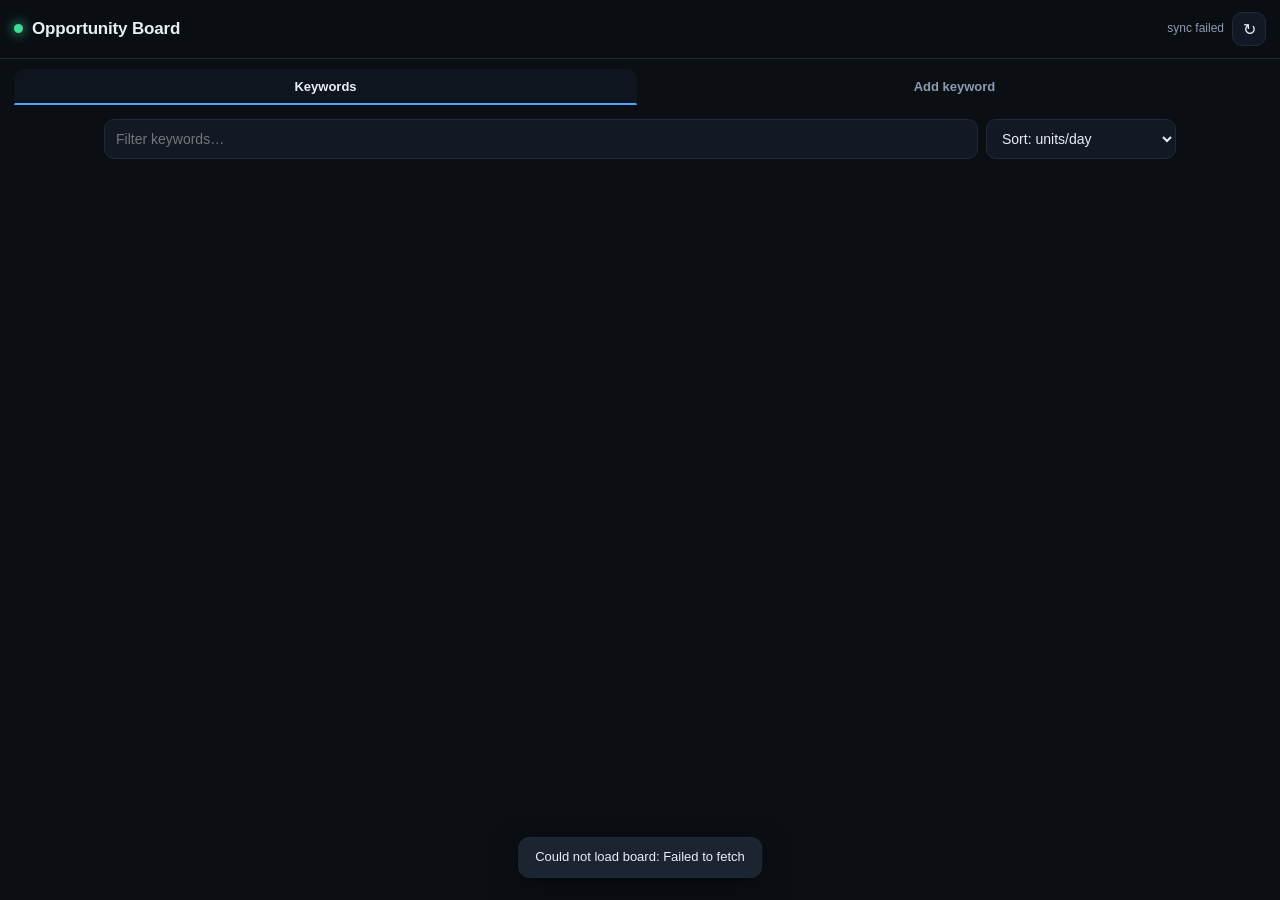
<file: docs/index.html>
<!DOCTYPE html>
<html lang="en">
<head>
<meta charset="utf-8" />
<meta name="viewport" content="width=device-width, initial-scale=1, viewport-fit=cover" />
<meta name="theme-color" content="#0b0f14" />
<title>eBay Opportunity Board</title>
<link rel="icon" href="data:image/svg+xml,<svg xmlns='http://www.w3.org/2000/svg' viewBox='0 0 32 32'><circle cx='16' cy='16' r='13' fill='%233ddc97'/></svg>" />
<link rel="stylesheet" href="style.css" />
</head>
<body>
<header class="bar">
  <div class="brand">
    <span class="dot"></span>
    <h1>Opportunity Board</h1>
  </div>
  <div class="bar-right">
    <span id="sync" class="muted small">loading…</span>
    <button id="refresh" class="icon" title="Refresh">↻</button>
  </div>
</header>

<nav class="tabs">
  <button class="tab active" data-view="board">Keywords</button>
  <button class="tab" data-view="add">Add keyword</button>
</nav>

<main>
  <!-- ───────────────────────── keyword leaderboard ───────────────────────── -->
  <section id="view-board" class="view">
    <div class="controls">
      <input id="kw-filter" type="search" placeholder="Filter keywords…" autocomplete="off" />
      <select id="board-sort">
        <option value="units_per_day">Sort: units/day</option>
        <option value="total_units">Sort: lifetime units</option>
        <option value="attrition">Sort: attrition</option>
        <option value="median_price">Sort: median price</option>
        <option value="keyword">Sort: A–Z</option>
      </select>
    </div>
    <p class="hint" id="board-hint"></p>
    <div id="board" class="board"></div>
    <div id="board-empty" class="empty hidden">
      <p class="empty-title">No keywords yet</p>
      <p class="muted">Add one in the <b>Add keyword</b> tab. The crawler picks it up on the next lap.</p>
    </div>
  </section>

  <!-- ───────────────────────── keyword detail ───────────────────────── -->
  <section id="view-detail" class="view hidden">
    <button id="back" class="back">← Keywords</button>
    <h2 id="d-kw" class="d-title"></h2>
    <div id="d-stats" class="stats"></div>
    <div class="controls">
      <input id="item-filter" type="search" placeholder="Filter listings…" autocomplete="off" />
      <select id="item-sort">
        <option value="units_badge">Sort: units sold</option>
        <option value="watchers">Sort: watchers</option>
        <option value="price_asc">Sort: price ↑</option>
        <option value="price_desc">Sort: price ↓</option>
        <option value="last_seen">Sort: last seen</option>
      </select>
    </div>
    <div id="items" class="grid"></div>
    <div id="items-empty" class="empty hidden">
      <p class="empty-title">No listings stored yet</p>
      <p class="muted">This keyword is queued. Rows appear after the next crawl lap.</p>
    </div>
  </section>

  <!-- ───────────────────────── add keyword ───────────────────────── -->
  <section id="view-add" class="view hidden">
    <form id="add-form" class="card form">
      <label>Keyword
        <input name="keyword" required placeholder="e.g. funny tshirt" autocomplete="off" />
      </label>
      <div class="row">
        <label>Depth (pages × 60)
          <input name="depth" type="number" value="10" min="1" max="40" />
        </label>
        <label>Re-crawl every
          <select name="interval">
            <option value="24">24 hours</option>
            <option value="48" selected>48 hours</option>
            <option value="72">3 days</option>
            <option value="168">7 days</option>
          </select>
        </label>
      </div>
      <label id="token-row">Write token
        <input name="token" type="password" placeholder="paste once, stored on this device" autocomplete="off" />
      </label>
      <button type="submit" class="primary">Queue keyword</button>
      <p id="add-msg" class="msg"></p>
    </form>

    <div class="card">
      <h3>What this board measures</h3>
      <ul class="notes">
        <li><b>Active market only</b> — New + Buy It Now, logged out. Sold search and auctions are out of scope.</li>
        <li><b>Units</b> come from eBay's <code>63+ sold</code> badges, which are a <i>floor</i>, not an exact count.</li>
        <li><b>units/day</b> needs two laps: it is the badge gain between runs divided by elapsed days.</li>
        <li><b>Volume gate</b> — a keyword with fewer than 10 badged listings is marked <i>unmeasured</i> and is never ranked.</li>
        <li><b>Attrition</b> — share of last lap's listings that vanished from this lap. High attrition plus low units means the niche churns.</li>
      </ul>
    </div>

    <div class="card">
      <h3>Manage keywords</h3>
      <div id="manage" class="manage"></div>
    </div>
  </section>
</main>

<footer class="foot">
  <span id="foot-note" class="muted small"></span>
</footer>

<div id="toast" class="toast hidden"></div>
<script src="config.js"></script>
<script src="app.js"></script>
</body>
</html>
</file>
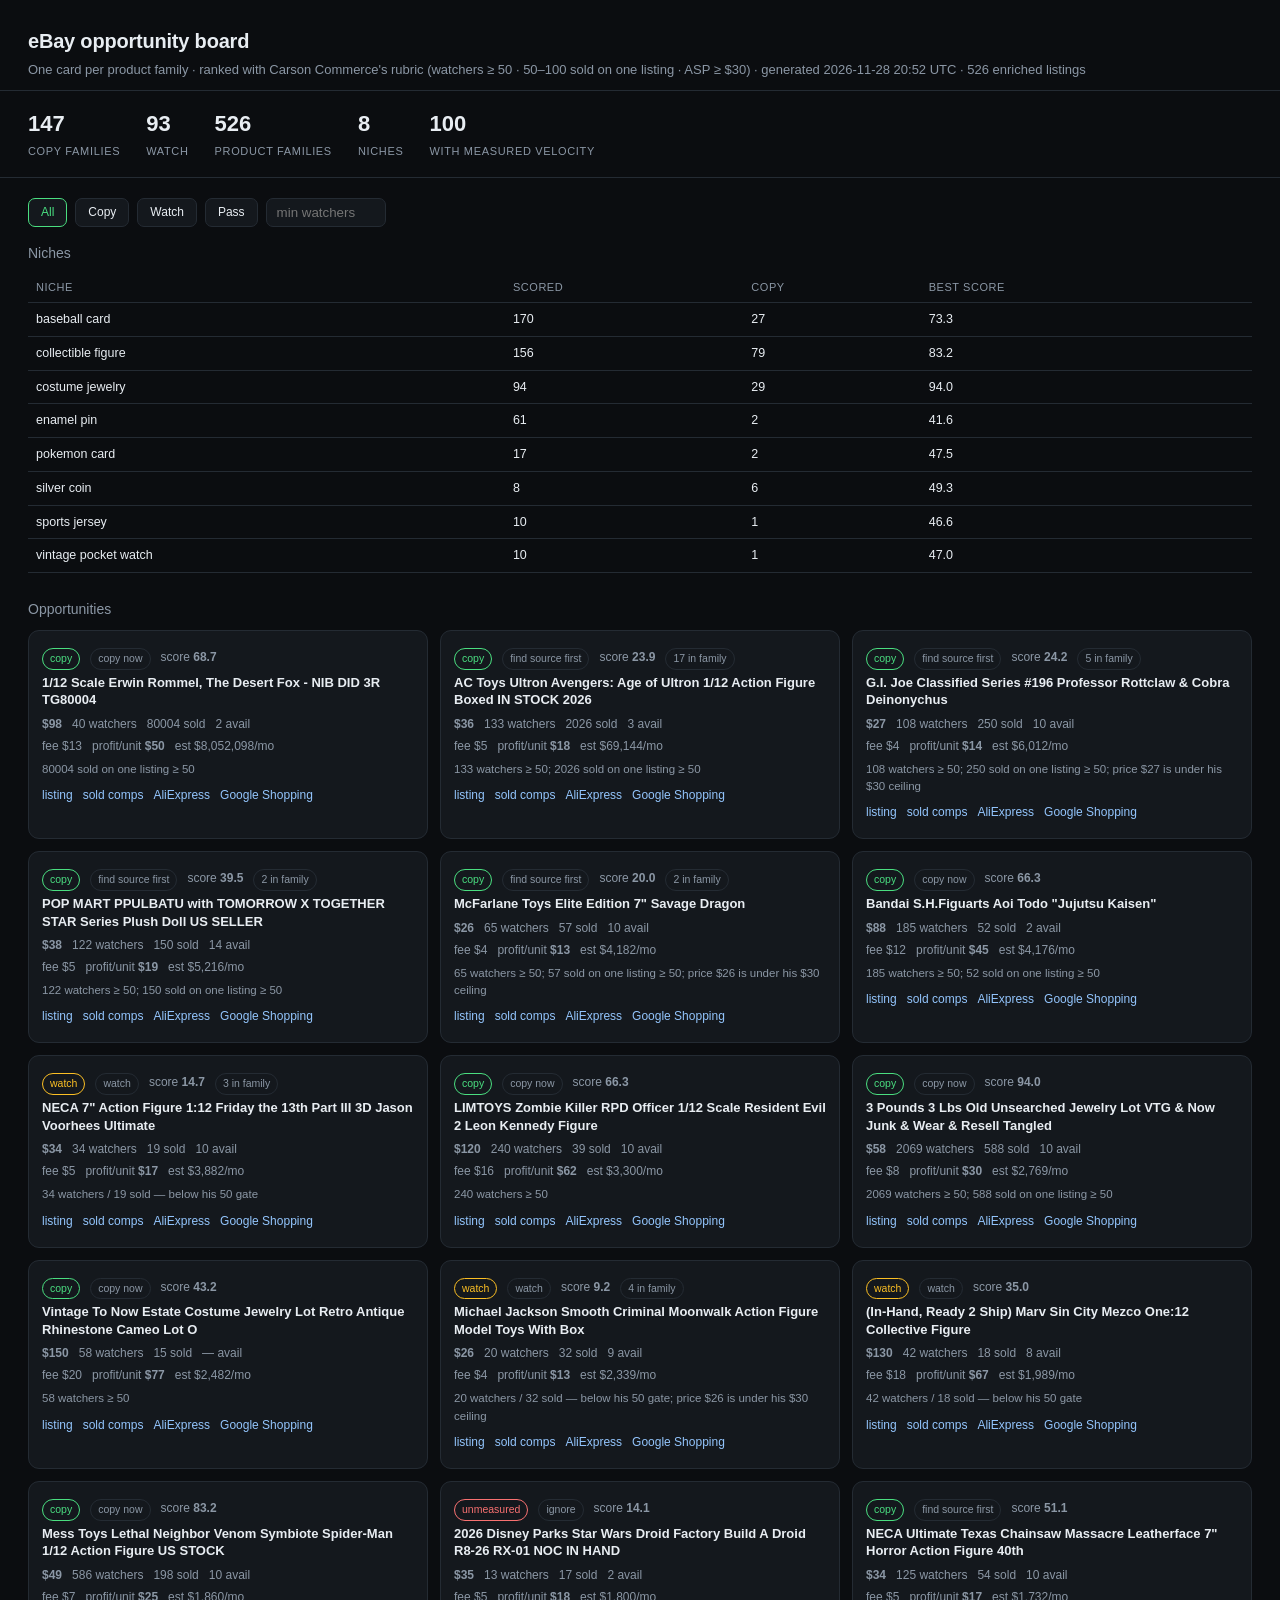
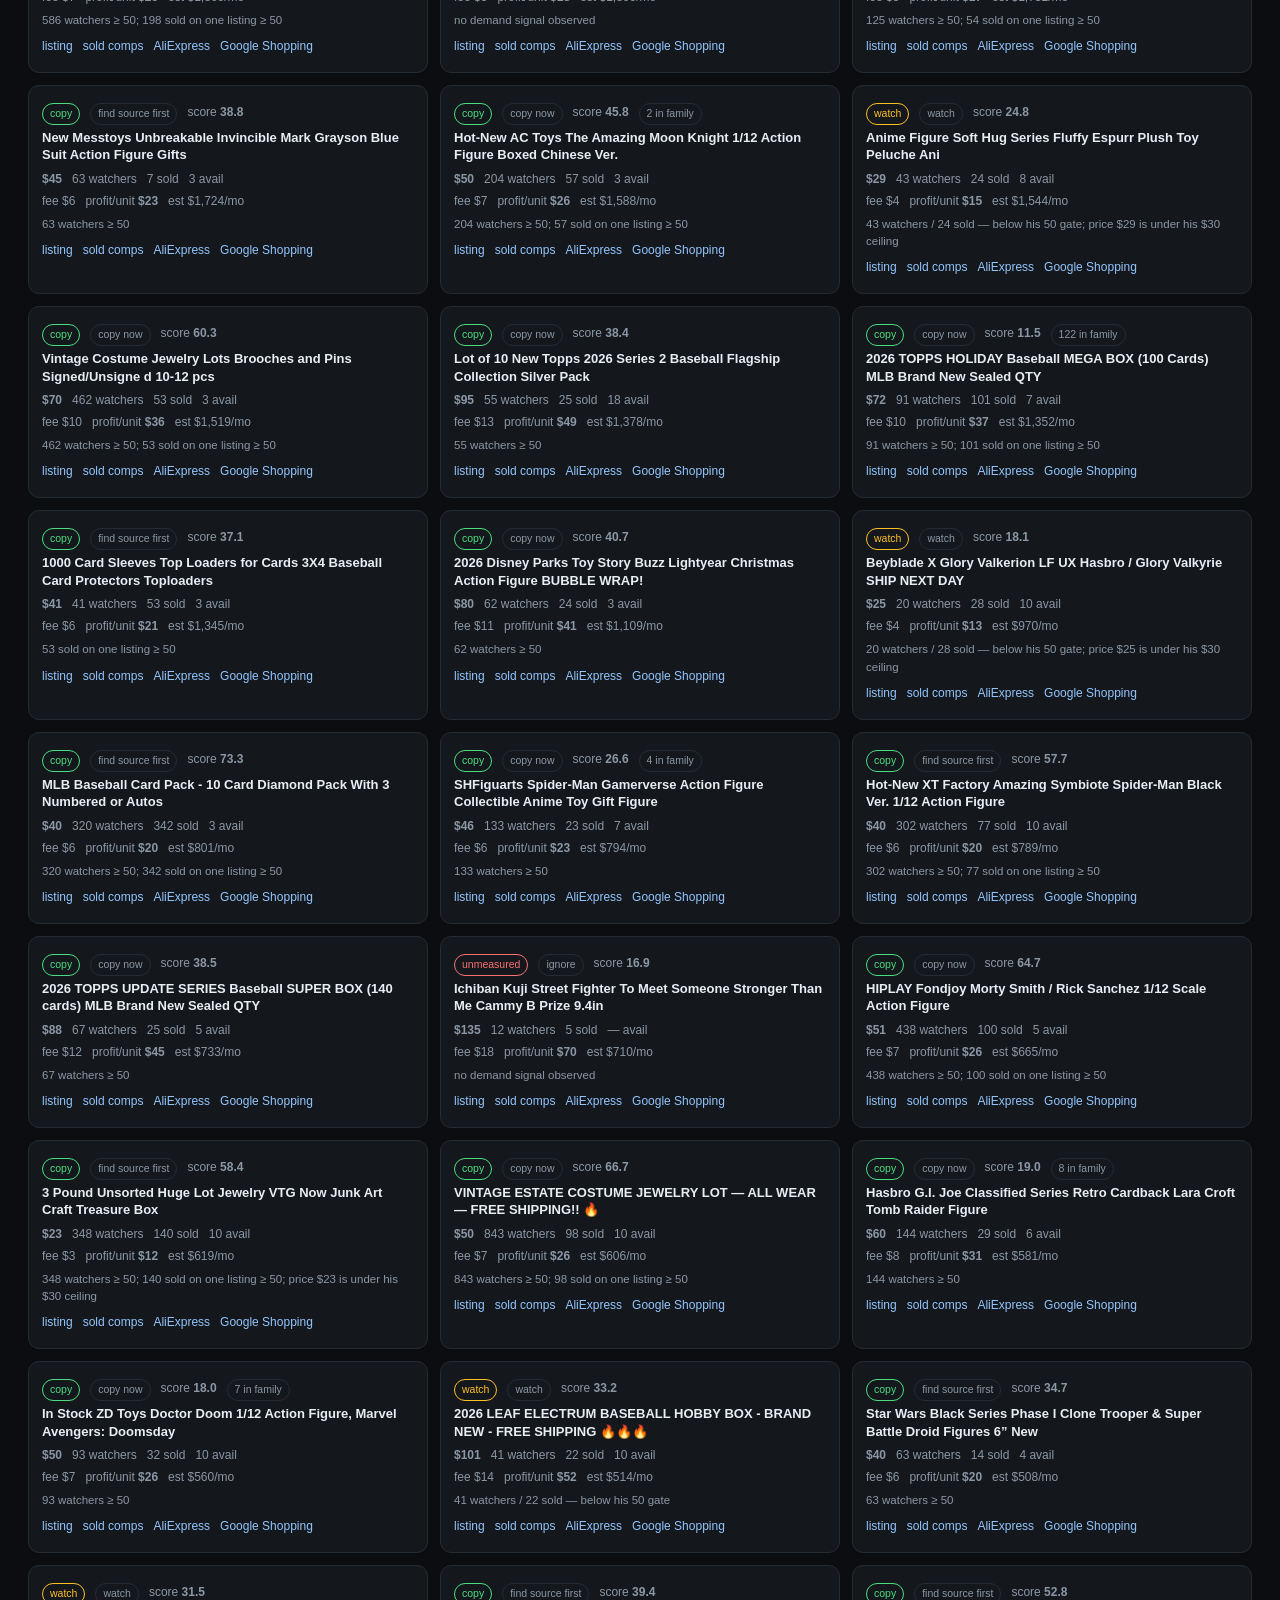
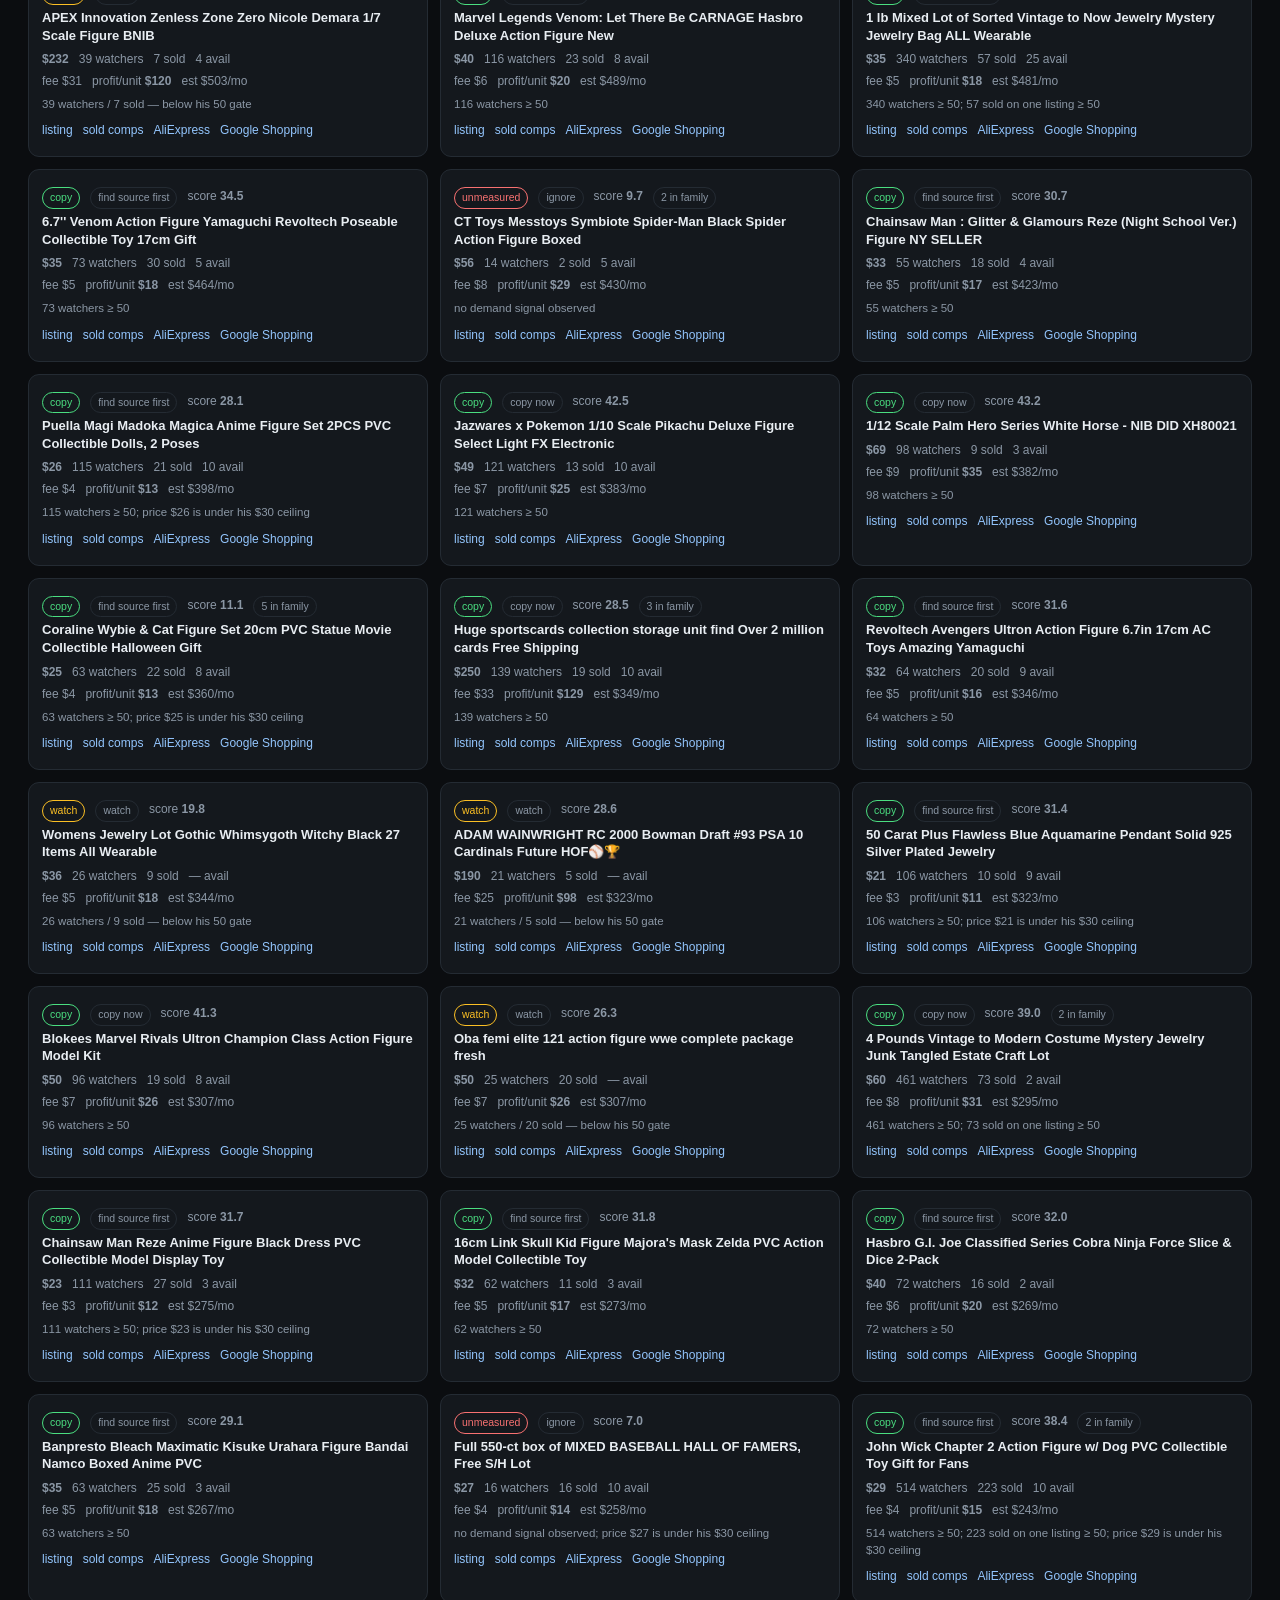
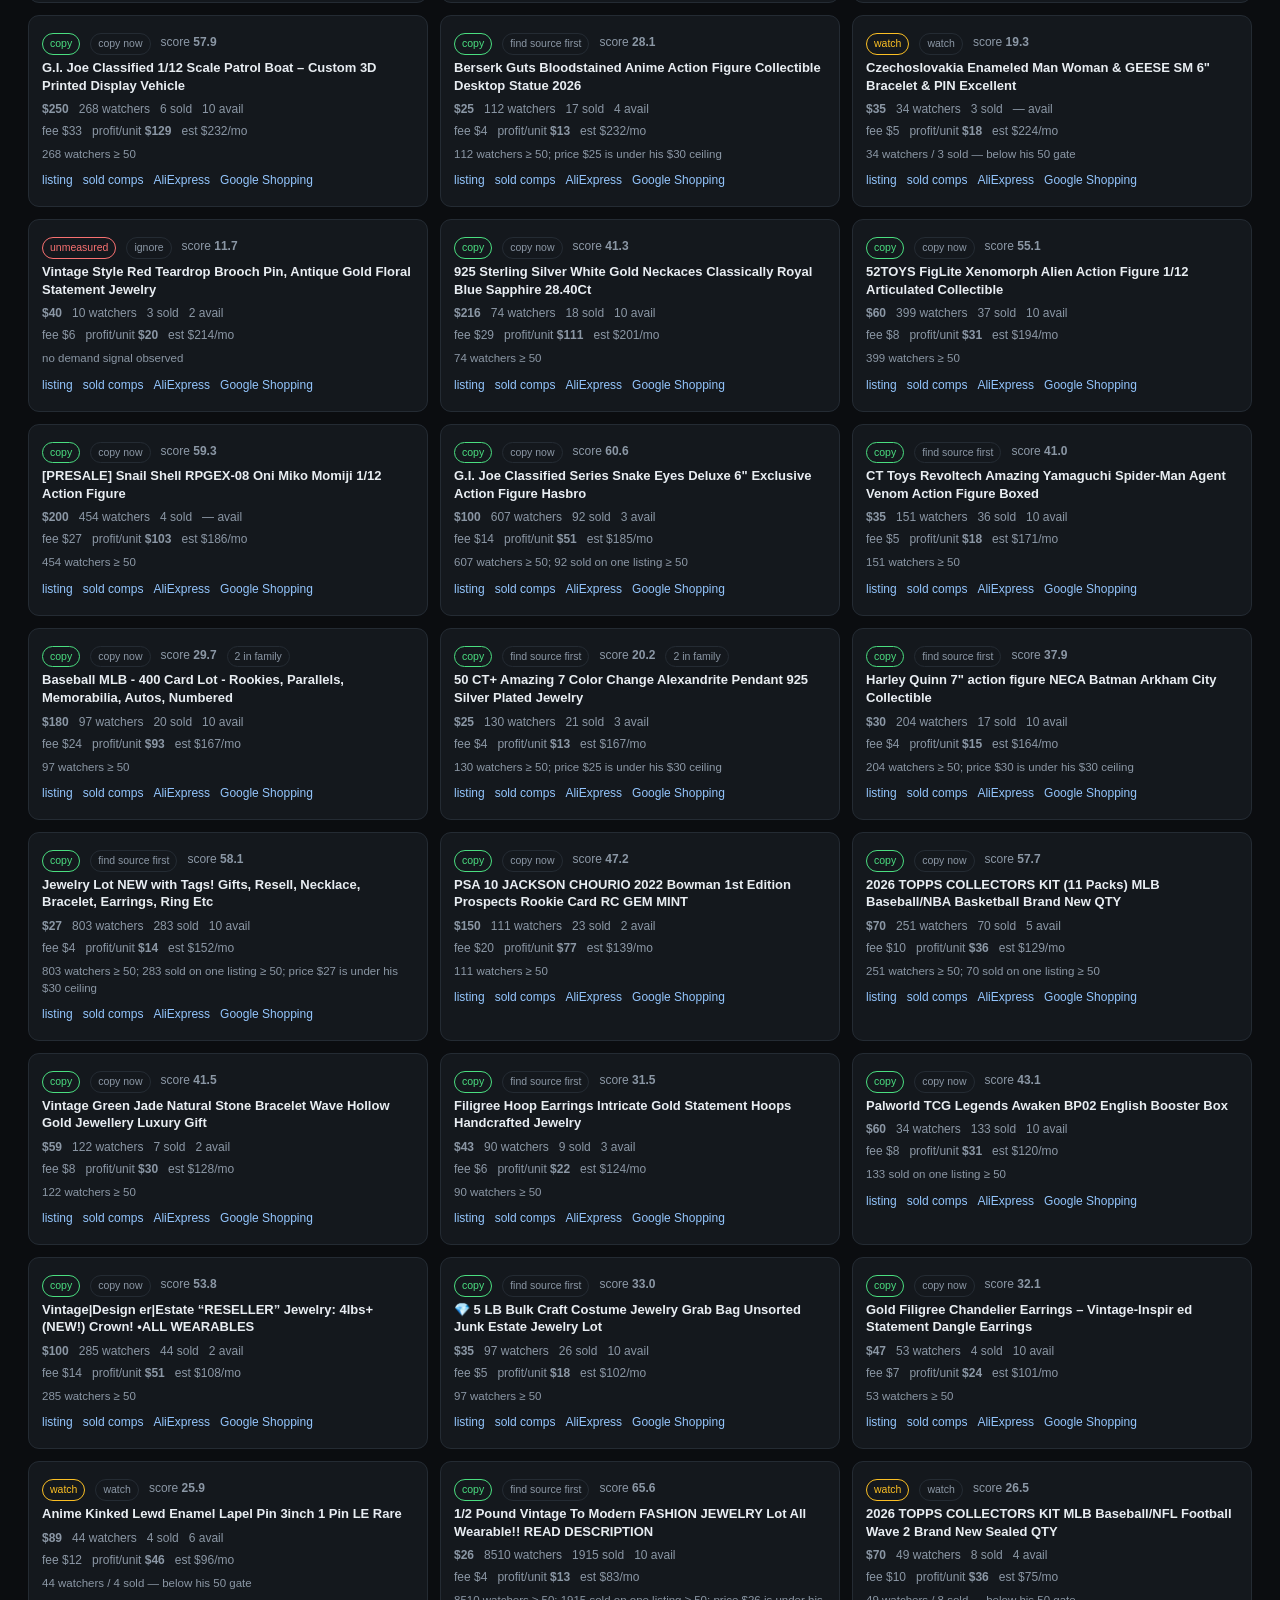
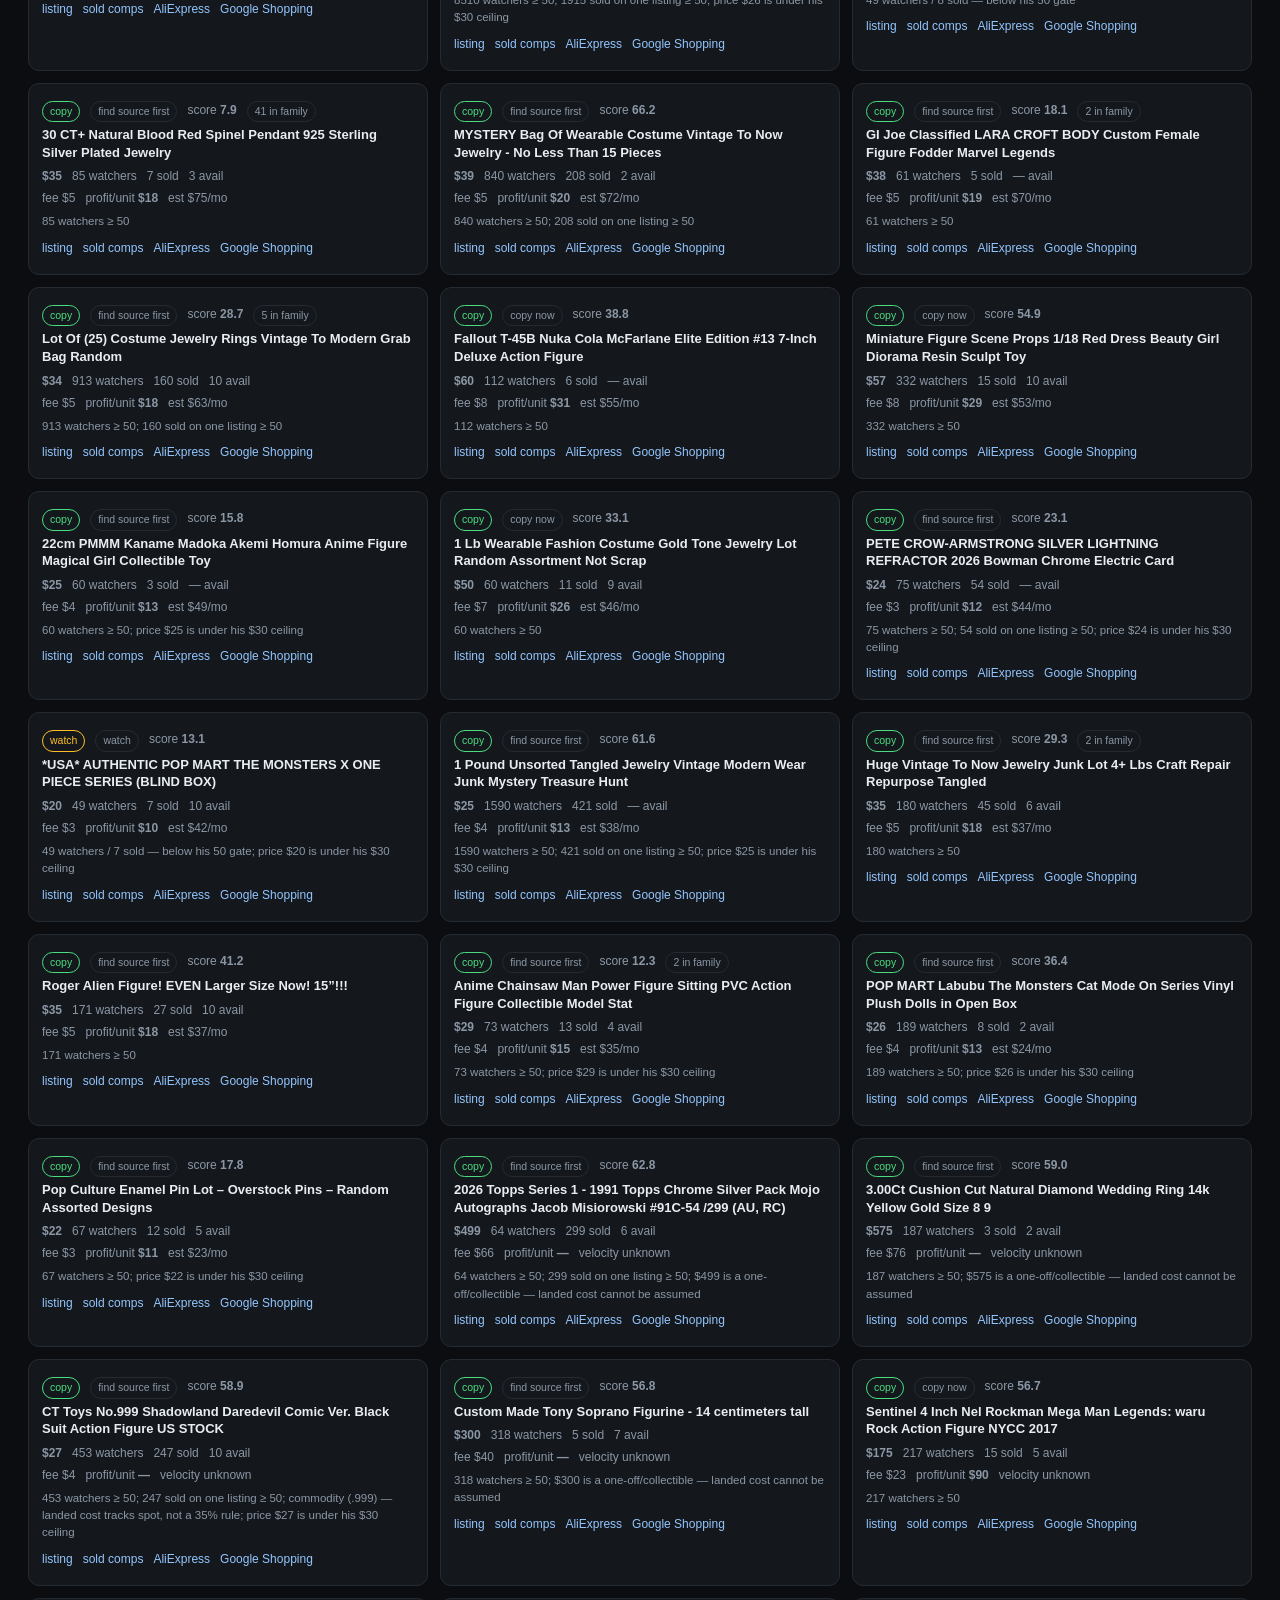
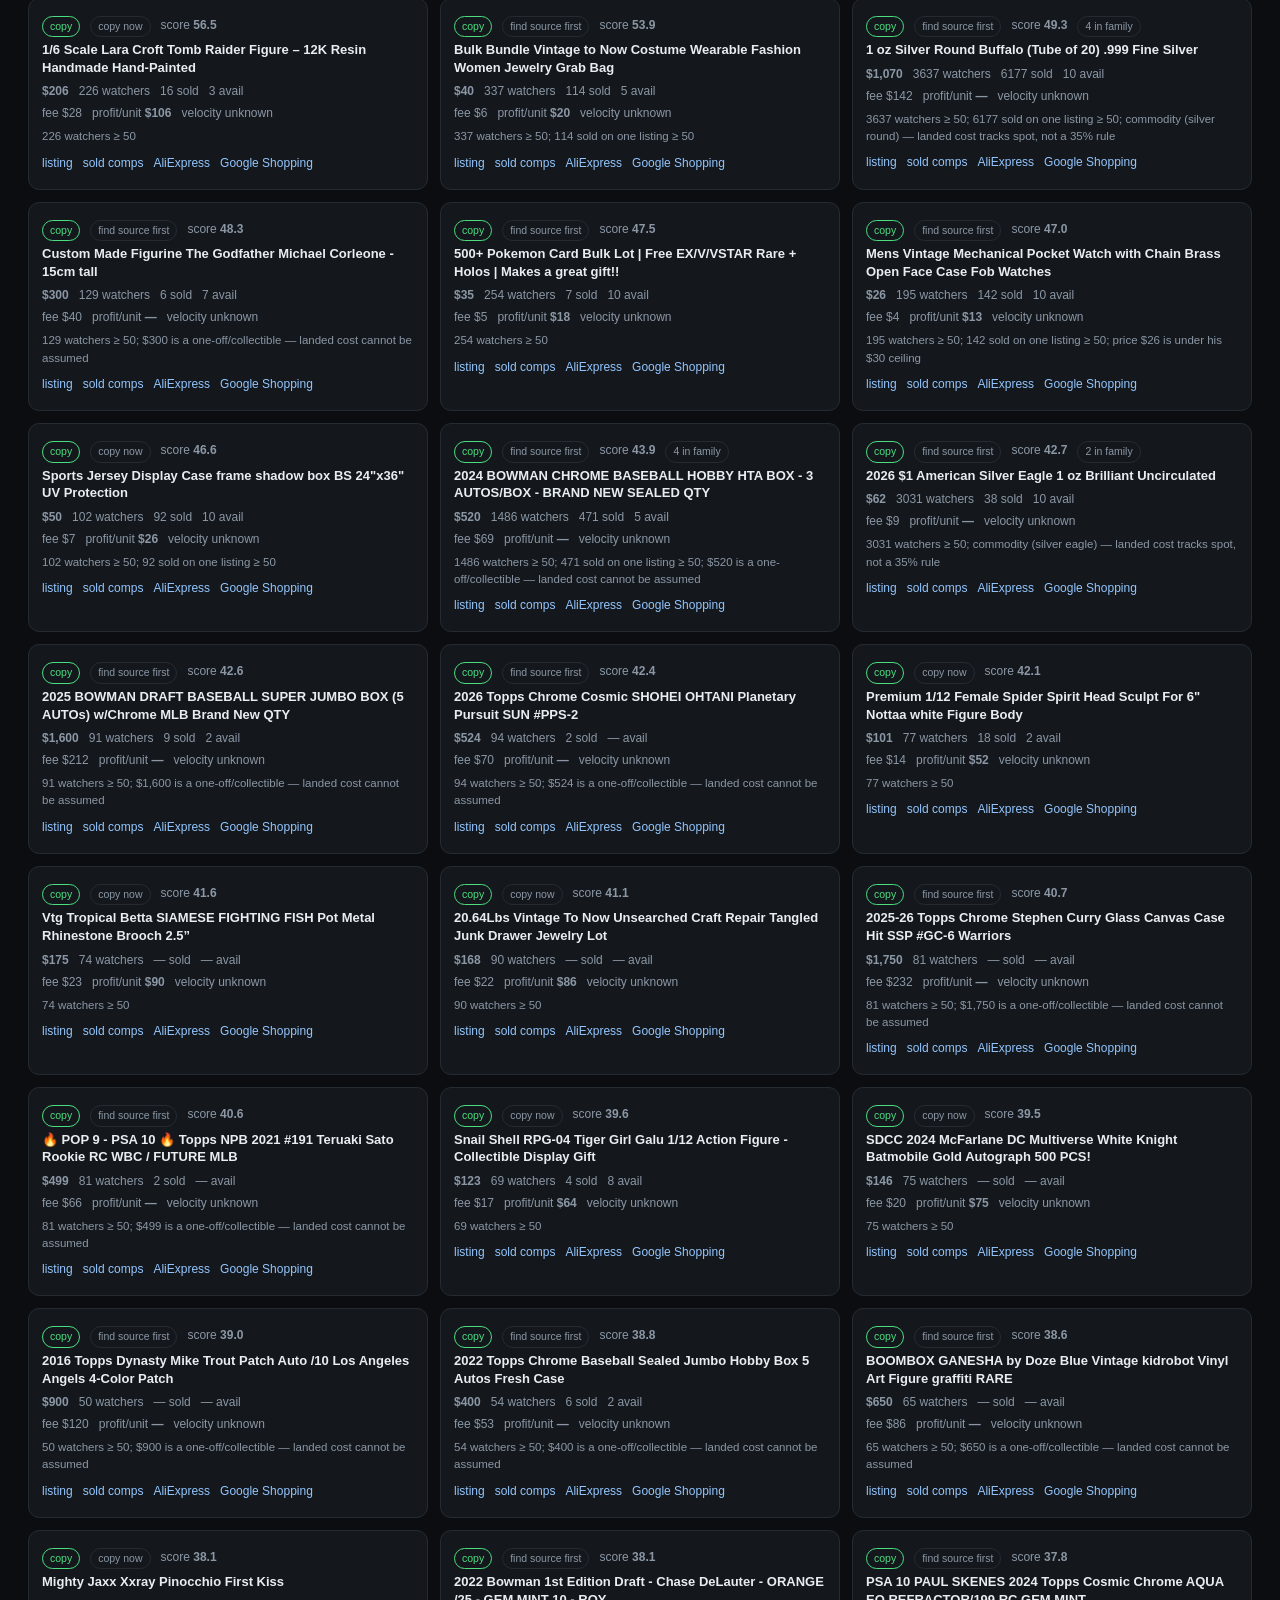
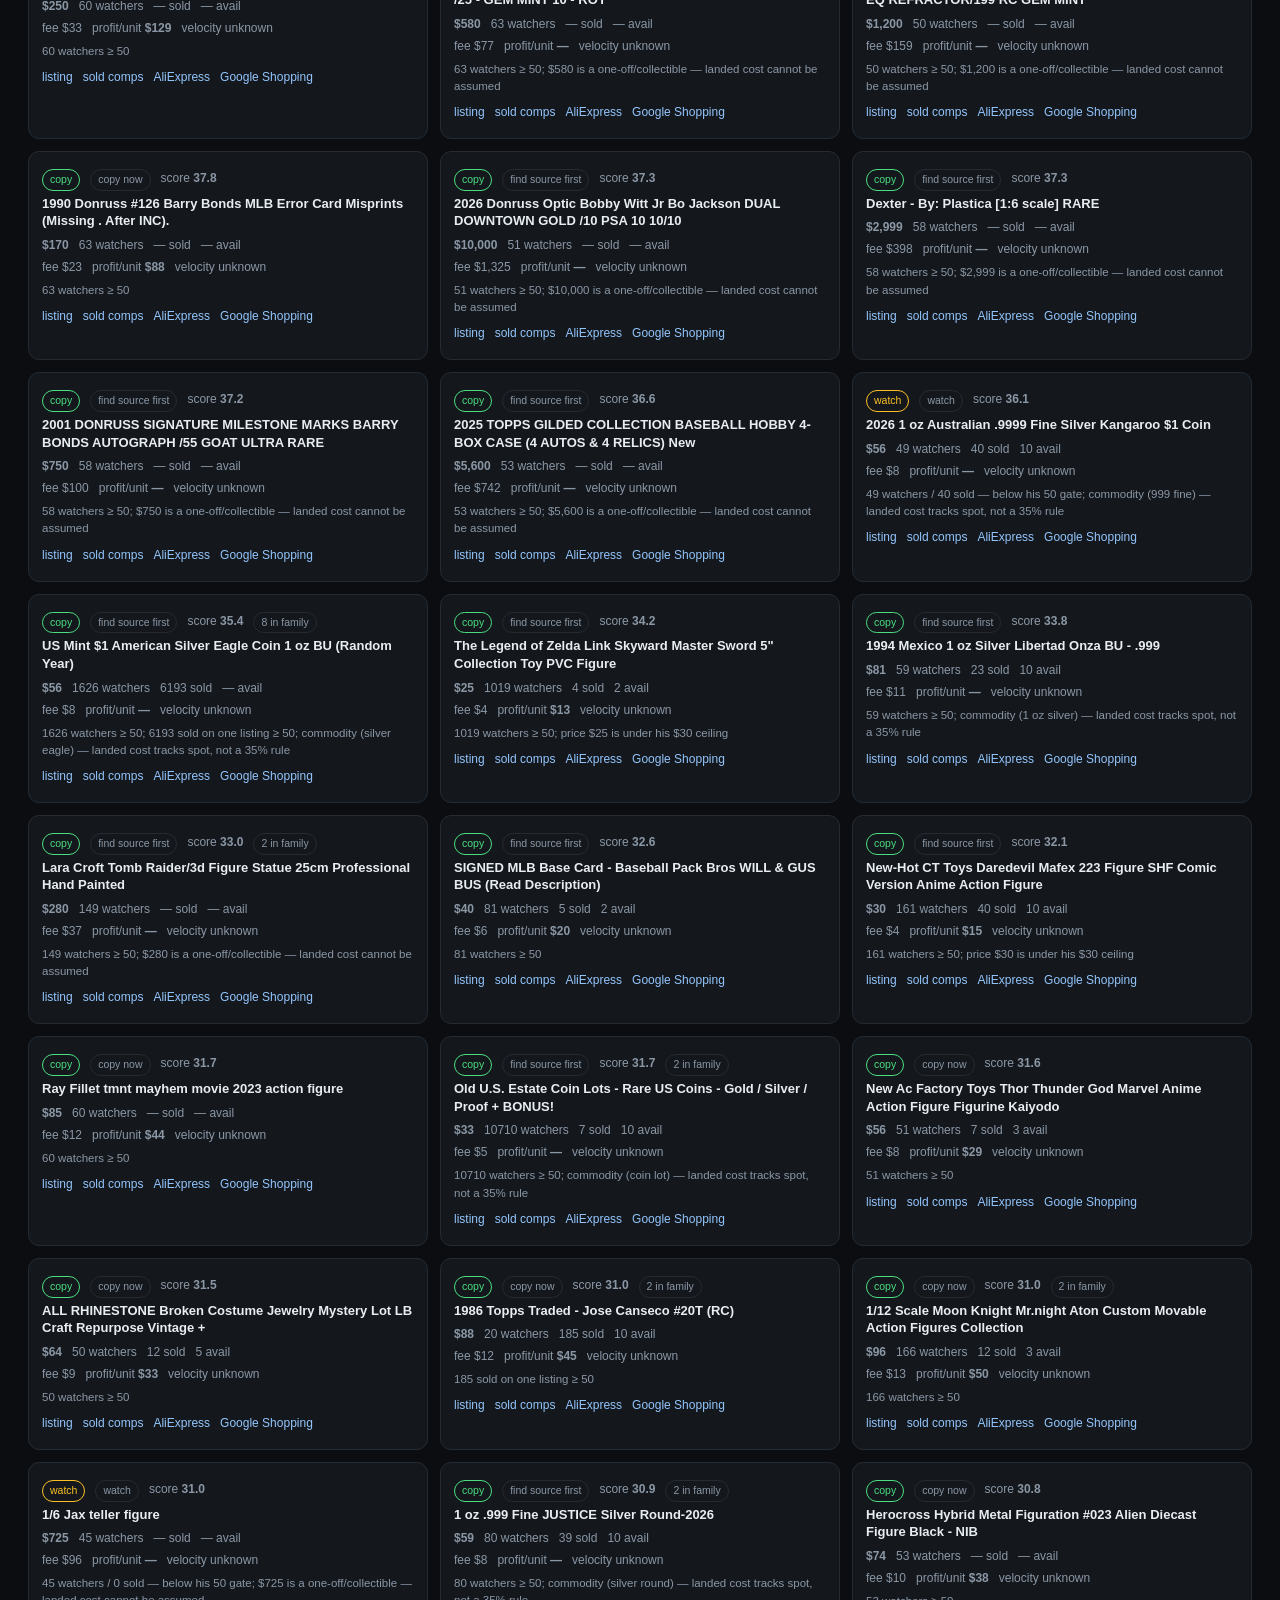
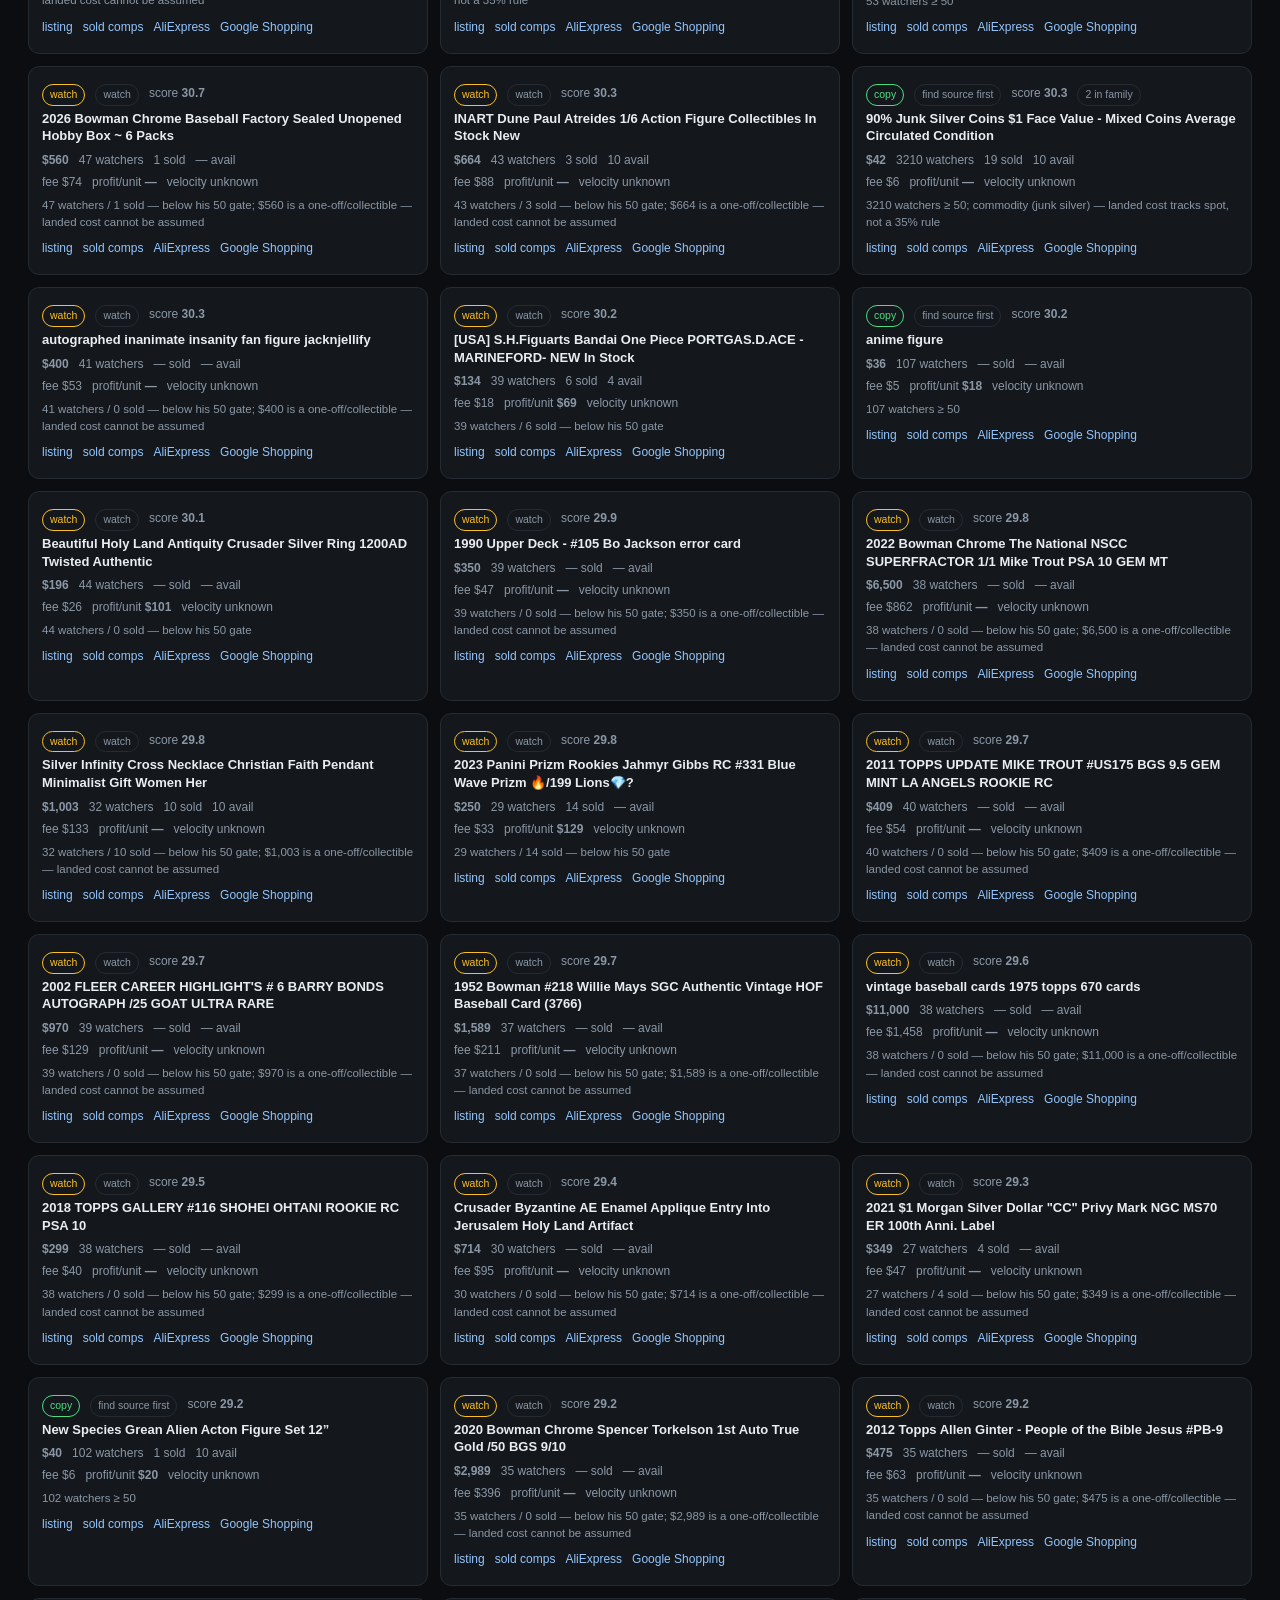
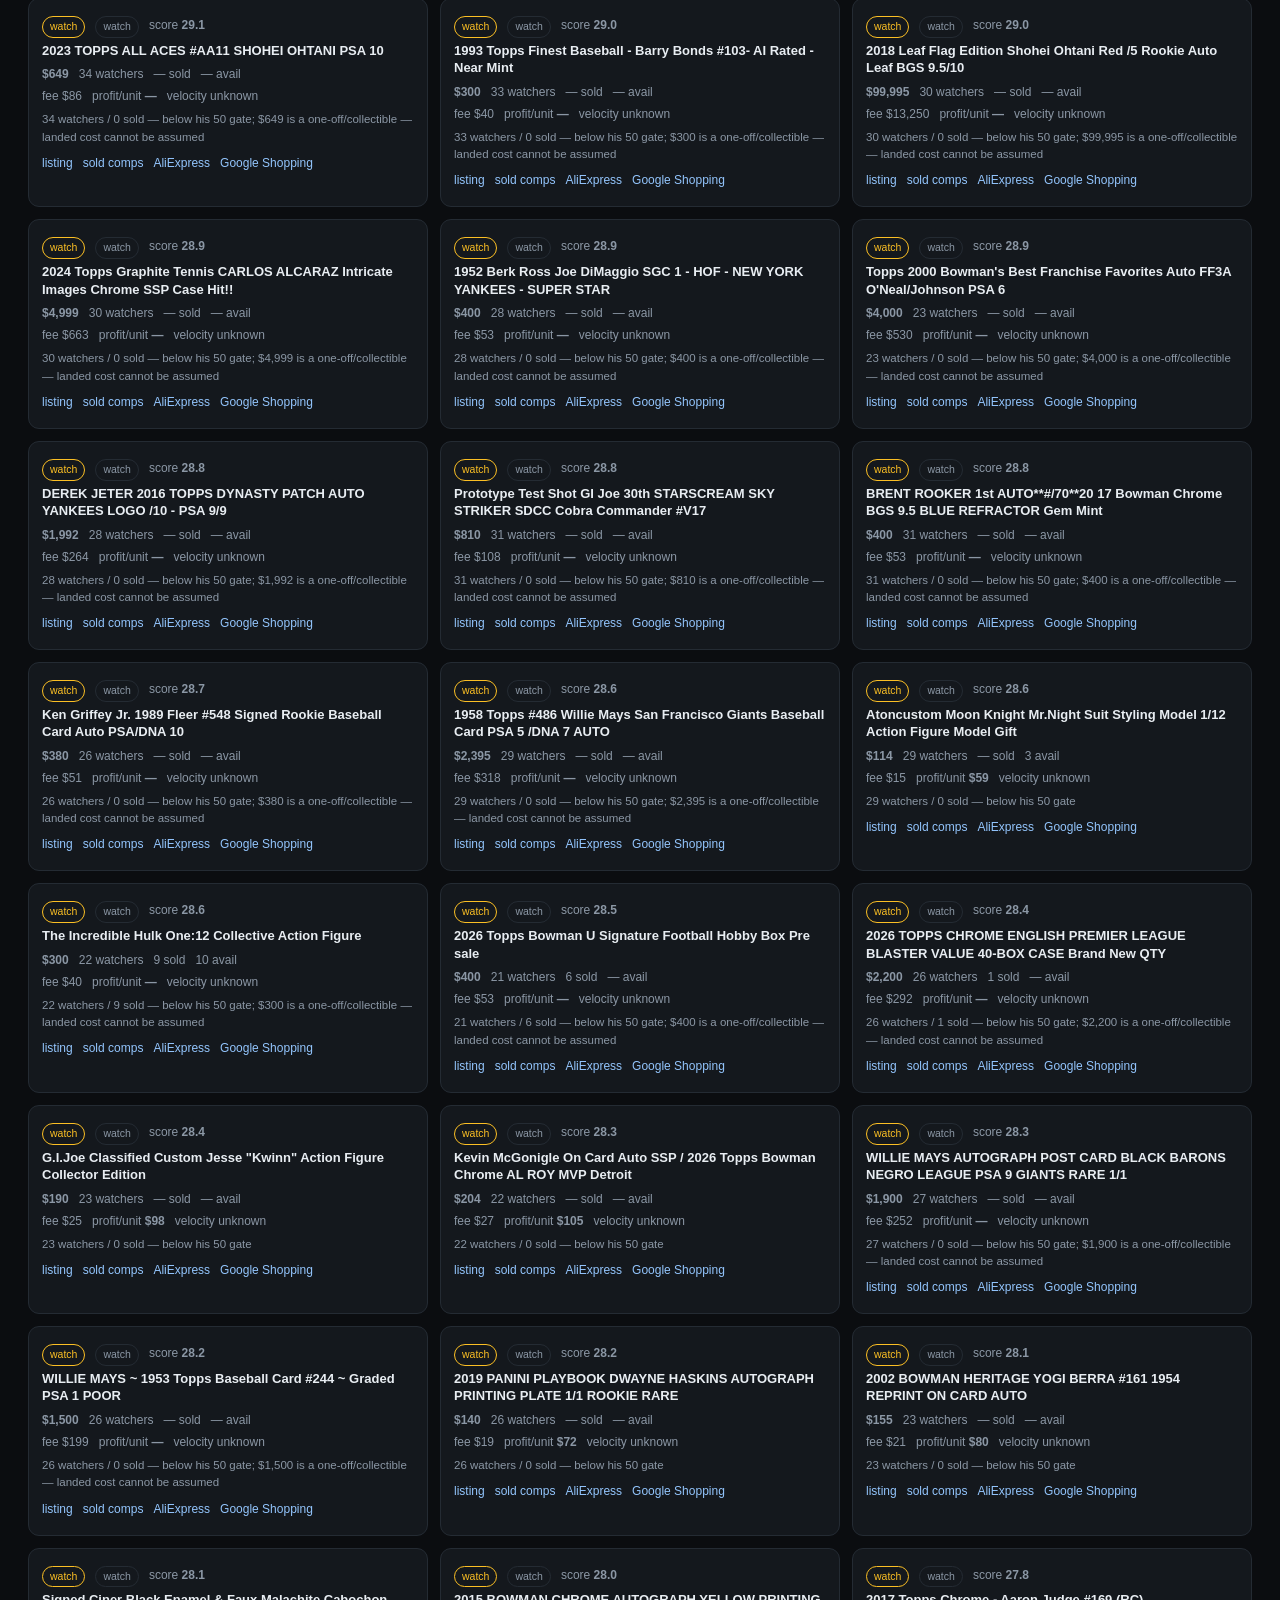
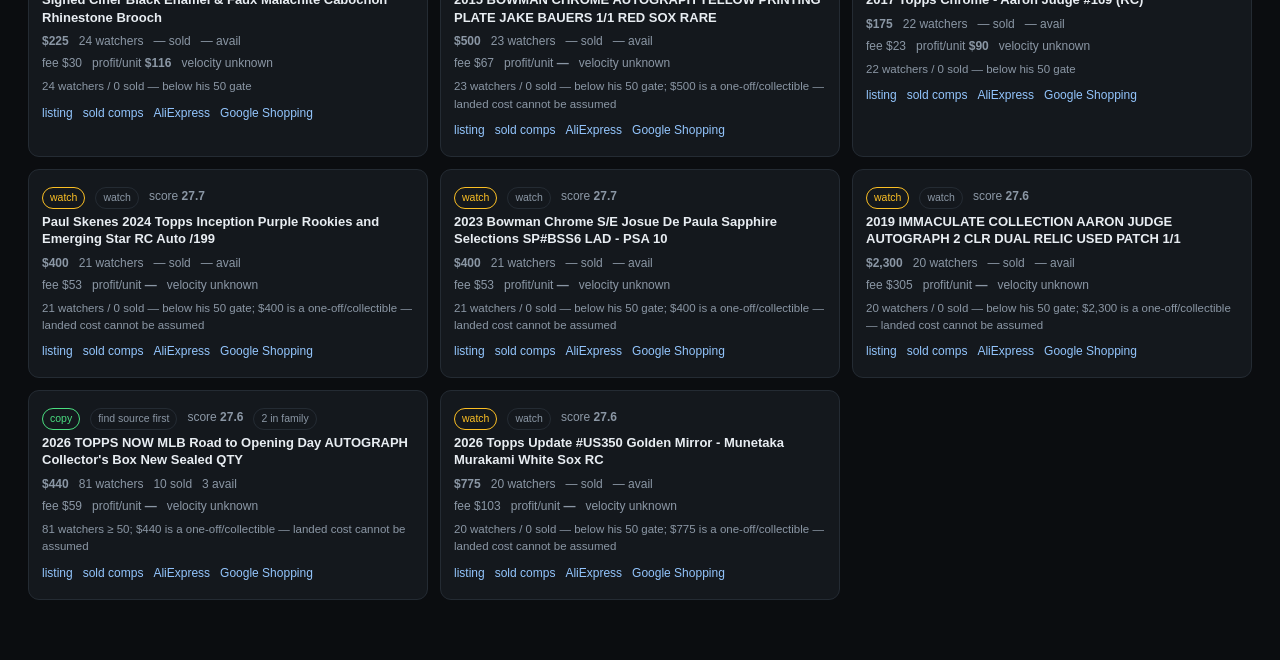
<file: docs/opportunities.html>
<!doctype html><html lang="en"><head><meta charset="utf-8">
<meta name="viewport" content="width=device-width,initial-scale=1">
<title>eBay opportunities — Carson rubric</title><style>
:root{--bg:#0b0d10;--card:#14181d;--line:#242b33;--fg:#e8edf2;--mut:#8b97a5;--accent:#4ade80;--warn:#fbbf24;--bad:#f87171}
*{box-sizing:border-box}body{margin:0;background:var(--bg);color:var(--fg);font:14px/1.5 -apple-system,BlinkMacSystemFont,"Segoe UI",Roboto,sans-serif}
header{padding:26px 28px 10px;border-bottom:1px solid var(--line)}
h1{margin:0 0 4px;font-size:20px;letter-spacing:-.2px}
.sub{color:var(--mut);font-size:13px}
.kpis{display:flex;gap:26px;padding:16px 28px;border-bottom:1px solid var(--line);flex-wrap:wrap}
.kpi b{display:block;font-size:22px}.kpi span{color:var(--mut);font-size:11px;text-transform:uppercase;letter-spacing:.06em}
main{padding:20px 28px 60px;max-width:1400px}
.bar{display:flex;gap:8px;margin-bottom:16px;flex-wrap:wrap}
button{background:var(--card);color:var(--fg);border:1px solid var(--line);padding:6px 12px;border-radius:7px;cursor:pointer;font-size:12px}
button.on{border-color:var(--accent);color:var(--accent)}
table{width:100%;border-collapse:collapse;font-size:12.5px;margin-bottom:26px}
th,td{text-align:left;padding:7px 8px;border-bottom:1px solid var(--line);vertical-align:top}
th{color:var(--mut);font-weight:500;font-size:11px;text-transform:uppercase;letter-spacing:.05em}
.grid{display:grid;grid-template-columns:repeat(auto-fill,minmax(330px,1fr));gap:12px}
.card{background:var(--card);border:1px solid var(--line);border-radius:11px;padding:13px}
.card h3{margin:0 0 6px;font-size:13px;line-height:1.35;font-weight:600}
.row{display:flex;gap:10px;flex-wrap:wrap;color:var(--mut);font-size:12px;margin:4px 0}
.pill{font-size:10.5px;padding:2px 7px;border-radius:20px;border:1px solid var(--line)}
.copy{color:var(--accent);border-color:var(--accent)}.watch{color:var(--warn);border-color:var(--warn)}
.pass,.unmeasured{color:var(--bad);border-color:var(--bad)}
.why{color:var(--mut);font-size:11.5px;margin-top:6px}
a{color:#93c5fd;text-decoration:none}a:hover{text-decoration:underline}
.empty{color:var(--mut);padding:30px 0}
</style></head><body>
<header><h1>eBay opportunity board</h1>
<div class="sub">One card per product family · ranked with Carson Commerce's rubric (watchers ≥ 50 · 50–100 sold on one listing · ASP ≥ $30)
· generated 2026-11-28 20:52 UTC · 526 enriched listings</div></header>
<div class="kpis">
  <div class="kpi"><b>147</b><span>copy families</span></div>
  <div class="kpi"><b>93</b><span>watch</span></div>
  <div class="kpi"><b>526</b><span>product families</span></div>
  <div class="kpi"><b>8</b><span>niches</span></div>
  <div class="kpi"><b>100</b><span>with measured velocity</span></div>
</div>
<main>
<div class="bar">
  <button class="on" data-f="all">All</button>
  <button data-f="copy">Copy</button>
  <button data-f="watch">Watch</button>
  <button data-f="pass">Pass</button>
  <input id="minw" placeholder="min watchers" style="background:var(--card);border:1px solid var(--line);color:var(--fg);border-radius:7px;padding:6px 10px;width:120px">
</div>
<h2 style="font-size:14px;color:var(--mut);font-weight:500;margin:0 0 8px">Niches</h2>
<table><thead><tr><th>niche</th><th>scored</th><th>copy</th><th>best score</th></tr></thead><tbody>
<tr><td>baseball card</td><td>170</td><td>27</td><td>73.3</td></tr><tr><td>collectible figure</td><td>156</td><td>79</td><td>83.2</td></tr><tr><td>costume jewelry</td><td>94</td><td>29</td><td>94.0</td></tr><tr><td>enamel pin</td><td>61</td><td>2</td><td>41.6</td></tr><tr><td>pokemon card</td><td>17</td><td>2</td><td>47.5</td></tr><tr><td>silver coin</td><td>8</td><td>6</td><td>49.3</td></tr><tr><td>sports jersey</td><td>10</td><td>1</td><td>46.6</td></tr><tr><td>vintage pocket watch</td><td>10</td><td>1</td><td>47.0</td></tr>
</tbody></table>
<h2 style="font-size:14px;color:var(--mut);font-weight:500;margin:0 0 10px">Opportunities</h2>
<div class="grid" id="grid">
    <div class="card" data-verdict="copy" data-niche="collectible figure" data-watch="40">
      <div class="row"><span class="pill copy">copy</span>
        <span class="pill">copy now</span>
        <span>score <b>68.7</b></span>
        </div>
      <h3>1/12 Scale Erwin Rommel, The Desert Fox - NIB DID 3R TG80004</h3>
      <div class="row">
        <span><b>$98</b></span>
        <span>40 watchers</span>
        <span>80004 sold</span>
        <span>2 avail</span>
      </div>
      <div class="row">
        <span>fee $13</span>
        <span>profit/unit <b>$50</b></span>
        <span>est $8,052,098/mo</span>
      </div>
      <div class="why">80004 sold on one listing ≥ 50</div>
      <div class="row" style="margin-top:8px"><a href="https://www.ebay.com/itm/227487653750" target="_blank" rel="noopener">listing</a><a href="https://www.ebay.com/sch/i.html?_nkw=1%2F12+Scale+Erwin+Rommel%2C+The+Desert+Fox+-+NIB+DID+3R+TG80004&LH_Sold=1&LH_Complete=1" target="_blank" rel="noopener">sold comps</a><a href="https://www.aliexpress.com/w/wholesale-1%2F12+Scale+Erwin+Rommel%2C+The+Desert+Fox+-+NIB+DID+3R+TG80004.html" target="_blank" rel="noopener">AliExpress</a><a href="https://www.google.com/search?tbm=shop&q=1%2F12+Scale+Erwin+Rommel%2C+The+Desert+Fox+-+NIB+DID+3R+TG80004" target="_blank" rel="noopener">Google Shopping</a></div>
    </div>
    <div class="card" data-verdict="copy" data-niche="collectible figure" data-watch="133">
      <div class="row"><span class="pill copy">copy</span>
        <span class="pill">find source first</span>
        <span>score <b>23.9</b></span>
        <span class="pill">17 in family</span></div>
      <h3>AC Toys Ultron Avengers: Age of Ultron 1/12 Action Figure Boxed IN STOCK 2026</h3>
      <div class="row">
        <span><b>$36</b></span>
        <span>133 watchers</span>
        <span>2026 sold</span>
        <span>3 avail</span>
      </div>
      <div class="row">
        <span>fee $5</span>
        <span>profit/unit <b>$18</b></span>
        <span>est $69,144/mo</span>
      </div>
      <div class="why">133 watchers ≥ 50; 2026 sold on one listing ≥ 50</div>
      <div class="row" style="margin-top:8px"><a href="https://www.ebay.com/itm/377626996007" target="_blank" rel="noopener">listing</a><a href="https://www.ebay.com/sch/i.html?_nkw=AC+Toys+Ultron+Avengers%3A+Age+of+Ultron+1%2F12+Action+Figure+Boxed+IN+STOCK+2026&LH_Sold=1&LH_Complete=1" target="_blank" rel="noopener">sold comps</a><a href="https://www.aliexpress.com/w/wholesale-AC+Toys+Ultron+Avengers%3A+Age+of+Ultron+1%2F12+Action+Figure+Boxed+IN+STOCK+2026.html" target="_blank" rel="noopener">AliExpress</a><a href="https://www.google.com/search?tbm=shop&q=AC+Toys+Ultron+Avengers%3A+Age+of+Ultron+1%2F12+Action+Figure+Boxed+IN+STOCK+2026" target="_blank" rel="noopener">Google Shopping</a></div>
    </div>
    <div class="card" data-verdict="copy" data-niche="collectible figure" data-watch="108">
      <div class="row"><span class="pill copy">copy</span>
        <span class="pill">find source first</span>
        <span>score <b>24.2</b></span>
        <span class="pill">5 in family</span></div>
      <h3>G.I. Joe Classified Series #196 Professor Rottclaw &amp; Cobra Deinonychus</h3>
      <div class="row">
        <span><b>$27</b></span>
        <span>108 watchers</span>
        <span>250 sold</span>
        <span>10 avail</span>
      </div>
      <div class="row">
        <span>fee $4</span>
        <span>profit/unit <b>$14</b></span>
        <span>est $6,012/mo</span>
      </div>
      <div class="why">108 watchers ≥ 50; 250 sold on one listing ≥ 50; price $27 is under his $30 ceiling</div>
      <div class="row" style="margin-top:8px"><a href="https://www.ebay.com/itm/206464543746" target="_blank" rel="noopener">listing</a><a href="https://www.ebay.com/sch/i.html?_nkw=G.I.+Joe+Classified+Series+%23196+Professor+Rottclaw+%26+Cobra+Deinonychus&LH_Sold=1&LH_Complete=1" target="_blank" rel="noopener">sold comps</a><a href="https://www.aliexpress.com/w/wholesale-G.I.+Joe+Classified+Series+%23196+Professor+Rottclaw+%26+Cobra+Deinonychus.html" target="_blank" rel="noopener">AliExpress</a><a href="https://www.google.com/search?tbm=shop&q=G.I.+Joe+Classified+Series+%23196+Professor+Rottclaw+%26+Cobra+Deinonychus" target="_blank" rel="noopener">Google Shopping</a></div>
    </div>
    <div class="card" data-verdict="copy" data-niche="collectible figure" data-watch="122">
      <div class="row"><span class="pill copy">copy</span>
        <span class="pill">find source first</span>
        <span>score <b>39.5</b></span>
        <span class="pill">2 in family</span></div>
      <h3>POP MART PPULBATU with TOMORROW X TOGETHER STAR Series Plush Doll US SELLER</h3>
      <div class="row">
        <span><b>$38</b></span>
        <span>122 watchers</span>
        <span>150 sold</span>
        <span>14 avail</span>
      </div>
      <div class="row">
        <span>fee $5</span>
        <span>profit/unit <b>$19</b></span>
        <span>est $5,216/mo</span>
      </div>
      <div class="why">122 watchers ≥ 50; 150 sold on one listing ≥ 50</div>
      <div class="row" style="margin-top:8px"><a href="https://www.ebay.com/itm/800872992967" target="_blank" rel="noopener">listing</a><a href="https://www.ebay.com/sch/i.html?_nkw=POP+MART+PPULBATU+with+TOMORROW+X+TOGETHER+STAR+Series+Plush+Doll+US+SELLER&LH_Sold=1&LH_Complete=1" target="_blank" rel="noopener">sold comps</a><a href="https://www.aliexpress.com/w/wholesale-POP+MART+PPULBATU+with+TOMORROW+X+TOGETHER+STAR+Series+Plush+Doll+US+SELLER.html" target="_blank" rel="noopener">AliExpress</a><a href="https://www.google.com/search?tbm=shop&q=POP+MART+PPULBATU+with+TOMORROW+X+TOGETHER+STAR+Series+Plush+Doll+US+SELLER" target="_blank" rel="noopener">Google Shopping</a></div>
    </div>
    <div class="card" data-verdict="copy" data-niche="collectible figure" data-watch="65">
      <div class="row"><span class="pill copy">copy</span>
        <span class="pill">find source first</span>
        <span>score <b>20.0</b></span>
        <span class="pill">2 in family</span></div>
      <h3>McFarlane Toys Elite Edition 7&quot; Savage Dragon</h3>
      <div class="row">
        <span><b>$26</b></span>
        <span>65 watchers</span>
        <span>57 sold</span>
        <span>10 avail</span>
      </div>
      <div class="row">
        <span>fee $4</span>
        <span>profit/unit <b>$13</b></span>
        <span>est $4,182/mo</span>
      </div>
      <div class="why">65 watchers ≥ 50; 57 sold on one listing ≥ 50; price $26 is under his $30 ceiling</div>
      <div class="row" style="margin-top:8px"><a href="https://www.ebay.com/itm/206726328445" target="_blank" rel="noopener">listing</a><a href="https://www.ebay.com/sch/i.html?_nkw=McFarlane+Toys+Elite+Edition+7%22+Savage+Dragon&LH_Sold=1&LH_Complete=1" target="_blank" rel="noopener">sold comps</a><a href="https://www.aliexpress.com/w/wholesale-McFarlane+Toys+Elite+Edition+7%22+Savage+Dragon.html" target="_blank" rel="noopener">AliExpress</a><a href="https://www.google.com/search?tbm=shop&q=McFarlane+Toys+Elite+Edition+7%22+Savage+Dragon" target="_blank" rel="noopener">Google Shopping</a></div>
    </div>
    <div class="card" data-verdict="copy" data-niche="collectible figure" data-watch="185">
      <div class="row"><span class="pill copy">copy</span>
        <span class="pill">copy now</span>
        <span>score <b>66.3</b></span>
        </div>
      <h3>Bandai S.H.Figuarts Aoi Todo &quot;Jujutsu Kaisen&quot;</h3>
      <div class="row">
        <span><b>$88</b></span>
        <span>185 watchers</span>
        <span>52 sold</span>
        <span>2 avail</span>
      </div>
      <div class="row">
        <span>fee $12</span>
        <span>profit/unit <b>$45</b></span>
        <span>est $4,176/mo</span>
      </div>
      <div class="why">185 watchers ≥ 50; 52 sold on one listing ≥ 50</div>
      <div class="row" style="margin-top:8px"><a href="https://www.ebay.com/itm/880109246468" target="_blank" rel="noopener">listing</a><a href="https://www.ebay.com/sch/i.html?_nkw=Bandai+S.H.Figuarts+Aoi+Todo+%22Jujutsu+Kaisen%22&LH_Sold=1&LH_Complete=1" target="_blank" rel="noopener">sold comps</a><a href="https://www.aliexpress.com/w/wholesale-Bandai+S.H.Figuarts+Aoi+Todo+%22Jujutsu+Kaisen%22.html" target="_blank" rel="noopener">AliExpress</a><a href="https://www.google.com/search?tbm=shop&q=Bandai+S.H.Figuarts+Aoi+Todo+%22Jujutsu+Kaisen%22" target="_blank" rel="noopener">Google Shopping</a></div>
    </div>
    <div class="card" data-verdict="watch" data-niche="collectible figure" data-watch="34">
      <div class="row"><span class="pill watch">watch</span>
        <span class="pill">watch</span>
        <span>score <b>14.7</b></span>
        <span class="pill">3 in family</span></div>
      <h3>NECA 7&quot; Action Figure 1:12 Friday the 13th Part III 3D Jason Voorhees Ultimate</h3>
      <div class="row">
        <span><b>$34</b></span>
        <span>34 watchers</span>
        <span>19 sold</span>
        <span>10 avail</span>
      </div>
      <div class="row">
        <span>fee $5</span>
        <span>profit/unit <b>$17</b></span>
        <span>est $3,882/mo</span>
      </div>
      <div class="why">34 watchers / 19 sold — below his 50 gate</div>
      <div class="row" style="margin-top:8px"><a href="https://www.ebay.com/itm/800952732069" target="_blank" rel="noopener">listing</a><a href="https://www.ebay.com/sch/i.html?_nkw=NECA+7%22+Action+Figure+1%3A12+Friday+the+13th+Part+III+3D+Jason+Voorhees+Ultimate&LH_Sold=1&LH_Complete=1" target="_blank" rel="noopener">sold comps</a><a href="https://www.aliexpress.com/w/wholesale-NECA+7%22+Action+Figure+1%3A12+Friday+the+13th+Part+III+3D+Jason+Voorhees+Ultimate.html" target="_blank" rel="noopener">AliExpress</a><a href="https://www.google.com/search?tbm=shop&q=NECA+7%22+Action+Figure+1%3A12+Friday+the+13th+Part+III+3D+Jason+Voorhees+Ultimate" target="_blank" rel="noopener">Google Shopping</a></div>
    </div>
    <div class="card" data-verdict="copy" data-niche="collectible figure" data-watch="240">
      <div class="row"><span class="pill copy">copy</span>
        <span class="pill">copy now</span>
        <span>score <b>66.3</b></span>
        </div>
      <h3>LIMTOYS Zombie Killer RPD Officer 1/12 Scale Resident Evil 2 Leon Kennedy Figure</h3>
      <div class="row">
        <span><b>$120</b></span>
        <span>240 watchers</span>
        <span>39 sold</span>
        <span>10 avail</span>
      </div>
      <div class="row">
        <span>fee $16</span>
        <span>profit/unit <b>$62</b></span>
        <span>est $3,300/mo</span>
      </div>
      <div class="why">240 watchers ≥ 50</div>
      <div class="row" style="margin-top:8px"><a href="https://www.ebay.com/itm/840086998108" target="_blank" rel="noopener">listing</a><a href="https://www.ebay.com/sch/i.html?_nkw=LIMTOYS+Zombie+Killer+RPD+Officer+1%2F12+Scale+Resident+Evil+2+Leon+Kennedy+Figure&LH_Sold=1&LH_Complete=1" target="_blank" rel="noopener">sold comps</a><a href="https://www.aliexpress.com/w/wholesale-LIMTOYS+Zombie+Killer+RPD+Officer+1%2F12+Scale+Resident+Evil+2+Leon+Kennedy+Figure.html" target="_blank" rel="noopener">AliExpress</a><a href="https://www.google.com/search?tbm=shop&q=LIMTOYS+Zombie+Killer+RPD+Officer+1%2F12+Scale+Resident+Evil+2+Leon+Kennedy+Figure" target="_blank" rel="noopener">Google Shopping</a></div>
    </div>
    <div class="card" data-verdict="copy" data-niche="costume jewelry" data-watch="2069">
      <div class="row"><span class="pill copy">copy</span>
        <span class="pill">copy now</span>
        <span>score <b>94.0</b></span>
        </div>
      <h3>3 Pounds 3 Lbs Old Unsearched Jewelry Lot VTG &amp; Now Junk &amp; Wear &amp; Resell Tangled</h3>
      <div class="row">
        <span><b>$58</b></span>
        <span>2069 watchers</span>
        <span>588 sold</span>
        <span>10 avail</span>
      </div>
      <div class="row">
        <span>fee $8</span>
        <span>profit/unit <b>$30</b></span>
        <span>est $2,769/mo</span>
      </div>
      <div class="why">2069 watchers ≥ 50; 588 sold on one listing ≥ 50</div>
      <div class="row" style="margin-top:8px"><a href="https://www.ebay.com/itm/188576073362" target="_blank" rel="noopener">listing</a><a href="https://www.ebay.com/sch/i.html?_nkw=3+Pounds+3+Lbs+Old+Unsearched+Jewelry+Lot+VTG+%26+Now+Junk+%26+Wear+%26+Resell+Tangled&LH_Sold=1&LH_Complete=1" target="_blank" rel="noopener">sold comps</a><a href="https://www.aliexpress.com/w/wholesale-3+Pounds+3+Lbs+Old+Unsearched+Jewelry+Lot+VTG+%26+Now+Junk+%26+Wear+%26+Resell+Tangled.html" target="_blank" rel="noopener">AliExpress</a><a href="https://www.google.com/search?tbm=shop&q=3+Pounds+3+Lbs+Old+Unsearched+Jewelry+Lot+VTG+%26+Now+Junk+%26+Wear+%26+Resell+Tangled" target="_blank" rel="noopener">Google Shopping</a></div>
    </div>
    <div class="card" data-verdict="copy" data-niche="costume jewelry" data-watch="58">
      <div class="row"><span class="pill copy">copy</span>
        <span class="pill">copy now</span>
        <span>score <b>43.2</b></span>
        </div>
      <h3>Vintage To Now Estate Costume Jewelry Lot Retro Antique Rhinestone Cameo Lot O</h3>
      <div class="row">
        <span><b>$150</b></span>
        <span>58 watchers</span>
        <span>15 sold</span>
        <span>— avail</span>
      </div>
      <div class="row">
        <span>fee $20</span>
        <span>profit/unit <b>$77</b></span>
        <span>est $2,482/mo</span>
      </div>
      <div class="why">58 watchers ≥ 50</div>
      <div class="row" style="margin-top:8px"><a href="https://www.ebay.com/itm/257839049864" target="_blank" rel="noopener">listing</a><a href="https://www.ebay.com/sch/i.html?_nkw=Vintage+To+Now+Estate+Costume+Jewelry+Lot+Retro+Antique+Rhinestone+Cameo+Lot+O&LH_Sold=1&LH_Complete=1" target="_blank" rel="noopener">sold comps</a><a href="https://www.aliexpress.com/w/wholesale-Vintage+To+Now+Estate+Costume+Jewelry+Lot+Retro+Antique+Rhinestone+Cameo+Lot+O.html" target="_blank" rel="noopener">AliExpress</a><a href="https://www.google.com/search?tbm=shop&q=Vintage+To+Now+Estate+Costume+Jewelry+Lot+Retro+Antique+Rhinestone+Cameo+Lot+O" target="_blank" rel="noopener">Google Shopping</a></div>
    </div>
    <div class="card" data-verdict="watch" data-niche="collectible figure" data-watch="20">
      <div class="row"><span class="pill watch">watch</span>
        <span class="pill">watch</span>
        <span>score <b>9.2</b></span>
        <span class="pill">4 in family</span></div>
      <h3>Michael Jackson Smooth Criminal Moonwalk Action Figure Model Toys With Box</h3>
      <div class="row">
        <span><b>$26</b></span>
        <span>20 watchers</span>
        <span>32 sold</span>
        <span>9 avail</span>
      </div>
      <div class="row">
        <span>fee $4</span>
        <span>profit/unit <b>$13</b></span>
        <span>est $2,339/mo</span>
      </div>
      <div class="why">20 watchers / 32 sold — below his 50 gate; price $26 is under his $30 ceiling</div>
      <div class="row" style="margin-top:8px"><a href="https://www.ebay.com/itm/206688981634" target="_blank" rel="noopener">listing</a><a href="https://www.ebay.com/sch/i.html?_nkw=Michael+Jackson+Smooth+Criminal+Moonwalk+Action+Figure+Model+Toys+With+Box&LH_Sold=1&LH_Complete=1" target="_blank" rel="noopener">sold comps</a><a href="https://www.aliexpress.com/w/wholesale-Michael+Jackson+Smooth+Criminal+Moonwalk+Action+Figure+Model+Toys+With+Box.html" target="_blank" rel="noopener">AliExpress</a><a href="https://www.google.com/search?tbm=shop&q=Michael+Jackson+Smooth+Criminal+Moonwalk+Action+Figure+Model+Toys+With+Box" target="_blank" rel="noopener">Google Shopping</a></div>
    </div>
    <div class="card" data-verdict="watch" data-niche="collectible figure" data-watch="42">
      <div class="row"><span class="pill watch">watch</span>
        <span class="pill">watch</span>
        <span>score <b>35.0</b></span>
        </div>
      <h3>(In-Hand, Ready 2 Ship) Marv Sin City Mezco One:12 Collective Figure</h3>
      <div class="row">
        <span><b>$130</b></span>
        <span>42 watchers</span>
        <span>18 sold</span>
        <span>8 avail</span>
      </div>
      <div class="row">
        <span>fee $18</span>
        <span>profit/unit <b>$67</b></span>
        <span>est $1,989/mo</span>
      </div>
      <div class="why">42 watchers / 18 sold — below his 50 gate</div>
      <div class="row" style="margin-top:8px"><a href="https://www.ebay.com/itm/820362527524" target="_blank" rel="noopener">listing</a><a href="https://www.ebay.com/sch/i.html?_nkw=%28In-Hand%2C+Ready+2+Ship%29+Marv+Sin+City+Mezco+One%3A12+Collective+Figure&LH_Sold=1&LH_Complete=1" target="_blank" rel="noopener">sold comps</a><a href="https://www.aliexpress.com/w/wholesale-%28In-Hand%2C+Ready+2+Ship%29+Marv+Sin+City+Mezco+One%3A12+Collective+Figure.html" target="_blank" rel="noopener">AliExpress</a><a href="https://www.google.com/search?tbm=shop&q=%28In-Hand%2C+Ready+2+Ship%29+Marv+Sin+City+Mezco+One%3A12+Collective+Figure" target="_blank" rel="noopener">Google Shopping</a></div>
    </div>
    <div class="card" data-verdict="copy" data-niche="collectible figure" data-watch="586">
      <div class="row"><span class="pill copy">copy</span>
        <span class="pill">copy now</span>
        <span>score <b>83.2</b></span>
        </div>
      <h3>Mess Toys Lethal Neighbor Venom Symbiote Spider-Man 1/12 Action Figure US STOCK</h3>
      <div class="row">
        <span><b>$49</b></span>
        <span>586 watchers</span>
        <span>198 sold</span>
        <span>10 avail</span>
      </div>
      <div class="row">
        <span>fee $7</span>
        <span>profit/unit <b>$25</b></span>
        <span>est $1,860/mo</span>
      </div>
      <div class="why">586 watchers ≥ 50; 198 sold on one listing ≥ 50</div>
      <div class="row" style="margin-top:8px"><a href="https://www.ebay.com/itm/398372581533" target="_blank" rel="noopener">listing</a><a href="https://www.ebay.com/sch/i.html?_nkw=Mess+Toys+Lethal+Neighbor+Venom+Symbiote+Spider-Man+1%2F12+Action+Figure+US+STOCK&LH_Sold=1&LH_Complete=1" target="_blank" rel="noopener">sold comps</a><a href="https://www.aliexpress.com/w/wholesale-Mess+Toys+Lethal+Neighbor+Venom+Symbiote+Spider-Man+1%2F12+Action+Figure+US+STOCK.html" target="_blank" rel="noopener">AliExpress</a><a href="https://www.google.com/search?tbm=shop&q=Mess+Toys+Lethal+Neighbor+Venom+Symbiote+Spider-Man+1%2F12+Action+Figure+US+STOCK" target="_blank" rel="noopener">Google Shopping</a></div>
    </div>
    <div class="card" data-verdict="unmeasured" data-niche="collectible figure" data-watch="13">
      <div class="row"><span class="pill unmeasured">unmeasured</span>
        <span class="pill">ignore</span>
        <span>score <b>14.1</b></span>
        </div>
      <h3>2026 Disney Parks Star Wars Droid Factory Build A Droid R8-26 RX-01 NOC IN HAND</h3>
      <div class="row">
        <span><b>$35</b></span>
        <span>13 watchers</span>
        <span>17 sold</span>
        <span>2 avail</span>
      </div>
      <div class="row">
        <span>fee $5</span>
        <span>profit/unit <b>$18</b></span>
        <span>est $1,800/mo</span>
      </div>
      <div class="why">no demand signal observed</div>
      <div class="row" style="margin-top:8px"><a href="https://www.ebay.com/itm/800900636377" target="_blank" rel="noopener">listing</a><a href="https://www.ebay.com/sch/i.html?_nkw=2026+Disney+Parks+Star+Wars+Droid+Factory+Build+A+Droid+R8-26+RX-01+NOC+IN+HAND&LH_Sold=1&LH_Complete=1" target="_blank" rel="noopener">sold comps</a><a href="https://www.aliexpress.com/w/wholesale-2026+Disney+Parks+Star+Wars+Droid+Factory+Build+A+Droid+R8-26+RX-01+NOC+IN+HAND.html" target="_blank" rel="noopener">AliExpress</a><a href="https://www.google.com/search?tbm=shop&q=2026+Disney+Parks+Star+Wars+Droid+Factory+Build+A+Droid+R8-26+RX-01+NOC+IN+HAND" target="_blank" rel="noopener">Google Shopping</a></div>
    </div>
    <div class="card" data-verdict="copy" data-niche="collectible figure" data-watch="125">
      <div class="row"><span class="pill copy">copy</span>
        <span class="pill">find source first</span>
        <span>score <b>51.1</b></span>
        </div>
      <h3>NECA Ultimate Texas Chainsaw Massacre Leatherface 7&quot; Horror Action Figure 40th</h3>
      <div class="row">
        <span><b>$34</b></span>
        <span>125 watchers</span>
        <span>54 sold</span>
        <span>10 avail</span>
      </div>
      <div class="row">
        <span>fee $5</span>
        <span>profit/unit <b>$17</b></span>
        <span>est $1,732/mo</span>
      </div>
      <div class="why">125 watchers ≥ 50; 54 sold on one listing ≥ 50</div>
      <div class="row" style="margin-top:8px"><a href="https://www.ebay.com/itm/800879104073" target="_blank" rel="noopener">listing</a><a href="https://www.ebay.com/sch/i.html?_nkw=NECA+Ultimate+Texas+Chainsaw+Massacre+Leatherface+7%22+Horror+Action+Figure+40th&LH_Sold=1&LH_Complete=1" target="_blank" rel="noopener">sold comps</a><a href="https://www.aliexpress.com/w/wholesale-NECA+Ultimate+Texas+Chainsaw+Massacre+Leatherface+7%22+Horror+Action+Figure+40th.html" target="_blank" rel="noopener">AliExpress</a><a href="https://www.google.com/search?tbm=shop&q=NECA+Ultimate+Texas+Chainsaw+Massacre+Leatherface+7%22+Horror+Action+Figure+40th" target="_blank" rel="noopener">Google Shopping</a></div>
    </div>
    <div class="card" data-verdict="copy" data-niche="collectible figure" data-watch="63">
      <div class="row"><span class="pill copy">copy</span>
        <span class="pill">find source first</span>
        <span>score <b>38.8</b></span>
        </div>
      <h3>New Messtoys Unbreakable Invincible Mark Grayson Blue Suit Action Figure Gifts</h3>
      <div class="row">
        <span><b>$45</b></span>
        <span>63 watchers</span>
        <span>7 sold</span>
        <span>3 avail</span>
      </div>
      <div class="row">
        <span>fee $6</span>
        <span>profit/unit <b>$23</b></span>
        <span>est $1,724/mo</span>
      </div>
      <div class="why">63 watchers ≥ 50</div>
      <div class="row" style="margin-top:8px"><a href="https://www.ebay.com/itm/920164455187" target="_blank" rel="noopener">listing</a><a href="https://www.ebay.com/sch/i.html?_nkw=New+Messtoys+Unbreakable+Invincible+Mark+Grayson+Blue+Suit+Action+Figure+Gifts&LH_Sold=1&LH_Complete=1" target="_blank" rel="noopener">sold comps</a><a href="https://www.aliexpress.com/w/wholesale-New+Messtoys+Unbreakable+Invincible+Mark+Grayson+Blue+Suit+Action+Figure+Gifts.html" target="_blank" rel="noopener">AliExpress</a><a href="https://www.google.com/search?tbm=shop&q=New+Messtoys+Unbreakable+Invincible+Mark+Grayson+Blue+Suit+Action+Figure+Gifts" target="_blank" rel="noopener">Google Shopping</a></div>
    </div>
    <div class="card" data-verdict="copy" data-niche="collectible figure" data-watch="204">
      <div class="row"><span class="pill copy">copy</span>
        <span class="pill">copy now</span>
        <span>score <b>45.8</b></span>
        <span class="pill">2 in family</span></div>
      <h3>Hot-New AC Toys The Amazing Moon Knight 1/12 Action Figure Boxed Chinese Ver.</h3>
      <div class="row">
        <span><b>$50</b></span>
        <span>204 watchers</span>
        <span>57 sold</span>
        <span>3 avail</span>
      </div>
      <div class="row">
        <span>fee $7</span>
        <span>profit/unit <b>$26</b></span>
        <span>est $1,588/mo</span>
      </div>
      <div class="why">204 watchers ≥ 50; 57 sold on one listing ≥ 50</div>
      <div class="row" style="margin-top:8px"><a href="https://www.ebay.com/itm/920075640250" target="_blank" rel="noopener">listing</a><a href="https://www.ebay.com/sch/i.html?_nkw=Hot-New+AC+Toys+The+Amazing+Moon+Knight+1%2F12+Action+Figure+Boxed+Chinese+Ver.&LH_Sold=1&LH_Complete=1" target="_blank" rel="noopener">sold comps</a><a href="https://www.aliexpress.com/w/wholesale-Hot-New+AC+Toys+The+Amazing+Moon+Knight+1%2F12+Action+Figure+Boxed+Chinese+Ver..html" target="_blank" rel="noopener">AliExpress</a><a href="https://www.google.com/search?tbm=shop&q=Hot-New+AC+Toys+The+Amazing+Moon+Knight+1%2F12+Action+Figure+Boxed+Chinese+Ver." target="_blank" rel="noopener">Google Shopping</a></div>
    </div>
    <div class="card" data-verdict="watch" data-niche="collectible figure" data-watch="43">
      <div class="row"><span class="pill watch">watch</span>
        <span class="pill">watch</span>
        <span>score <b>24.8</b></span>
        </div>
      <h3>Anime Figure Soft Hug Series Fluffy Espurr Plush Toy Peluche Ani</h3>
      <div class="row">
        <span><b>$29</b></span>
        <span>43 watchers</span>
        <span>24 sold</span>
        <span>8 avail</span>
      </div>
      <div class="row">
        <span>fee $4</span>
        <span>profit/unit <b>$15</b></span>
        <span>est $1,544/mo</span>
      </div>
      <div class="why">43 watchers / 24 sold — below his 50 gate; price $29 is under his $30 ceiling</div>
      <div class="row" style="margin-top:8px"><a href="https://www.ebay.com/itm/860143492696" target="_blank" rel="noopener">listing</a><a href="https://www.ebay.com/sch/i.html?_nkw=Anime+Figure+Soft+Hug+Series+Fluffy+Espurr+Plush+Toy+Peluche+Ani&LH_Sold=1&LH_Complete=1" target="_blank" rel="noopener">sold comps</a><a href="https://www.aliexpress.com/w/wholesale-Anime+Figure+Soft+Hug+Series+Fluffy+Espurr+Plush+Toy+Peluche+Ani.html" target="_blank" rel="noopener">AliExpress</a><a href="https://www.google.com/search?tbm=shop&q=Anime+Figure+Soft+Hug+Series+Fluffy+Espurr+Plush+Toy+Peluche+Ani" target="_blank" rel="noopener">Google Shopping</a></div>
    </div>
    <div class="card" data-verdict="copy" data-niche="costume jewelry" data-watch="462">
      <div class="row"><span class="pill copy">copy</span>
        <span class="pill">copy now</span>
        <span>score <b>60.3</b></span>
        </div>
      <h3>Vintage Costume Jewelry Lots Brooches and Pins Signed/Unsigne d 10-12 pcs</h3>
      <div class="row">
        <span><b>$70</b></span>
        <span>462 watchers</span>
        <span>53 sold</span>
        <span>3 avail</span>
      </div>
      <div class="row">
        <span>fee $10</span>
        <span>profit/unit <b>$36</b></span>
        <span>est $1,519/mo</span>
      </div>
      <div class="why">462 watchers ≥ 50; 53 sold on one listing ≥ 50</div>
      <div class="row" style="margin-top:8px"><a href="https://www.ebay.com/itm/206648395733" target="_blank" rel="noopener">listing</a><a href="https://www.ebay.com/sch/i.html?_nkw=Vintage+Costume+Jewelry+Lots+Brooches+and+Pins+Signed%2FUnsigne+d+10-12+pcs&LH_Sold=1&LH_Complete=1" target="_blank" rel="noopener">sold comps</a><a href="https://www.aliexpress.com/w/wholesale-Vintage+Costume+Jewelry+Lots+Brooches+and+Pins+Signed%2FUnsigne+d+10-12+pcs.html" target="_blank" rel="noopener">AliExpress</a><a href="https://www.google.com/search?tbm=shop&q=Vintage+Costume+Jewelry+Lots+Brooches+and+Pins+Signed%2FUnsigne+d+10-12+pcs" target="_blank" rel="noopener">Google Shopping</a></div>
    </div>
    <div class="card" data-verdict="copy" data-niche="baseball card" data-watch="55">
      <div class="row"><span class="pill copy">copy</span>
        <span class="pill">copy now</span>
        <span>score <b>38.4</b></span>
        </div>
      <h3>Lot of 10 New Topps 2026 Series 2 Baseball Flagship Collection Silver Pack</h3>
      <div class="row">
        <span><b>$95</b></span>
        <span>55 watchers</span>
        <span>25 sold</span>
        <span>18 avail</span>
      </div>
      <div class="row">
        <span>fee $13</span>
        <span>profit/unit <b>$49</b></span>
        <span>est $1,378/mo</span>
      </div>
      <div class="why">55 watchers ≥ 50</div>
      <div class="row" style="margin-top:8px"><a href="https://www.ebay.com/itm/377602110536" target="_blank" rel="noopener">listing</a><a href="https://www.ebay.com/sch/i.html?_nkw=Lot+of+10+New+Topps+2026+Series+2+Baseball+Flagship+Collection+Silver+Pack&LH_Sold=1&LH_Complete=1" target="_blank" rel="noopener">sold comps</a><a href="https://www.aliexpress.com/w/wholesale-Lot+of+10+New+Topps+2026+Series+2+Baseball+Flagship+Collection+Silver+Pack.html" target="_blank" rel="noopener">AliExpress</a><a href="https://www.google.com/search?tbm=shop&q=Lot+of+10+New+Topps+2026+Series+2+Baseball+Flagship+Collection+Silver+Pack" target="_blank" rel="noopener">Google Shopping</a></div>
    </div>
    <div class="card" data-verdict="copy" data-niche="baseball card" data-watch="91">
      <div class="row"><span class="pill copy">copy</span>
        <span class="pill">copy now</span>
        <span>score <b>11.5</b></span>
        <span class="pill">122 in family</span></div>
      <h3>2026 TOPPS HOLIDAY Baseball MEGA BOX (100 Cards) MLB Brand New Sealed QTY</h3>
      <div class="row">
        <span><b>$72</b></span>
        <span>91 watchers</span>
        <span>101 sold</span>
        <span>7 avail</span>
      </div>
      <div class="row">
        <span>fee $10</span>
        <span>profit/unit <b>$37</b></span>
        <span>est $1,352/mo</span>
      </div>
      <div class="why">91 watchers ≥ 50; 101 sold on one listing ≥ 50</div>
      <div class="row" style="margin-top:8px"><a href="https://www.ebay.com/itm/267791744527" target="_blank" rel="noopener">listing</a><a href="https://www.ebay.com/sch/i.html?_nkw=2026+TOPPS+HOLIDAY+Baseball+MEGA+BOX+%28100+Cards%29+MLB+Brand+New+Sealed+QTY&LH_Sold=1&LH_Complete=1" target="_blank" rel="noopener">sold comps</a><a href="https://www.aliexpress.com/w/wholesale-2026+TOPPS+HOLIDAY+Baseball+MEGA+BOX+%28100+Cards%29+MLB+Brand+New+Sealed+QTY.html" target="_blank" rel="noopener">AliExpress</a><a href="https://www.google.com/search?tbm=shop&q=2026+TOPPS+HOLIDAY+Baseball+MEGA+BOX+%28100+Cards%29+MLB+Brand+New+Sealed+QTY" target="_blank" rel="noopener">Google Shopping</a></div>
    </div>
    <div class="card" data-verdict="copy" data-niche="baseball card" data-watch="41">
      <div class="row"><span class="pill copy">copy</span>
        <span class="pill">find source first</span>
        <span>score <b>37.1</b></span>
        </div>
      <h3>1000 Card Sleeves Top Loaders for Cards 3X4 Baseball Card Protectors Toploaders</h3>
      <div class="row">
        <span><b>$41</b></span>
        <span>41 watchers</span>
        <span>53 sold</span>
        <span>3 avail</span>
      </div>
      <div class="row">
        <span>fee $6</span>
        <span>profit/unit <b>$21</b></span>
        <span>est $1,345/mo</span>
      </div>
      <div class="why">53 sold on one listing ≥ 50</div>
      <div class="row" style="margin-top:8px"><a href="https://www.ebay.com/itm/900052602843" target="_blank" rel="noopener">listing</a><a href="https://www.ebay.com/sch/i.html?_nkw=1000+Card+Sleeves+Top+Loaders+for+Cards+3X4+Baseball+Card+Protectors+Toploaders&LH_Sold=1&LH_Complete=1" target="_blank" rel="noopener">sold comps</a><a href="https://www.aliexpress.com/w/wholesale-1000+Card+Sleeves+Top+Loaders+for+Cards+3X4+Baseball+Card+Protectors+Toploaders.html" target="_blank" rel="noopener">AliExpress</a><a href="https://www.google.com/search?tbm=shop&q=1000+Card+Sleeves+Top+Loaders+for+Cards+3X4+Baseball+Card+Protectors+Toploaders" target="_blank" rel="noopener">Google Shopping</a></div>
    </div>
    <div class="card" data-verdict="copy" data-niche="collectible figure" data-watch="62">
      <div class="row"><span class="pill copy">copy</span>
        <span class="pill">copy now</span>
        <span>score <b>40.7</b></span>
        </div>
      <h3>2026 Disney Parks Toy Story Buzz Lightyear Christmas Action Figure BUBBLE WRAP!</h3>
      <div class="row">
        <span><b>$80</b></span>
        <span>62 watchers</span>
        <span>24 sold</span>
        <span>3 avail</span>
      </div>
      <div class="row">
        <span>fee $11</span>
        <span>profit/unit <b>$41</b></span>
        <span>est $1,109/mo</span>
      </div>
      <div class="why">62 watchers ≥ 50</div>
      <div class="row" style="margin-top:8px"><a href="https://www.ebay.com/itm/206664268496" target="_blank" rel="noopener">listing</a><a href="https://www.ebay.com/sch/i.html?_nkw=2026+Disney+Parks+Toy+Story+Buzz+Lightyear+Christmas+Action+Figure+BUBBLE+WRAP%21&LH_Sold=1&LH_Complete=1" target="_blank" rel="noopener">sold comps</a><a href="https://www.aliexpress.com/w/wholesale-2026+Disney+Parks+Toy+Story+Buzz+Lightyear+Christmas+Action+Figure+BUBBLE+WRAP%21.html" target="_blank" rel="noopener">AliExpress</a><a href="https://www.google.com/search?tbm=shop&q=2026+Disney+Parks+Toy+Story+Buzz+Lightyear+Christmas+Action+Figure+BUBBLE+WRAP%21" target="_blank" rel="noopener">Google Shopping</a></div>
    </div>
    <div class="card" data-verdict="watch" data-niche="collectible figure" data-watch="20">
      <div class="row"><span class="pill watch">watch</span>
        <span class="pill">watch</span>
        <span>score <b>18.1</b></span>
        </div>
      <h3>Beyblade X Glory Valkerion LF UX Hasbro / Glory Valkyrie SHIP NEXT DAY</h3>
      <div class="row">
        <span><b>$25</b></span>
        <span>20 watchers</span>
        <span>28 sold</span>
        <span>10 avail</span>
      </div>
      <div class="row">
        <span>fee $4</span>
        <span>profit/unit <b>$13</b></span>
        <span>est $970/mo</span>
      </div>
      <div class="why">20 watchers / 28 sold — below his 50 gate; price $25 is under his $30 ceiling</div>
      <div class="row" style="margin-top:8px"><a href="https://www.ebay.com/itm/227609118837" target="_blank" rel="noopener">listing</a><a href="https://www.ebay.com/sch/i.html?_nkw=Beyblade+X+Glory+Valkerion+LF+UX+Hasbro+%2F+Glory+Valkyrie+SHIP+NEXT+DAY&LH_Sold=1&LH_Complete=1" target="_blank" rel="noopener">sold comps</a><a href="https://www.aliexpress.com/w/wholesale-Beyblade+X+Glory+Valkerion+LF+UX+Hasbro+%2F+Glory+Valkyrie+SHIP+NEXT+DAY.html" target="_blank" rel="noopener">AliExpress</a><a href="https://www.google.com/search?tbm=shop&q=Beyblade+X+Glory+Valkerion+LF+UX+Hasbro+%2F+Glory+Valkyrie+SHIP+NEXT+DAY" target="_blank" rel="noopener">Google Shopping</a></div>
    </div>
    <div class="card" data-verdict="copy" data-niche="baseball card" data-watch="320">
      <div class="row"><span class="pill copy">copy</span>
        <span class="pill">find source first</span>
        <span>score <b>73.3</b></span>
        </div>
      <h3>MLB Baseball Card Pack - 10 Card Diamond Pack With 3 Numbered or Autos</h3>
      <div class="row">
        <span><b>$40</b></span>
        <span>320 watchers</span>
        <span>342 sold</span>
        <span>3 avail</span>
      </div>
      <div class="row">
        <span>fee $6</span>
        <span>profit/unit <b>$20</b></span>
        <span>est $801/mo</span>
      </div>
      <div class="why">320 watchers ≥ 50; 342 sold on one listing ≥ 50</div>
      <div class="row" style="margin-top:8px"><a href="https://www.ebay.com/itm/117084442332" target="_blank" rel="noopener">listing</a><a href="https://www.ebay.com/sch/i.html?_nkw=MLB+Baseball+Card+Pack+-+10+Card+Diamond+Pack+With+3+Numbered+or+Autos&LH_Sold=1&LH_Complete=1" target="_blank" rel="noopener">sold comps</a><a href="https://www.aliexpress.com/w/wholesale-MLB+Baseball+Card+Pack+-+10+Card+Diamond+Pack+With+3+Numbered+or+Autos.html" target="_blank" rel="noopener">AliExpress</a><a href="https://www.google.com/search?tbm=shop&q=MLB+Baseball+Card+Pack+-+10+Card+Diamond+Pack+With+3+Numbered+or+Autos" target="_blank" rel="noopener">Google Shopping</a></div>
    </div>
    <div class="card" data-verdict="copy" data-niche="collectible figure" data-watch="133">
      <div class="row"><span class="pill copy">copy</span>
        <span class="pill">copy now</span>
        <span>score <b>26.6</b></span>
        <span class="pill">4 in family</span></div>
      <h3>SHFiguarts Spider-Man Gamerverse Action Figure Collectible Anime Toy Gift Figure</h3>
      <div class="row">
        <span><b>$46</b></span>
        <span>133 watchers</span>
        <span>23 sold</span>
        <span>7 avail</span>
      </div>
      <div class="row">
        <span>fee $6</span>
        <span>profit/unit <b>$23</b></span>
        <span>est $794/mo</span>
      </div>
      <div class="why">133 watchers ≥ 50</div>
      <div class="row" style="margin-top:8px"><a href="https://www.ebay.com/itm/960171326428" target="_blank" rel="noopener">listing</a><a href="https://www.ebay.com/sch/i.html?_nkw=SHFiguarts+Spider-Man+Gamerverse+Action+Figure+Collectible+Anime+Toy+Gift+Figure&LH_Sold=1&LH_Complete=1" target="_blank" rel="noopener">sold comps</a><a href="https://www.aliexpress.com/w/wholesale-SHFiguarts+Spider-Man+Gamerverse+Action+Figure+Collectible+Anime+Toy+Gift+Figure.html" target="_blank" rel="noopener">AliExpress</a><a href="https://www.google.com/search?tbm=shop&q=SHFiguarts+Spider-Man+Gamerverse+Action+Figure+Collectible+Anime+Toy+Gift+Figure" target="_blank" rel="noopener">Google Shopping</a></div>
    </div>
    <div class="card" data-verdict="copy" data-niche="collectible figure" data-watch="302">
      <div class="row"><span class="pill copy">copy</span>
        <span class="pill">find source first</span>
        <span>score <b>57.7</b></span>
        </div>
      <h3>Hot-New XT Factory Amazing Symbiote Spider-Man Black Ver. 1/12 Action Figure</h3>
      <div class="row">
        <span><b>$40</b></span>
        <span>302 watchers</span>
        <span>77 sold</span>
        <span>10 avail</span>
      </div>
      <div class="row">
        <span>fee $6</span>
        <span>profit/unit <b>$20</b></span>
        <span>est $789/mo</span>
      </div>
      <div class="why">302 watchers ≥ 50; 77 sold on one listing ≥ 50</div>
      <div class="row" style="margin-top:8px"><a href="https://www.ebay.com/itm/920060322980" target="_blank" rel="noopener">listing</a><a href="https://www.ebay.com/sch/i.html?_nkw=Hot-New+XT+Factory+Amazing+Symbiote+Spider-Man+Black+Ver.+1%2F12+Action+Figure&LH_Sold=1&LH_Complete=1" target="_blank" rel="noopener">sold comps</a><a href="https://www.aliexpress.com/w/wholesale-Hot-New+XT+Factory+Amazing+Symbiote+Spider-Man+Black+Ver.+1%2F12+Action+Figure.html" target="_blank" rel="noopener">AliExpress</a><a href="https://www.google.com/search?tbm=shop&q=Hot-New+XT+Factory+Amazing+Symbiote+Spider-Man+Black+Ver.+1%2F12+Action+Figure" target="_blank" rel="noopener">Google Shopping</a></div>
    </div>
    <div class="card" data-verdict="copy" data-niche="baseball card" data-watch="67">
      <div class="row"><span class="pill copy">copy</span>
        <span class="pill">copy now</span>
        <span>score <b>38.5</b></span>
        </div>
      <h3>2026 TOPPS UPDATE SERIES Baseball SUPER BOX (140 cards) MLB Brand New Sealed QTY</h3>
      <div class="row">
        <span><b>$88</b></span>
        <span>67 watchers</span>
        <span>25 sold</span>
        <span>5 avail</span>
      </div>
      <div class="row">
        <span>fee $12</span>
        <span>profit/unit <b>$45</b></span>
        <span>est $733/mo</span>
      </div>
      <div class="why">67 watchers ≥ 50</div>
      <div class="row" style="margin-top:8px"><a href="https://www.ebay.com/itm/267813512480" target="_blank" rel="noopener">listing</a><a href="https://www.ebay.com/sch/i.html?_nkw=2026+TOPPS+UPDATE+SERIES+Baseball+SUPER+BOX+%28140+cards%29+MLB+Brand+New+Sealed+QTY&LH_Sold=1&LH_Complete=1" target="_blank" rel="noopener">sold comps</a><a href="https://www.aliexpress.com/w/wholesale-2026+TOPPS+UPDATE+SERIES+Baseball+SUPER+BOX+%28140+cards%29+MLB+Brand+New+Sealed+QTY.html" target="_blank" rel="noopener">AliExpress</a><a href="https://www.google.com/search?tbm=shop&q=2026+TOPPS+UPDATE+SERIES+Baseball+SUPER+BOX+%28140+cards%29+MLB+Brand+New+Sealed+QTY" target="_blank" rel="noopener">Google Shopping</a></div>
    </div>
    <div class="card" data-verdict="unmeasured" data-niche="collectible figure" data-watch="12">
      <div class="row"><span class="pill unmeasured">unmeasured</span>
        <span class="pill">ignore</span>
        <span>score <b>16.9</b></span>
        </div>
      <h3>Ichiban Kuji Street Fighter To Meet Someone Stronger Than Me Cammy B Prize 9.4in</h3>
      <div class="row">
        <span><b>$135</b></span>
        <span>12 watchers</span>
        <span>5 sold</span>
        <span>— avail</span>
      </div>
      <div class="row">
        <span>fee $18</span>
        <span>profit/unit <b>$70</b></span>
        <span>est $710/mo</span>
      </div>
      <div class="why">no demand signal observed</div>
      <div class="row" style="margin-top:8px"><a href="https://www.ebay.com/itm/800901994936" target="_blank" rel="noopener">listing</a><a href="https://www.ebay.com/sch/i.html?_nkw=Ichiban+Kuji+Street+Fighter+To+Meet+Someone+Stronger+Than+Me+Cammy+B+Prize+9.4in&LH_Sold=1&LH_Complete=1" target="_blank" rel="noopener">sold comps</a><a href="https://www.aliexpress.com/w/wholesale-Ichiban+Kuji+Street+Fighter+To+Meet+Someone+Stronger+Than+Me+Cammy+B+Prize+9.4in.html" target="_blank" rel="noopener">AliExpress</a><a href="https://www.google.com/search?tbm=shop&q=Ichiban+Kuji+Street+Fighter+To+Meet+Someone+Stronger+Than+Me+Cammy+B+Prize+9.4in" target="_blank" rel="noopener">Google Shopping</a></div>
    </div>
    <div class="card" data-verdict="copy" data-niche="collectible figure" data-watch="438">
      <div class="row"><span class="pill copy">copy</span>
        <span class="pill">copy now</span>
        <span>score <b>64.7</b></span>
        </div>
      <h3>HIPLAY Fondjoy Morty Smith / Rick Sanchez 1/12 Scale Action Figure</h3>
      <div class="row">
        <span><b>$51</b></span>
        <span>438 watchers</span>
        <span>100 sold</span>
        <span>5 avail</span>
      </div>
      <div class="row">
        <span>fee $7</span>
        <span>profit/unit <b>$26</b></span>
        <span>est $665/mo</span>
      </div>
      <div class="why">438 watchers ≥ 50; 100 sold on one listing ≥ 50</div>
      <div class="row" style="margin-top:8px"><a href="https://www.ebay.com/itm/397373233514" target="_blank" rel="noopener">listing</a><a href="https://www.ebay.com/sch/i.html?_nkw=HIPLAY+Fondjoy+Morty+Smith+%2F+Rick+Sanchez+1%2F12+Scale+Action+Figure&LH_Sold=1&LH_Complete=1" target="_blank" rel="noopener">sold comps</a><a href="https://www.aliexpress.com/w/wholesale-HIPLAY+Fondjoy+Morty+Smith+%2F+Rick+Sanchez+1%2F12+Scale+Action+Figure.html" target="_blank" rel="noopener">AliExpress</a><a href="https://www.google.com/search?tbm=shop&q=HIPLAY+Fondjoy+Morty+Smith+%2F+Rick+Sanchez+1%2F12+Scale+Action+Figure" target="_blank" rel="noopener">Google Shopping</a></div>
    </div>
    <div class="card" data-verdict="copy" data-niche="costume jewelry" data-watch="348">
      <div class="row"><span class="pill copy">copy</span>
        <span class="pill">find source first</span>
        <span>score <b>58.4</b></span>
        </div>
      <h3>3 Pound Unsorted Huge Lot Jewelry VTG Now Junk Art Craft Treasure Box</h3>
      <div class="row">
        <span><b>$23</b></span>
        <span>348 watchers</span>
        <span>140 sold</span>
        <span>10 avail</span>
      </div>
      <div class="row">
        <span>fee $3</span>
        <span>profit/unit <b>$12</b></span>
        <span>est $619/mo</span>
      </div>
      <div class="why">348 watchers ≥ 50; 140 sold on one listing ≥ 50; price $23 is under his $30 ceiling</div>
      <div class="row" style="margin-top:8px"><a href="https://www.ebay.com/itm/168744534719" target="_blank" rel="noopener">listing</a><a href="https://www.ebay.com/sch/i.html?_nkw=3+Pound+Unsorted+Huge+Lot+Jewelry+VTG+Now+Junk+Art+Craft+Treasure+Box&LH_Sold=1&LH_Complete=1" target="_blank" rel="noopener">sold comps</a><a href="https://www.aliexpress.com/w/wholesale-3+Pound+Unsorted+Huge+Lot+Jewelry+VTG+Now+Junk+Art+Craft+Treasure+Box.html" target="_blank" rel="noopener">AliExpress</a><a href="https://www.google.com/search?tbm=shop&q=3+Pound+Unsorted+Huge+Lot+Jewelry+VTG+Now+Junk+Art+Craft+Treasure+Box" target="_blank" rel="noopener">Google Shopping</a></div>
    </div>
    <div class="card" data-verdict="copy" data-niche="costume jewelry" data-watch="843">
      <div class="row"><span class="pill copy">copy</span>
        <span class="pill">copy now</span>
        <span>score <b>66.7</b></span>
        </div>
      <h3>VINTAGE ESTATE COSTUME JEWELRY LOT — ALL WEAR — FREE SHIPPING!! 🔥</h3>
      <div class="row">
        <span><b>$50</b></span>
        <span>843 watchers</span>
        <span>98 sold</span>
        <span>10 avail</span>
      </div>
      <div class="row">
        <span>fee $7</span>
        <span>profit/unit <b>$26</b></span>
        <span>est $606/mo</span>
      </div>
      <div class="why">843 watchers ≥ 50; 98 sold on one listing ≥ 50</div>
      <div class="row" style="margin-top:8px"><a href="https://www.ebay.com/itm/198268988303" target="_blank" rel="noopener">listing</a><a href="https://www.ebay.com/sch/i.html?_nkw=VINTAGE+ESTATE+COSTUME+JEWELRY+LOT+%E2%80%94+ALL+WEAR+%E2%80%94+FREE+SHIPPING%21%21+%F0%9F%94%A5&LH_Sold=1&LH_Complete=1" target="_blank" rel="noopener">sold comps</a><a href="https://www.aliexpress.com/w/wholesale-VINTAGE+ESTATE+COSTUME+JEWELRY+LOT+%E2%80%94+ALL+WEAR+%E2%80%94+FREE+SHIPPING%21%21+%F0%9F%94%A5.html" target="_blank" rel="noopener">AliExpress</a><a href="https://www.google.com/search?tbm=shop&q=VINTAGE+ESTATE+COSTUME+JEWELRY+LOT+%E2%80%94+ALL+WEAR+%E2%80%94+FREE+SHIPPING%21%21+%F0%9F%94%A5" target="_blank" rel="noopener">Google Shopping</a></div>
    </div>
    <div class="card" data-verdict="copy" data-niche="collectible figure" data-watch="144">
      <div class="row"><span class="pill copy">copy</span>
        <span class="pill">copy now</span>
        <span>score <b>19.0</b></span>
        <span class="pill">8 in family</span></div>
      <h3>Hasbro G.I. Joe Classified Series Retro Cardback Lara Croft Tomb Raider Figure</h3>
      <div class="row">
        <span><b>$60</b></span>
        <span>144 watchers</span>
        <span>29 sold</span>
        <span>6 avail</span>
      </div>
      <div class="row">
        <span>fee $8</span>
        <span>profit/unit <b>$31</b></span>
        <span>est $581/mo</span>
      </div>
      <div class="why">144 watchers ≥ 50</div>
      <div class="row" style="margin-top:8px"><a href="https://www.ebay.com/itm/137903052501" target="_blank" rel="noopener">listing</a><a href="https://www.ebay.com/sch/i.html?_nkw=Hasbro+G.I.+Joe+Classified+Series+Retro+Cardback+Lara+Croft+Tomb+Raider+Figure&LH_Sold=1&LH_Complete=1" target="_blank" rel="noopener">sold comps</a><a href="https://www.aliexpress.com/w/wholesale-Hasbro+G.I.+Joe+Classified+Series+Retro+Cardback+Lara+Croft+Tomb+Raider+Figure.html" target="_blank" rel="noopener">AliExpress</a><a href="https://www.google.com/search?tbm=shop&q=Hasbro+G.I.+Joe+Classified+Series+Retro+Cardback+Lara+Croft+Tomb+Raider+Figure" target="_blank" rel="noopener">Google Shopping</a></div>
    </div>
    <div class="card" data-verdict="copy" data-niche="collectible figure" data-watch="93">
      <div class="row"><span class="pill copy">copy</span>
        <span class="pill">copy now</span>
        <span>score <b>18.0</b></span>
        <span class="pill">7 in family</span></div>
      <h3>In Stock ZD Toys Doctor Doom 1/12 Action Figure, Marvel Avengers: Doomsday</h3>
      <div class="row">
        <span><b>$50</b></span>
        <span>93 watchers</span>
        <span>32 sold</span>
        <span>10 avail</span>
      </div>
      <div class="row">
        <span>fee $7</span>
        <span>profit/unit <b>$26</b></span>
        <span>est $560/mo</span>
      </div>
      <div class="why">93 watchers ≥ 50</div>
      <div class="row" style="margin-top:8px"><a href="https://www.ebay.com/itm/920111430357" target="_blank" rel="noopener">listing</a><a href="https://www.ebay.com/sch/i.html?_nkw=In+Stock+ZD+Toys+Doctor+Doom+1%2F12+Action+Figure%2C+Marvel+Avengers%3A+Doomsday&LH_Sold=1&LH_Complete=1" target="_blank" rel="noopener">sold comps</a><a href="https://www.aliexpress.com/w/wholesale-In+Stock+ZD+Toys+Doctor+Doom+1%2F12+Action+Figure%2C+Marvel+Avengers%3A+Doomsday.html" target="_blank" rel="noopener">AliExpress</a><a href="https://www.google.com/search?tbm=shop&q=In+Stock+ZD+Toys+Doctor+Doom+1%2F12+Action+Figure%2C+Marvel+Avengers%3A+Doomsday" target="_blank" rel="noopener">Google Shopping</a></div>
    </div>
    <div class="card" data-verdict="watch" data-niche="baseball card" data-watch="41">
      <div class="row"><span class="pill watch">watch</span>
        <span class="pill">watch</span>
        <span>score <b>33.2</b></span>
        </div>
      <h3>2026 LEAF ELECTRUM BASEBALL HOBBY BOX - BRAND NEW - FREE SHIPPING 🔥🔥🔥</h3>
      <div class="row">
        <span><b>$101</b></span>
        <span>41 watchers</span>
        <span>22 sold</span>
        <span>10 avail</span>
      </div>
      <div class="row">
        <span>fee $14</span>
        <span>profit/unit <b>$52</b></span>
        <span>est $514/mo</span>
      </div>
      <div class="why">41 watchers / 22 sold — below his 50 gate</div>
      <div class="row" style="margin-top:8px"><a href="https://www.ebay.com/itm/137548214849" target="_blank" rel="noopener">listing</a><a href="https://www.ebay.com/sch/i.html?_nkw=2026+LEAF+ELECTRUM+BASEBALL+HOBBY+BOX+-+BRAND+NEW+-+FREE+SHIPPING+%F0%9F%94%A5%F0%9F%94%A5%F0%9F%94%A5&LH_Sold=1&LH_Complete=1" target="_blank" rel="noopener">sold comps</a><a href="https://www.aliexpress.com/w/wholesale-2026+LEAF+ELECTRUM+BASEBALL+HOBBY+BOX+-+BRAND+NEW+-+FREE+SHIPPING+%F0%9F%94%A5%F0%9F%94%A5%F0%9F%94%A5.html" target="_blank" rel="noopener">AliExpress</a><a href="https://www.google.com/search?tbm=shop&q=2026+LEAF+ELECTRUM+BASEBALL+HOBBY+BOX+-+BRAND+NEW+-+FREE+SHIPPING+%F0%9F%94%A5%F0%9F%94%A5%F0%9F%94%A5" target="_blank" rel="noopener">Google Shopping</a></div>
    </div>
    <div class="card" data-verdict="copy" data-niche="collectible figure" data-watch="63">
      <div class="row"><span class="pill copy">copy</span>
        <span class="pill">find source first</span>
        <span>score <b>34.7</b></span>
        </div>
      <h3>Star Wars Black Series Phase I Clone Trooper &amp; Super Battle Droid Figures 6” New</h3>
      <div class="row">
        <span><b>$40</b></span>
        <span>63 watchers</span>
        <span>14 sold</span>
        <span>4 avail</span>
      </div>
      <div class="row">
        <span>fee $6</span>
        <span>profit/unit <b>$20</b></span>
        <span>est $508/mo</span>
      </div>
      <div class="why">63 watchers ≥ 50</div>
      <div class="row" style="margin-top:8px"><a href="https://www.ebay.com/itm/920140292662" target="_blank" rel="noopener">listing</a><a href="https://www.ebay.com/sch/i.html?_nkw=Star+Wars+Black+Series+Phase+I+Clone+Trooper+%26+Super+Battle+Droid+Figures+6%E2%80%9D+New&LH_Sold=1&LH_Complete=1" target="_blank" rel="noopener">sold comps</a><a href="https://www.aliexpress.com/w/wholesale-Star+Wars+Black+Series+Phase+I+Clone+Trooper+%26+Super+Battle+Droid+Figures+6%E2%80%9D+New.html" target="_blank" rel="noopener">AliExpress</a><a href="https://www.google.com/search?tbm=shop&q=Star+Wars+Black+Series+Phase+I+Clone+Trooper+%26+Super+Battle+Droid+Figures+6%E2%80%9D+New" target="_blank" rel="noopener">Google Shopping</a></div>
    </div>
    <div class="card" data-verdict="watch" data-niche="collectible figure" data-watch="39">
      <div class="row"><span class="pill watch">watch</span>
        <span class="pill">watch</span>
        <span>score <b>31.5</b></span>
        </div>
      <h3>APEX Innovation Zenless Zone Zero Nicole Demara 1/7 Scale Figure BNIB</h3>
      <div class="row">
        <span><b>$232</b></span>
        <span>39 watchers</span>
        <span>7 sold</span>
        <span>4 avail</span>
      </div>
      <div class="row">
        <span>fee $31</span>
        <span>profit/unit <b>$120</b></span>
        <span>est $503/mo</span>
      </div>
      <div class="why">39 watchers / 7 sold — below his 50 gate</div>
      <div class="row" style="margin-top:8px"><a href="https://www.ebay.com/itm/278409630843" target="_blank" rel="noopener">listing</a><a href="https://www.ebay.com/sch/i.html?_nkw=APEX+Innovation+Zenless+Zone+Zero+Nicole+Demara+1%2F7+Scale+Figure+BNIB&LH_Sold=1&LH_Complete=1" target="_blank" rel="noopener">sold comps</a><a href="https://www.aliexpress.com/w/wholesale-APEX+Innovation+Zenless+Zone+Zero+Nicole+Demara+1%2F7+Scale+Figure+BNIB.html" target="_blank" rel="noopener">AliExpress</a><a href="https://www.google.com/search?tbm=shop&q=APEX+Innovation+Zenless+Zone+Zero+Nicole+Demara+1%2F7+Scale+Figure+BNIB" target="_blank" rel="noopener">Google Shopping</a></div>
    </div>
    <div class="card" data-verdict="copy" data-niche="collectible figure" data-watch="116">
      <div class="row"><span class="pill copy">copy</span>
        <span class="pill">find source first</span>
        <span>score <b>39.4</b></span>
        </div>
      <h3>Marvel Legends Venom: Let There Be CARNAGE Hasbro Deluxe Action Figure New</h3>
      <div class="row">
        <span><b>$40</b></span>
        <span>116 watchers</span>
        <span>23 sold</span>
        <span>8 avail</span>
      </div>
      <div class="row">
        <span>fee $6</span>
        <span>profit/unit <b>$20</b></span>
        <span>est $489/mo</span>
      </div>
      <div class="why">116 watchers ≥ 50</div>
      <div class="row" style="margin-top:8px"><a href="https://www.ebay.com/itm/860120043714" target="_blank" rel="noopener">listing</a><a href="https://www.ebay.com/sch/i.html?_nkw=Marvel+Legends+Venom%3A+Let+There+Be+CARNAGE+Hasbro+Deluxe+Action+Figure+New&LH_Sold=1&LH_Complete=1" target="_blank" rel="noopener">sold comps</a><a href="https://www.aliexpress.com/w/wholesale-Marvel+Legends+Venom%3A+Let+There+Be+CARNAGE+Hasbro+Deluxe+Action+Figure+New.html" target="_blank" rel="noopener">AliExpress</a><a href="https://www.google.com/search?tbm=shop&q=Marvel+Legends+Venom%3A+Let+There+Be+CARNAGE+Hasbro+Deluxe+Action+Figure+New" target="_blank" rel="noopener">Google Shopping</a></div>
    </div>
    <div class="card" data-verdict="copy" data-niche="costume jewelry" data-watch="340">
      <div class="row"><span class="pill copy">copy</span>
        <span class="pill">find source first</span>
        <span>score <b>52.8</b></span>
        </div>
      <h3>1 lb Mixed Lot of Sorted Vintage to Now Jewelry Mystery Jewelry Bag ALL Wearable</h3>
      <div class="row">
        <span><b>$35</b></span>
        <span>340 watchers</span>
        <span>57 sold</span>
        <span>25 avail</span>
      </div>
      <div class="row">
        <span>fee $5</span>
        <span>profit/unit <b>$18</b></span>
        <span>est $481/mo</span>
      </div>
      <div class="why">340 watchers ≥ 50; 57 sold on one listing ≥ 50</div>
      <div class="row" style="margin-top:8px"><a href="https://www.ebay.com/itm/318771213095" target="_blank" rel="noopener">listing</a><a href="https://www.ebay.com/sch/i.html?_nkw=1+lb+Mixed+Lot+of+Sorted+Vintage+to+Now+Jewelry+Mystery+Jewelry+Bag+ALL+Wearable&LH_Sold=1&LH_Complete=1" target="_blank" rel="noopener">sold comps</a><a href="https://www.aliexpress.com/w/wholesale-1+lb+Mixed+Lot+of+Sorted+Vintage+to+Now+Jewelry+Mystery+Jewelry+Bag+ALL+Wearable.html" target="_blank" rel="noopener">AliExpress</a><a href="https://www.google.com/search?tbm=shop&q=1+lb+Mixed+Lot+of+Sorted+Vintage+to+Now+Jewelry+Mystery+Jewelry+Bag+ALL+Wearable" target="_blank" rel="noopener">Google Shopping</a></div>
    </div>
    <div class="card" data-verdict="copy" data-niche="collectible figure" data-watch="73">
      <div class="row"><span class="pill copy">copy</span>
        <span class="pill">find source first</span>
        <span>score <b>34.5</b></span>
        </div>
      <h3>6.7&#x27;&#x27; Venom Action Figure Yamaguchi Revoltech Poseable Collectible Toy 17cm Gift</h3>
      <div class="row">
        <span><b>$35</b></span>
        <span>73 watchers</span>
        <span>30 sold</span>
        <span>5 avail</span>
      </div>
      <div class="row">
        <span>fee $5</span>
        <span>profit/unit <b>$18</b></span>
        <span>est $464/mo</span>
      </div>
      <div class="why">73 watchers ≥ 50</div>
      <div class="row" style="margin-top:8px"><a href="https://www.ebay.com/itm/377401711066" target="_blank" rel="noopener">listing</a><a href="https://www.ebay.com/sch/i.html?_nkw=6.7%27%27+Venom+Action+Figure+Yamaguchi+Revoltech+Poseable+Collectible+Toy+17cm+Gift&LH_Sold=1&LH_Complete=1" target="_blank" rel="noopener">sold comps</a><a href="https://www.aliexpress.com/w/wholesale-6.7%27%27+Venom+Action+Figure+Yamaguchi+Revoltech+Poseable+Collectible+Toy+17cm+Gift.html" target="_blank" rel="noopener">AliExpress</a><a href="https://www.google.com/search?tbm=shop&q=6.7%27%27+Venom+Action+Figure+Yamaguchi+Revoltech+Poseable+Collectible+Toy+17cm+Gift" target="_blank" rel="noopener">Google Shopping</a></div>
    </div>
    <div class="card" data-verdict="unmeasured" data-niche="collectible figure" data-watch="14">
      <div class="row"><span class="pill unmeasured">unmeasured</span>
        <span class="pill">ignore</span>
        <span>score <b>9.7</b></span>
        <span class="pill">2 in family</span></div>
      <h3>CT Toys Messtoys Symbiote Spider-Man Black Spider Action Figure Boxed</h3>
      <div class="row">
        <span><b>$56</b></span>
        <span>14 watchers</span>
        <span>2 sold</span>
        <span>5 avail</span>
      </div>
      <div class="row">
        <span>fee $8</span>
        <span>profit/unit <b>$29</b></span>
        <span>est $430/mo</span>
      </div>
      <div class="why">no demand signal observed</div>
      <div class="row" style="margin-top:8px"><a href="https://www.ebay.com/itm/860132070564" target="_blank" rel="noopener">listing</a><a href="https://www.ebay.com/sch/i.html?_nkw=CT+Toys+Messtoys+Symbiote+Spider-Man+Black+Spider+Action+Figure+Boxed&LH_Sold=1&LH_Complete=1" target="_blank" rel="noopener">sold comps</a><a href="https://www.aliexpress.com/w/wholesale-CT+Toys+Messtoys+Symbiote+Spider-Man+Black+Spider+Action+Figure+Boxed.html" target="_blank" rel="noopener">AliExpress</a><a href="https://www.google.com/search?tbm=shop&q=CT+Toys+Messtoys+Symbiote+Spider-Man+Black+Spider+Action+Figure+Boxed" target="_blank" rel="noopener">Google Shopping</a></div>
    </div>
    <div class="card" data-verdict="copy" data-niche="collectible figure" data-watch="55">
      <div class="row"><span class="pill copy">copy</span>
        <span class="pill">find source first</span>
        <span>score <b>30.7</b></span>
        </div>
      <h3>Chainsaw Man : Glitter &amp; Glamours Reze (Night School Ver.) Figure NY SELLER</h3>
      <div class="row">
        <span><b>$33</b></span>
        <span>55 watchers</span>
        <span>18 sold</span>
        <span>4 avail</span>
      </div>
      <div class="row">
        <span>fee $5</span>
        <span>profit/unit <b>$17</b></span>
        <span>est $423/mo</span>
      </div>
      <div class="why">55 watchers ≥ 50</div>
      <div class="row" style="margin-top:8px"><a href="https://www.ebay.com/itm/168843547632" target="_blank" rel="noopener">listing</a><a href="https://www.ebay.com/sch/i.html?_nkw=Chainsaw+Man+%3A+Glitter+%26+Glamours+Reze+%28Night+School+Ver.%29+Figure+NY+SELLER&LH_Sold=1&LH_Complete=1" target="_blank" rel="noopener">sold comps</a><a href="https://www.aliexpress.com/w/wholesale-Chainsaw+Man+%3A+Glitter+%26+Glamours+Reze+%28Night+School+Ver.%29+Figure+NY+SELLER.html" target="_blank" rel="noopener">AliExpress</a><a href="https://www.google.com/search?tbm=shop&q=Chainsaw+Man+%3A+Glitter+%26+Glamours+Reze+%28Night+School+Ver.%29+Figure+NY+SELLER" target="_blank" rel="noopener">Google Shopping</a></div>
    </div>
    <div class="card" data-verdict="copy" data-niche="collectible figure" data-watch="115">
      <div class="row"><span class="pill copy">copy</span>
        <span class="pill">find source first</span>
        <span>score <b>28.1</b></span>
        </div>
      <h3>Puella Magi Madoka Magica Anime Figure Set 2PCS PVC Collectible Dolls, 2 Poses</h3>
      <div class="row">
        <span><b>$26</b></span>
        <span>115 watchers</span>
        <span>21 sold</span>
        <span>10 avail</span>
      </div>
      <div class="row">
        <span>fee $4</span>
        <span>profit/unit <b>$13</b></span>
        <span>est $398/mo</span>
      </div>
      <div class="why">115 watchers ≥ 50; price $26 is under his $30 ceiling</div>
      <div class="row" style="margin-top:8px"><a href="https://www.ebay.com/itm/820325841154" target="_blank" rel="noopener">listing</a><a href="https://www.ebay.com/sch/i.html?_nkw=Puella+Magi+Madoka+Magica+Anime+Figure+Set+2PCS+PVC+Collectible+Dolls%2C+2+Poses&LH_Sold=1&LH_Complete=1" target="_blank" rel="noopener">sold comps</a><a href="https://www.aliexpress.com/w/wholesale-Puella+Magi+Madoka+Magica+Anime+Figure+Set+2PCS+PVC+Collectible+Dolls%2C+2+Poses.html" target="_blank" rel="noopener">AliExpress</a><a href="https://www.google.com/search?tbm=shop&q=Puella+Magi+Madoka+Magica+Anime+Figure+Set+2PCS+PVC+Collectible+Dolls%2C+2+Poses" target="_blank" rel="noopener">Google Shopping</a></div>
    </div>
    <div class="card" data-verdict="copy" data-niche="collectible figure" data-watch="121">
      <div class="row"><span class="pill copy">copy</span>
        <span class="pill">copy now</span>
        <span>score <b>42.5</b></span>
        </div>
      <h3>Jazwares x Pokemon 1/10 Scale Pikachu Deluxe Figure Select Light FX Electronic</h3>
      <div class="row">
        <span><b>$49</b></span>
        <span>121 watchers</span>
        <span>13 sold</span>
        <span>10 avail</span>
      </div>
      <div class="row">
        <span>fee $7</span>
        <span>profit/unit <b>$25</b></span>
        <span>est $383/mo</span>
      </div>
      <div class="why">121 watchers ≥ 50</div>
      <div class="row" style="margin-top:8px"><a href="https://www.ebay.com/itm/257621925613" target="_blank" rel="noopener">listing</a><a href="https://www.ebay.com/sch/i.html?_nkw=Jazwares+x+Pokemon+1%2F10+Scale+Pikachu+Deluxe+Figure+Select+Light+FX+Electronic&LH_Sold=1&LH_Complete=1" target="_blank" rel="noopener">sold comps</a><a href="https://www.aliexpress.com/w/wholesale-Jazwares+x+Pokemon+1%2F10+Scale+Pikachu+Deluxe+Figure+Select+Light+FX+Electronic.html" target="_blank" rel="noopener">AliExpress</a><a href="https://www.google.com/search?tbm=shop&q=Jazwares+x+Pokemon+1%2F10+Scale+Pikachu+Deluxe+Figure+Select+Light+FX+Electronic" target="_blank" rel="noopener">Google Shopping</a></div>
    </div>
    <div class="card" data-verdict="copy" data-niche="collectible figure" data-watch="98">
      <div class="row"><span class="pill copy">copy</span>
        <span class="pill">copy now</span>
        <span>score <b>43.2</b></span>
        </div>
      <h3>1/12 Scale Palm Hero Series White Horse - NIB DID XH80021</h3>
      <div class="row">
        <span><b>$69</b></span>
        <span>98 watchers</span>
        <span>9 sold</span>
        <span>3 avail</span>
      </div>
      <div class="row">
        <span>fee $9</span>
        <span>profit/unit <b>$35</b></span>
        <span>est $382/mo</span>
      </div>
      <div class="why">98 watchers ≥ 50</div>
      <div class="row" style="margin-top:8px"><a href="https://www.ebay.com/itm/227487592186" target="_blank" rel="noopener">listing</a><a href="https://www.ebay.com/sch/i.html?_nkw=1%2F12+Scale+Palm+Hero+Series+White+Horse+-+NIB+DID+XH80021&LH_Sold=1&LH_Complete=1" target="_blank" rel="noopener">sold comps</a><a href="https://www.aliexpress.com/w/wholesale-1%2F12+Scale+Palm+Hero+Series+White+Horse+-+NIB+DID+XH80021.html" target="_blank" rel="noopener">AliExpress</a><a href="https://www.google.com/search?tbm=shop&q=1%2F12+Scale+Palm+Hero+Series+White+Horse+-+NIB+DID+XH80021" target="_blank" rel="noopener">Google Shopping</a></div>
    </div>
    <div class="card" data-verdict="copy" data-niche="collectible figure" data-watch="63">
      <div class="row"><span class="pill copy">copy</span>
        <span class="pill">find source first</span>
        <span>score <b>11.1</b></span>
        <span class="pill">5 in family</span></div>
      <h3>Coraline Wybie &amp; Cat Figure Set 20cm PVC Statue Movie Collectible Halloween Gift</h3>
      <div class="row">
        <span><b>$25</b></span>
        <span>63 watchers</span>
        <span>22 sold</span>
        <span>8 avail</span>
      </div>
      <div class="row">
        <span>fee $4</span>
        <span>profit/unit <b>$13</b></span>
        <span>est $360/mo</span>
      </div>
      <div class="why">63 watchers ≥ 50; price $25 is under his $30 ceiling</div>
      <div class="row" style="margin-top:8px"><a href="https://www.ebay.com/itm/147664459371" target="_blank" rel="noopener">listing</a><a href="https://www.ebay.com/sch/i.html?_nkw=Coraline+Wybie+%26+Cat+Figure+Set+20cm+PVC+Statue+Movie+Collectible+Halloween+Gift&LH_Sold=1&LH_Complete=1" target="_blank" rel="noopener">sold comps</a><a href="https://www.aliexpress.com/w/wholesale-Coraline+Wybie+%26+Cat+Figure+Set+20cm+PVC+Statue+Movie+Collectible+Halloween+Gift.html" target="_blank" rel="noopener">AliExpress</a><a href="https://www.google.com/search?tbm=shop&q=Coraline+Wybie+%26+Cat+Figure+Set+20cm+PVC+Statue+Movie+Collectible+Halloween+Gift" target="_blank" rel="noopener">Google Shopping</a></div>
    </div>
    <div class="card" data-verdict="copy" data-niche="baseball card" data-watch="139">
      <div class="row"><span class="pill copy">copy</span>
        <span class="pill">copy now</span>
        <span>score <b>28.5</b></span>
        <span class="pill">3 in family</span></div>
      <h3>Huge sportscards collection storage unit find Over 2 million cards Free Shipping</h3>
      <div class="row">
        <span><b>$250</b></span>
        <span>139 watchers</span>
        <span>19 sold</span>
        <span>10 avail</span>
      </div>
      <div class="row">
        <span>fee $33</span>
        <span>profit/unit <b>$129</b></span>
        <span>est $349/mo</span>
      </div>
      <div class="why">139 watchers ≥ 50</div>
      <div class="row" style="margin-top:8px"><a href="https://www.ebay.com/itm/317954873491" target="_blank" rel="noopener">listing</a><a href="https://www.ebay.com/sch/i.html?_nkw=Huge+sportscards+collection+storage+unit+find+Over+2+million+cards+Free+Shipping&LH_Sold=1&LH_Complete=1" target="_blank" rel="noopener">sold comps</a><a href="https://www.aliexpress.com/w/wholesale-Huge+sportscards+collection+storage+unit+find+Over+2+million+cards+Free+Shipping.html" target="_blank" rel="noopener">AliExpress</a><a href="https://www.google.com/search?tbm=shop&q=Huge+sportscards+collection+storage+unit+find+Over+2+million+cards+Free+Shipping" target="_blank" rel="noopener">Google Shopping</a></div>
    </div>
    <div class="card" data-verdict="copy" data-niche="collectible figure" data-watch="64">
      <div class="row"><span class="pill copy">copy</span>
        <span class="pill">find source first</span>
        <span>score <b>31.6</b></span>
        </div>
      <h3>Revoltech Avengers Ultron Action Figure 6.7in 17cm AC Toys Amazing Yamaguchi</h3>
      <div class="row">
        <span><b>$32</b></span>
        <span>64 watchers</span>
        <span>20 sold</span>
        <span>9 avail</span>
      </div>
      <div class="row">
        <span>fee $5</span>
        <span>profit/unit <b>$16</b></span>
        <span>est $346/mo</span>
      </div>
      <div class="why">64 watchers ≥ 50</div>
      <div class="row" style="margin-top:8px"><a href="https://www.ebay.com/itm/407333213097" target="_blank" rel="noopener">listing</a><a href="https://www.ebay.com/sch/i.html?_nkw=Revoltech+Avengers+Ultron+Action+Figure+6.7in+17cm+AC+Toys+Amazing+Yamaguchi&LH_Sold=1&LH_Complete=1" target="_blank" rel="noopener">sold comps</a><a href="https://www.aliexpress.com/w/wholesale-Revoltech+Avengers+Ultron+Action+Figure+6.7in+17cm+AC+Toys+Amazing+Yamaguchi.html" target="_blank" rel="noopener">AliExpress</a><a href="https://www.google.com/search?tbm=shop&q=Revoltech+Avengers+Ultron+Action+Figure+6.7in+17cm+AC+Toys+Amazing+Yamaguchi" target="_blank" rel="noopener">Google Shopping</a></div>
    </div>
    <div class="card" data-verdict="watch" data-niche="costume jewelry" data-watch="26">
      <div class="row"><span class="pill watch">watch</span>
        <span class="pill">watch</span>
        <span>score <b>19.8</b></span>
        </div>
      <h3>Womens Jewelry Lot Gothic Whimsygoth Witchy Black 27 Items All Wearable</h3>
      <div class="row">
        <span><b>$36</b></span>
        <span>26 watchers</span>
        <span>9 sold</span>
        <span>— avail</span>
      </div>
      <div class="row">
        <span>fee $5</span>
        <span>profit/unit <b>$18</b></span>
        <span>est $344/mo</span>
      </div>
      <div class="why">26 watchers / 9 sold — below his 50 gate</div>
      <div class="row" style="margin-top:8px"><a href="https://www.ebay.com/itm/287659953456" target="_blank" rel="noopener">listing</a><a href="https://www.ebay.com/sch/i.html?_nkw=Womens+Jewelry+Lot+Gothic+Whimsygoth+Witchy+Black+27+Items+All+Wearable&LH_Sold=1&LH_Complete=1" target="_blank" rel="noopener">sold comps</a><a href="https://www.aliexpress.com/w/wholesale-Womens+Jewelry+Lot+Gothic+Whimsygoth+Witchy+Black+27+Items+All+Wearable.html" target="_blank" rel="noopener">AliExpress</a><a href="https://www.google.com/search?tbm=shop&q=Womens+Jewelry+Lot+Gothic+Whimsygoth+Witchy+Black+27+Items+All+Wearable" target="_blank" rel="noopener">Google Shopping</a></div>
    </div>
    <div class="card" data-verdict="watch" data-niche="baseball card" data-watch="21">
      <div class="row"><span class="pill watch">watch</span>
        <span class="pill">watch</span>
        <span>score <b>28.6</b></span>
        </div>
      <h3>ADAM WAINWRIGHT RC 2000 Bowman Draft #93 PSA 10 Cardinals Future HOF⚾️🏆</h3>
      <div class="row">
        <span><b>$190</b></span>
        <span>21 watchers</span>
        <span>5 sold</span>
        <span>— avail</span>
      </div>
      <div class="row">
        <span>fee $25</span>
        <span>profit/unit <b>$98</b></span>
        <span>est $323/mo</span>
      </div>
      <div class="why">21 watchers / 5 sold — below his 50 gate</div>
      <div class="row" style="margin-top:8px"><a href="https://www.ebay.com/itm/267645358082" target="_blank" rel="noopener">listing</a><a href="https://www.ebay.com/sch/i.html?_nkw=ADAM+WAINWRIGHT+RC+2000+Bowman+Draft+%2393+PSA+10+Cardinals+Future+HOF%E2%9A%BE%EF%B8%8F%F0%9F%8F%86&LH_Sold=1&LH_Complete=1" target="_blank" rel="noopener">sold comps</a><a href="https://www.aliexpress.com/w/wholesale-ADAM+WAINWRIGHT+RC+2000+Bowman+Draft+%2393+PSA+10+Cardinals+Future+HOF%E2%9A%BE%EF%B8%8F%F0%9F%8F%86.html" target="_blank" rel="noopener">AliExpress</a><a href="https://www.google.com/search?tbm=shop&q=ADAM+WAINWRIGHT+RC+2000+Bowman+Draft+%2393+PSA+10+Cardinals+Future+HOF%E2%9A%BE%EF%B8%8F%F0%9F%8F%86" target="_blank" rel="noopener">Google Shopping</a></div>
    </div>
    <div class="card" data-verdict="copy" data-niche="costume jewelry" data-watch="106">
      <div class="row"><span class="pill copy">copy</span>
        <span class="pill">find source first</span>
        <span>score <b>31.4</b></span>
        </div>
      <h3>50 Carat Plus Flawless Blue Aquamarine Pendant Solid 925 Silver Plated Jewelry</h3>
      <div class="row">
        <span><b>$21</b></span>
        <span>106 watchers</span>
        <span>10 sold</span>
        <span>9 avail</span>
      </div>
      <div class="row">
        <span>fee $3</span>
        <span>profit/unit <b>$11</b></span>
        <span>est $323/mo</span>
      </div>
      <div class="why">106 watchers ≥ 50; price $21 is under his $30 ceiling</div>
      <div class="row" style="margin-top:8px"><a href="https://www.ebay.com/itm/318646320868" target="_blank" rel="noopener">listing</a><a href="https://www.ebay.com/sch/i.html?_nkw=50+Carat+Plus+Flawless+Blue+Aquamarine+Pendant+Solid+925+Silver+Plated+Jewelry&LH_Sold=1&LH_Complete=1" target="_blank" rel="noopener">sold comps</a><a href="https://www.aliexpress.com/w/wholesale-50+Carat+Plus+Flawless+Blue+Aquamarine+Pendant+Solid+925+Silver+Plated+Jewelry.html" target="_blank" rel="noopener">AliExpress</a><a href="https://www.google.com/search?tbm=shop&q=50+Carat+Plus+Flawless+Blue+Aquamarine+Pendant+Solid+925+Silver+Plated+Jewelry" target="_blank" rel="noopener">Google Shopping</a></div>
    </div>
    <div class="card" data-verdict="copy" data-niche="collectible figure" data-watch="96">
      <div class="row"><span class="pill copy">copy</span>
        <span class="pill">copy now</span>
        <span>score <b>41.3</b></span>
        </div>
      <h3>Blokees Marvel Rivals Ultron Champion Class Action Figure Model Kit</h3>
      <div class="row">
        <span><b>$50</b></span>
        <span>96 watchers</span>
        <span>19 sold</span>
        <span>8 avail</span>
      </div>
      <div class="row">
        <span>fee $7</span>
        <span>profit/unit <b>$26</b></span>
        <span>est $307/mo</span>
      </div>
      <div class="why">96 watchers ≥ 50</div>
      <div class="row" style="margin-top:8px"><a href="https://www.ebay.com/itm/377409872771" target="_blank" rel="noopener">listing</a><a href="https://www.ebay.com/sch/i.html?_nkw=Blokees+Marvel+Rivals+Ultron+Champion+Class+Action+Figure+Model+Kit&LH_Sold=1&LH_Complete=1" target="_blank" rel="noopener">sold comps</a><a href="https://www.aliexpress.com/w/wholesale-Blokees+Marvel+Rivals+Ultron+Champion+Class+Action+Figure+Model+Kit.html" target="_blank" rel="noopener">AliExpress</a><a href="https://www.google.com/search?tbm=shop&q=Blokees+Marvel+Rivals+Ultron+Champion+Class+Action+Figure+Model+Kit" target="_blank" rel="noopener">Google Shopping</a></div>
    </div>
    <div class="card" data-verdict="watch" data-niche="collectible figure" data-watch="25">
      <div class="row"><span class="pill watch">watch</span>
        <span class="pill">watch</span>
        <span>score <b>26.3</b></span>
        </div>
      <h3>Oba femi elite 121 action figure wwe complete package fresh</h3>
      <div class="row">
        <span><b>$50</b></span>
        <span>25 watchers</span>
        <span>20 sold</span>
        <span>— avail</span>
      </div>
      <div class="row">
        <span>fee $7</span>
        <span>profit/unit <b>$26</b></span>
        <span>est $307/mo</span>
      </div>
      <div class="why">25 watchers / 20 sold — below his 50 gate</div>
      <div class="row" style="margin-top:8px"><a href="https://www.ebay.com/itm/168855735252" target="_blank" rel="noopener">listing</a><a href="https://www.ebay.com/sch/i.html?_nkw=Oba+femi+elite+121+action+figure+wwe+complete+package+fresh&LH_Sold=1&LH_Complete=1" target="_blank" rel="noopener">sold comps</a><a href="https://www.aliexpress.com/w/wholesale-Oba+femi+elite+121+action+figure+wwe+complete+package+fresh.html" target="_blank" rel="noopener">AliExpress</a><a href="https://www.google.com/search?tbm=shop&q=Oba+femi+elite+121+action+figure+wwe+complete+package+fresh" target="_blank" rel="noopener">Google Shopping</a></div>
    </div>
    <div class="card" data-verdict="copy" data-niche="costume jewelry" data-watch="461">
      <div class="row"><span class="pill copy">copy</span>
        <span class="pill">copy now</span>
        <span>score <b>39.0</b></span>
        <span class="pill">2 in family</span></div>
      <h3>4 Pounds Vintage to Modern Costume Mystery Jewelry Junk Tangled Estate Craft Lot</h3>
      <div class="row">
        <span><b>$60</b></span>
        <span>461 watchers</span>
        <span>73 sold</span>
        <span>2 avail</span>
      </div>
      <div class="row">
        <span>fee $8</span>
        <span>profit/unit <b>$31</b></span>
        <span>est $295/mo</span>
      </div>
      <div class="why">461 watchers ≥ 50; 73 sold on one listing ≥ 50</div>
      <div class="row" style="margin-top:8px"><a href="https://www.ebay.com/itm/326818725568" target="_blank" rel="noopener">listing</a><a href="https://www.ebay.com/sch/i.html?_nkw=4+Pounds+Vintage+to+Modern+Costume+Mystery+Jewelry+Junk+Tangled+Estate+Craft+Lot&LH_Sold=1&LH_Complete=1" target="_blank" rel="noopener">sold comps</a><a href="https://www.aliexpress.com/w/wholesale-4+Pounds+Vintage+to+Modern+Costume+Mystery+Jewelry+Junk+Tangled+Estate+Craft+Lot.html" target="_blank" rel="noopener">AliExpress</a><a href="https://www.google.com/search?tbm=shop&q=4+Pounds+Vintage+to+Modern+Costume+Mystery+Jewelry+Junk+Tangled+Estate+Craft+Lot" target="_blank" rel="noopener">Google Shopping</a></div>
    </div>
    <div class="card" data-verdict="copy" data-niche="collectible figure" data-watch="111">
      <div class="row"><span class="pill copy">copy</span>
        <span class="pill">find source first</span>
        <span>score <b>31.7</b></span>
        </div>
      <h3>Chainsaw Man Reze Anime Figure Black Dress PVC Collectible Model Display Toy</h3>
      <div class="row">
        <span><b>$23</b></span>
        <span>111 watchers</span>
        <span>27 sold</span>
        <span>3 avail</span>
      </div>
      <div class="row">
        <span>fee $3</span>
        <span>profit/unit <b>$12</b></span>
        <span>est $275/mo</span>
      </div>
      <div class="why">111 watchers ≥ 50; price $23 is under his $30 ceiling</div>
      <div class="row" style="margin-top:8px"><a href="https://www.ebay.com/itm/960102260129" target="_blank" rel="noopener">listing</a><a href="https://www.ebay.com/sch/i.html?_nkw=Chainsaw+Man+Reze+Anime+Figure+Black+Dress+PVC+Collectible+Model+Display+Toy&LH_Sold=1&LH_Complete=1" target="_blank" rel="noopener">sold comps</a><a href="https://www.aliexpress.com/w/wholesale-Chainsaw+Man+Reze+Anime+Figure+Black+Dress+PVC+Collectible+Model+Display+Toy.html" target="_blank" rel="noopener">AliExpress</a><a href="https://www.google.com/search?tbm=shop&q=Chainsaw+Man+Reze+Anime+Figure+Black+Dress+PVC+Collectible+Model+Display+Toy" target="_blank" rel="noopener">Google Shopping</a></div>
    </div>
    <div class="card" data-verdict="copy" data-niche="collectible figure" data-watch="62">
      <div class="row"><span class="pill copy">copy</span>
        <span class="pill">find source first</span>
        <span>score <b>31.8</b></span>
        </div>
      <h3>16cm Link Skull Kid Figure Majora&#x27;s Mask Zelda PVC Action Model Collectible Toy</h3>
      <div class="row">
        <span><b>$32</b></span>
        <span>62 watchers</span>
        <span>11 sold</span>
        <span>3 avail</span>
      </div>
      <div class="row">
        <span>fee $5</span>
        <span>profit/unit <b>$17</b></span>
        <span>est $273/mo</span>
      </div>
      <div class="why">62 watchers ≥ 50</div>
      <div class="row" style="margin-top:8px"><a href="https://www.ebay.com/itm/128185493880" target="_blank" rel="noopener">listing</a><a href="https://www.ebay.com/sch/i.html?_nkw=16cm+Link+Skull+Kid+Figure+Majora%27s+Mask+Zelda+PVC+Action+Model+Collectible+Toy&LH_Sold=1&LH_Complete=1" target="_blank" rel="noopener">sold comps</a><a href="https://www.aliexpress.com/w/wholesale-16cm+Link+Skull+Kid+Figure+Majora%27s+Mask+Zelda+PVC+Action+Model+Collectible+Toy.html" target="_blank" rel="noopener">AliExpress</a><a href="https://www.google.com/search?tbm=shop&q=16cm+Link+Skull+Kid+Figure+Majora%27s+Mask+Zelda+PVC+Action+Model+Collectible+Toy" target="_blank" rel="noopener">Google Shopping</a></div>
    </div>
    <div class="card" data-verdict="copy" data-niche="collectible figure" data-watch="72">
      <div class="row"><span class="pill copy">copy</span>
        <span class="pill">find source first</span>
        <span>score <b>32.0</b></span>
        </div>
      <h3>Hasbro G.I. Joe Classified Series Cobra Ninja Force Slice &amp; Dice 2-Pack</h3>
      <div class="row">
        <span><b>$40</b></span>
        <span>72 watchers</span>
        <span>16 sold</span>
        <span>2 avail</span>
      </div>
      <div class="row">
        <span>fee $6</span>
        <span>profit/unit <b>$20</b></span>
        <span>est $269/mo</span>
      </div>
      <div class="why">72 watchers ≥ 50</div>
      <div class="row" style="margin-top:8px"><a href="https://www.ebay.com/itm/336871577355" target="_blank" rel="noopener">listing</a><a href="https://www.ebay.com/sch/i.html?_nkw=Hasbro+G.I.+Joe+Classified+Series+Cobra+Ninja+Force+Slice+%26+Dice+2-Pack&LH_Sold=1&LH_Complete=1" target="_blank" rel="noopener">sold comps</a><a href="https://www.aliexpress.com/w/wholesale-Hasbro+G.I.+Joe+Classified+Series+Cobra+Ninja+Force+Slice+%26+Dice+2-Pack.html" target="_blank" rel="noopener">AliExpress</a><a href="https://www.google.com/search?tbm=shop&q=Hasbro+G.I.+Joe+Classified+Series+Cobra+Ninja+Force+Slice+%26+Dice+2-Pack" target="_blank" rel="noopener">Google Shopping</a></div>
    </div>
    <div class="card" data-verdict="copy" data-niche="collectible figure" data-watch="63">
      <div class="row"><span class="pill copy">copy</span>
        <span class="pill">find source first</span>
        <span>score <b>29.1</b></span>
        </div>
      <h3>Banpresto Bleach Maximatic Kisuke Urahara Figure Bandai Namco Boxed Anime PVC</h3>
      <div class="row">
        <span><b>$35</b></span>
        <span>63 watchers</span>
        <span>25 sold</span>
        <span>3 avail</span>
      </div>
      <div class="row">
        <span>fee $5</span>
        <span>profit/unit <b>$18</b></span>
        <span>est $267/mo</span>
      </div>
      <div class="why">63 watchers ≥ 50</div>
      <div class="row" style="margin-top:8px"><a href="https://www.ebay.com/itm/227582215757" target="_blank" rel="noopener">listing</a><a href="https://www.ebay.com/sch/i.html?_nkw=Banpresto+Bleach+Maximatic+Kisuke+Urahara+Figure+Bandai+Namco+Boxed+Anime+PVC&LH_Sold=1&LH_Complete=1" target="_blank" rel="noopener">sold comps</a><a href="https://www.aliexpress.com/w/wholesale-Banpresto+Bleach+Maximatic+Kisuke+Urahara+Figure+Bandai+Namco+Boxed+Anime+PVC.html" target="_blank" rel="noopener">AliExpress</a><a href="https://www.google.com/search?tbm=shop&q=Banpresto+Bleach+Maximatic+Kisuke+Urahara+Figure+Bandai+Namco+Boxed+Anime+PVC" target="_blank" rel="noopener">Google Shopping</a></div>
    </div>
    <div class="card" data-verdict="unmeasured" data-niche="baseball card" data-watch="16">
      <div class="row"><span class="pill unmeasured">unmeasured</span>
        <span class="pill">ignore</span>
        <span>score <b>7.0</b></span>
        </div>
      <h3>Full 550-ct box of MIXED BASEBALL HALL OF FAMERS, Free S/H Lot</h3>
      <div class="row">
        <span><b>$27</b></span>
        <span>16 watchers</span>
        <span>16 sold</span>
        <span>10 avail</span>
      </div>
      <div class="row">
        <span>fee $4</span>
        <span>profit/unit <b>$14</b></span>
        <span>est $258/mo</span>
      </div>
      <div class="why">no demand signal observed; price $27 is under his $30 ceiling</div>
      <div class="row" style="margin-top:8px"><a href="https://www.ebay.com/itm/117453395461" target="_blank" rel="noopener">listing</a><a href="https://www.ebay.com/sch/i.html?_nkw=Full+550-ct+box+of+MIXED+BASEBALL+HALL+OF+FAMERS%2C+Free+S%2FH+Lot&LH_Sold=1&LH_Complete=1" target="_blank" rel="noopener">sold comps</a><a href="https://www.aliexpress.com/w/wholesale-Full+550-ct+box+of+MIXED+BASEBALL+HALL+OF+FAMERS%2C+Free+S%2FH+Lot.html" target="_blank" rel="noopener">AliExpress</a><a href="https://www.google.com/search?tbm=shop&q=Full+550-ct+box+of+MIXED+BASEBALL+HALL+OF+FAMERS%2C+Free+S%2FH+Lot" target="_blank" rel="noopener">Google Shopping</a></div>
    </div>
    <div class="card" data-verdict="copy" data-niche="collectible figure" data-watch="514">
      <div class="row"><span class="pill copy">copy</span>
        <span class="pill">find source first</span>
        <span>score <b>38.4</b></span>
        <span class="pill">2 in family</span></div>
      <h3>John Wick Chapter 2 Action Figure w/ Dog PVC Collectible Toy Gift for Fans</h3>
      <div class="row">
        <span><b>$29</b></span>
        <span>514 watchers</span>
        <span>223 sold</span>
        <span>10 avail</span>
      </div>
      <div class="row">
        <span>fee $4</span>
        <span>profit/unit <b>$15</b></span>
        <span>est $243/mo</span>
      </div>
      <div class="why">514 watchers ≥ 50; 223 sold on one listing ≥ 50; price $29 is under his $30 ceiling</div>
      <div class="row" style="margin-top:8px"><a href="https://www.ebay.com/itm/206224033885" target="_blank" rel="noopener">listing</a><a href="https://www.ebay.com/sch/i.html?_nkw=John+Wick+Chapter+2+Action+Figure+w%2F+Dog+PVC+Collectible+Toy+Gift+for+Fans&LH_Sold=1&LH_Complete=1" target="_blank" rel="noopener">sold comps</a><a href="https://www.aliexpress.com/w/wholesale-John+Wick+Chapter+2+Action+Figure+w%2F+Dog+PVC+Collectible+Toy+Gift+for+Fans.html" target="_blank" rel="noopener">AliExpress</a><a href="https://www.google.com/search?tbm=shop&q=John+Wick+Chapter+2+Action+Figure+w%2F+Dog+PVC+Collectible+Toy+Gift+for+Fans" target="_blank" rel="noopener">Google Shopping</a></div>
    </div>
    <div class="card" data-verdict="copy" data-niche="collectible figure" data-watch="268">
      <div class="row"><span class="pill copy">copy</span>
        <span class="pill">copy now</span>
        <span>score <b>57.9</b></span>
        </div>
      <h3>G.I. Joe Classified 1/12 Scale Patrol Boat – Custom 3D Printed Display Vehicle</h3>
      <div class="row">
        <span><b>$250</b></span>
        <span>268 watchers</span>
        <span>6 sold</span>
        <span>10 avail</span>
      </div>
      <div class="row">
        <span>fee $33</span>
        <span>profit/unit <b>$129</b></span>
        <span>est $232/mo</span>
      </div>
      <div class="why">268 watchers ≥ 50</div>
      <div class="row" style="margin-top:8px"><a href="https://www.ebay.com/itm/389311168085" target="_blank" rel="noopener">listing</a><a href="https://www.ebay.com/sch/i.html?_nkw=G.I.+Joe+Classified+1%2F12+Scale+Patrol+Boat+%E2%80%93+Custom+3D+Printed+Display+Vehicle&LH_Sold=1&LH_Complete=1" target="_blank" rel="noopener">sold comps</a><a href="https://www.aliexpress.com/w/wholesale-G.I.+Joe+Classified+1%2F12+Scale+Patrol+Boat+%E2%80%93+Custom+3D+Printed+Display+Vehicle.html" target="_blank" rel="noopener">AliExpress</a><a href="https://www.google.com/search?tbm=shop&q=G.I.+Joe+Classified+1%2F12+Scale+Patrol+Boat+%E2%80%93+Custom+3D+Printed+Display+Vehicle" target="_blank" rel="noopener">Google Shopping</a></div>
    </div>
    <div class="card" data-verdict="copy" data-niche="collectible figure" data-watch="112">
      <div class="row"><span class="pill copy">copy</span>
        <span class="pill">find source first</span>
        <span>score <b>28.1</b></span>
        </div>
      <h3>Berserk Guts Bloodstained Anime Action Figure Collectible Desktop Statue 2026</h3>
      <div class="row">
        <span><b>$25</b></span>
        <span>112 watchers</span>
        <span>17 sold</span>
        <span>4 avail</span>
      </div>
      <div class="row">
        <span>fee $4</span>
        <span>profit/unit <b>$13</b></span>
        <span>est $232/mo</span>
      </div>
      <div class="why">112 watchers ≥ 50; price $25 is under his $30 ceiling</div>
      <div class="row" style="margin-top:8px"><a href="https://www.ebay.com/itm/158168085082" target="_blank" rel="noopener">listing</a><a href="https://www.ebay.com/sch/i.html?_nkw=Berserk+Guts+Bloodstained+Anime+Action+Figure+Collectible+Desktop+Statue+2026&LH_Sold=1&LH_Complete=1" target="_blank" rel="noopener">sold comps</a><a href="https://www.aliexpress.com/w/wholesale-Berserk+Guts+Bloodstained+Anime+Action+Figure+Collectible+Desktop+Statue+2026.html" target="_blank" rel="noopener">AliExpress</a><a href="https://www.google.com/search?tbm=shop&q=Berserk+Guts+Bloodstained+Anime+Action+Figure+Collectible+Desktop+Statue+2026" target="_blank" rel="noopener">Google Shopping</a></div>
    </div>
    <div class="card" data-verdict="watch" data-niche="enamel pin" data-watch="34">
      <div class="row"><span class="pill watch">watch</span>
        <span class="pill">watch</span>
        <span>score <b>19.3</b></span>
        </div>
      <h3>Czechoslovakia Enameled Man Woman &amp; GEESE SM 6&quot; Bracelet &amp; PIN Excellent</h3>
      <div class="row">
        <span><b>$35</b></span>
        <span>34 watchers</span>
        <span>3 sold</span>
        <span>— avail</span>
      </div>
      <div class="row">
        <span>fee $5</span>
        <span>profit/unit <b>$18</b></span>
        <span>est $224/mo</span>
      </div>
      <div class="why">34 watchers / 3 sold — below his 50 gate</div>
      <div class="row" style="margin-top:8px"><a href="https://www.ebay.com/itm/168277099175" target="_blank" rel="noopener">listing</a><a href="https://www.ebay.com/sch/i.html?_nkw=Czechoslovakia+Enameled+Man+Woman+%26+GEESE+SM+6%22+Bracelet+%26+PIN+Excellent&LH_Sold=1&LH_Complete=1" target="_blank" rel="noopener">sold comps</a><a href="https://www.aliexpress.com/w/wholesale-Czechoslovakia+Enameled+Man+Woman+%26+GEESE+SM+6%22+Bracelet+%26+PIN+Excellent.html" target="_blank" rel="noopener">AliExpress</a><a href="https://www.google.com/search?tbm=shop&q=Czechoslovakia+Enameled+Man+Woman+%26+GEESE+SM+6%22+Bracelet+%26+PIN+Excellent" target="_blank" rel="noopener">Google Shopping</a></div>
    </div>
    <div class="card" data-verdict="unmeasured" data-niche="enamel pin" data-watch="10">
      <div class="row"><span class="pill unmeasured">unmeasured</span>
        <span class="pill">ignore</span>
        <span>score <b>11.7</b></span>
        </div>
      <h3>Vintage Style Red Teardrop Brooch Pin, Antique Gold Floral Statement Jewelry</h3>
      <div class="row">
        <span><b>$40</b></span>
        <span>10 watchers</span>
        <span>3 sold</span>
        <span>2 avail</span>
      </div>
      <div class="row">
        <span>fee $6</span>
        <span>profit/unit <b>$20</b></span>
        <span>est $214/mo</span>
      </div>
      <div class="why">no demand signal observed</div>
      <div class="row" style="margin-top:8px"><a href="https://www.ebay.com/itm/188886225205" target="_blank" rel="noopener">listing</a><a href="https://www.ebay.com/sch/i.html?_nkw=Vintage+Style+Red+Teardrop+Brooch+Pin%2C+Antique+Gold+Floral+Statement+Jewelry&LH_Sold=1&LH_Complete=1" target="_blank" rel="noopener">sold comps</a><a href="https://www.aliexpress.com/w/wholesale-Vintage+Style+Red+Teardrop+Brooch+Pin%2C+Antique+Gold+Floral+Statement+Jewelry.html" target="_blank" rel="noopener">AliExpress</a><a href="https://www.google.com/search?tbm=shop&q=Vintage+Style+Red+Teardrop+Brooch+Pin%2C+Antique+Gold+Floral+Statement+Jewelry" target="_blank" rel="noopener">Google Shopping</a></div>
    </div>
    <div class="card" data-verdict="copy" data-niche="costume jewelry" data-watch="74">
      <div class="row"><span class="pill copy">copy</span>
        <span class="pill">copy now</span>
        <span>score <b>41.3</b></span>
        </div>
      <h3>925 Sterling Silver White Gold Neckaces Classically Royal Blue Sapphire 28.40Ct</h3>
      <div class="row">
        <span><b>$216</b></span>
        <span>74 watchers</span>
        <span>18 sold</span>
        <span>10 avail</span>
      </div>
      <div class="row">
        <span>fee $29</span>
        <span>profit/unit <b>$111</b></span>
        <span>est $201/mo</span>
      </div>
      <div class="why">74 watchers ≥ 50</div>
      <div class="row" style="margin-top:8px"><a href="https://www.ebay.com/itm/306551406294" target="_blank" rel="noopener">listing</a><a href="https://www.ebay.com/sch/i.html?_nkw=925+Sterling+Silver+White+Gold+Neckaces+Classically+Royal+Blue+Sapphire+28.40Ct&LH_Sold=1&LH_Complete=1" target="_blank" rel="noopener">sold comps</a><a href="https://www.aliexpress.com/w/wholesale-925+Sterling+Silver+White+Gold+Neckaces+Classically+Royal+Blue+Sapphire+28.40Ct.html" target="_blank" rel="noopener">AliExpress</a><a href="https://www.google.com/search?tbm=shop&q=925+Sterling+Silver+White+Gold+Neckaces+Classically+Royal+Blue+Sapphire+28.40Ct" target="_blank" rel="noopener">Google Shopping</a></div>
    </div>
    <div class="card" data-verdict="copy" data-niche="collectible figure" data-watch="399">
      <div class="row"><span class="pill copy">copy</span>
        <span class="pill">copy now</span>
        <span>score <b>55.1</b></span>
        </div>
      <h3>52TOYS FigLite Xenomorph Alien Action Figure 1/12 Articulated Collectible</h3>
      <div class="row">
        <span><b>$60</b></span>
        <span>399 watchers</span>
        <span>37 sold</span>
        <span>10 avail</span>
      </div>
      <div class="row">
        <span>fee $8</span>
        <span>profit/unit <b>$31</b></span>
        <span>est $194/mo</span>
      </div>
      <div class="why">399 watchers ≥ 50</div>
      <div class="row" style="margin-top:8px"><a href="https://www.ebay.com/itm/407073966800" target="_blank" rel="noopener">listing</a><a href="https://www.ebay.com/sch/i.html?_nkw=52TOYS+FigLite+Xenomorph+Alien+Action+Figure+1%2F12+Articulated+Collectible&LH_Sold=1&LH_Complete=1" target="_blank" rel="noopener">sold comps</a><a href="https://www.aliexpress.com/w/wholesale-52TOYS+FigLite+Xenomorph+Alien+Action+Figure+1%2F12+Articulated+Collectible.html" target="_blank" rel="noopener">AliExpress</a><a href="https://www.google.com/search?tbm=shop&q=52TOYS+FigLite+Xenomorph+Alien+Action+Figure+1%2F12+Articulated+Collectible" target="_blank" rel="noopener">Google Shopping</a></div>
    </div>
    <div class="card" data-verdict="copy" data-niche="collectible figure" data-watch="454">
      <div class="row"><span class="pill copy">copy</span>
        <span class="pill">copy now</span>
        <span>score <b>59.3</b></span>
        </div>
      <h3>[PRESALE] Snail Shell RPGEX-08 Oni Miko Momiji 1/12 Action Figure</h3>
      <div class="row">
        <span><b>$200</b></span>
        <span>454 watchers</span>
        <span>4 sold</span>
        <span>— avail</span>
      </div>
      <div class="row">
        <span>fee $27</span>
        <span>profit/unit <b>$103</b></span>
        <span>est $186/mo</span>
      </div>
      <div class="why">454 watchers ≥ 50</div>
      <div class="row" style="margin-top:8px"><a href="https://www.ebay.com/itm/406809737214" target="_blank" rel="noopener">listing</a><a href="https://www.ebay.com/sch/i.html?_nkw=%5BPRESALE%5D+Snail+Shell+RPGEX-08+Oni+Miko+Momiji+1%2F12+Action+Figure&LH_Sold=1&LH_Complete=1" target="_blank" rel="noopener">sold comps</a><a href="https://www.aliexpress.com/w/wholesale-%5BPRESALE%5D+Snail+Shell+RPGEX-08+Oni+Miko+Momiji+1%2F12+Action+Figure.html" target="_blank" rel="noopener">AliExpress</a><a href="https://www.google.com/search?tbm=shop&q=%5BPRESALE%5D+Snail+Shell+RPGEX-08+Oni+Miko+Momiji+1%2F12+Action+Figure" target="_blank" rel="noopener">Google Shopping</a></div>
    </div>
    <div class="card" data-verdict="copy" data-niche="collectible figure" data-watch="607">
      <div class="row"><span class="pill copy">copy</span>
        <span class="pill">copy now</span>
        <span>score <b>60.6</b></span>
        </div>
      <h3>G.I. Joe Classified Series Snake Eyes Deluxe 6&quot; Exclusive Action Figure Hasbro</h3>
      <div class="row">
        <span><b>$100</b></span>
        <span>607 watchers</span>
        <span>92 sold</span>
        <span>3 avail</span>
      </div>
      <div class="row">
        <span>fee $14</span>
        <span>profit/unit <b>$51</b></span>
        <span>est $185/mo</span>
      </div>
      <div class="why">607 watchers ≥ 50; 92 sold on one listing ≥ 50</div>
      <div class="row" style="margin-top:8px"><a href="https://www.ebay.com/itm/357790462050" target="_blank" rel="noopener">listing</a><a href="https://www.ebay.com/sch/i.html?_nkw=G.I.+Joe+Classified+Series+Snake+Eyes+Deluxe+6%22+Exclusive+Action+Figure+Hasbro&LH_Sold=1&LH_Complete=1" target="_blank" rel="noopener">sold comps</a><a href="https://www.aliexpress.com/w/wholesale-G.I.+Joe+Classified+Series+Snake+Eyes+Deluxe+6%22+Exclusive+Action+Figure+Hasbro.html" target="_blank" rel="noopener">AliExpress</a><a href="https://www.google.com/search?tbm=shop&q=G.I.+Joe+Classified+Series+Snake+Eyes+Deluxe+6%22+Exclusive+Action+Figure+Hasbro" target="_blank" rel="noopener">Google Shopping</a></div>
    </div>
    <div class="card" data-verdict="copy" data-niche="collectible figure" data-watch="151">
      <div class="row"><span class="pill copy">copy</span>
        <span class="pill">find source first</span>
        <span>score <b>41.0</b></span>
        </div>
      <h3>CT Toys Revoltech Amazing Yamaguchi Spider-Man Agent Venom Action Figure Boxed</h3>
      <div class="row">
        <span><b>$35</b></span>
        <span>151 watchers</span>
        <span>36 sold</span>
        <span>10 avail</span>
      </div>
      <div class="row">
        <span>fee $5</span>
        <span>profit/unit <b>$18</b></span>
        <span>est $171/mo</span>
      </div>
      <div class="why">151 watchers ≥ 50</div>
      <div class="row" style="margin-top:8px"><a href="https://www.ebay.com/itm/398383662484" target="_blank" rel="noopener">listing</a><a href="https://www.ebay.com/sch/i.html?_nkw=CT+Toys+Revoltech+Amazing+Yamaguchi+Spider-Man+Agent+Venom+Action+Figure+Boxed&LH_Sold=1&LH_Complete=1" target="_blank" rel="noopener">sold comps</a><a href="https://www.aliexpress.com/w/wholesale-CT+Toys+Revoltech+Amazing+Yamaguchi+Spider-Man+Agent+Venom+Action+Figure+Boxed.html" target="_blank" rel="noopener">AliExpress</a><a href="https://www.google.com/search?tbm=shop&q=CT+Toys+Revoltech+Amazing+Yamaguchi+Spider-Man+Agent+Venom+Action+Figure+Boxed" target="_blank" rel="noopener">Google Shopping</a></div>
    </div>
    <div class="card" data-verdict="copy" data-niche="baseball card" data-watch="97">
      <div class="row"><span class="pill copy">copy</span>
        <span class="pill">copy now</span>
        <span>score <b>29.7</b></span>
        <span class="pill">2 in family</span></div>
      <h3>Baseball MLB - 400 Card Lot - Rookies, Parallels, Memorabilia, Autos, Numbered</h3>
      <div class="row">
        <span><b>$180</b></span>
        <span>97 watchers</span>
        <span>20 sold</span>
        <span>10 avail</span>
      </div>
      <div class="row">
        <span>fee $24</span>
        <span>profit/unit <b>$93</b></span>
        <span>est $167/mo</span>
      </div>
      <div class="why">97 watchers ≥ 50</div>
      <div class="row" style="margin-top:8px"><a href="https://www.ebay.com/itm/397909046670" target="_blank" rel="noopener">listing</a><a href="https://www.ebay.com/sch/i.html?_nkw=Baseball+MLB+-+400+Card+Lot+-+Rookies%2C+Parallels%2C+Memorabilia%2C+Autos%2C+Numbered&LH_Sold=1&LH_Complete=1" target="_blank" rel="noopener">sold comps</a><a href="https://www.aliexpress.com/w/wholesale-Baseball+MLB+-+400+Card+Lot+-+Rookies%2C+Parallels%2C+Memorabilia%2C+Autos%2C+Numbered.html" target="_blank" rel="noopener">AliExpress</a><a href="https://www.google.com/search?tbm=shop&q=Baseball+MLB+-+400+Card+Lot+-+Rookies%2C+Parallels%2C+Memorabilia%2C+Autos%2C+Numbered" target="_blank" rel="noopener">Google Shopping</a></div>
    </div>
    <div class="card" data-verdict="copy" data-niche="costume jewelry" data-watch="130">
      <div class="row"><span class="pill copy">copy</span>
        <span class="pill">find source first</span>
        <span>score <b>20.2</b></span>
        <span class="pill">2 in family</span></div>
      <h3>50 CT+ Amazing 7 Color Change Alexandrite Pendant 925 Silver Plated Jewelry</h3>
      <div class="row">
        <span><b>$25</b></span>
        <span>130 watchers</span>
        <span>21 sold</span>
        <span>3 avail</span>
      </div>
      <div class="row">
        <span>fee $4</span>
        <span>profit/unit <b>$13</b></span>
        <span>est $167/mo</span>
      </div>
      <div class="why">130 watchers ≥ 50; price $25 is under his $30 ceiling</div>
      <div class="row" style="margin-top:8px"><a href="https://www.ebay.com/itm/366592745250" target="_blank" rel="noopener">listing</a><a href="https://www.ebay.com/sch/i.html?_nkw=50+CT%2B+Amazing+7+Color+Change+Alexandrite+Pendant+925+Silver+Plated+Jewelry&LH_Sold=1&LH_Complete=1" target="_blank" rel="noopener">sold comps</a><a href="https://www.aliexpress.com/w/wholesale-50+CT%2B+Amazing+7+Color+Change+Alexandrite+Pendant+925+Silver+Plated+Jewelry.html" target="_blank" rel="noopener">AliExpress</a><a href="https://www.google.com/search?tbm=shop&q=50+CT%2B+Amazing+7+Color+Change+Alexandrite+Pendant+925+Silver+Plated+Jewelry" target="_blank" rel="noopener">Google Shopping</a></div>
    </div>
    <div class="card" data-verdict="copy" data-niche="collectible figure" data-watch="204">
      <div class="row"><span class="pill copy">copy</span>
        <span class="pill">find source first</span>
        <span>score <b>37.9</b></span>
        </div>
      <h3>Harley Quinn 7&quot; action figure NECA Batman Arkham City Collectible</h3>
      <div class="row">
        <span><b>$30</b></span>
        <span>204 watchers</span>
        <span>17 sold</span>
        <span>10 avail</span>
      </div>
      <div class="row">
        <span>fee $4</span>
        <span>profit/unit <b>$15</b></span>
        <span>est $164/mo</span>
      </div>
      <div class="why">204 watchers ≥ 50; price $30 is under his $30 ceiling</div>
      <div class="row" style="margin-top:8px"><a href="https://www.ebay.com/itm/800564703714" target="_blank" rel="noopener">listing</a><a href="https://www.ebay.com/sch/i.html?_nkw=Harley+Quinn+7%22+action+figure+NECA+Batman+Arkham+City+Collectible&LH_Sold=1&LH_Complete=1" target="_blank" rel="noopener">sold comps</a><a href="https://www.aliexpress.com/w/wholesale-Harley+Quinn+7%22+action+figure+NECA+Batman+Arkham+City+Collectible.html" target="_blank" rel="noopener">AliExpress</a><a href="https://www.google.com/search?tbm=shop&q=Harley+Quinn+7%22+action+figure+NECA+Batman+Arkham+City+Collectible" target="_blank" rel="noopener">Google Shopping</a></div>
    </div>
    <div class="card" data-verdict="copy" data-niche="costume jewelry" data-watch="803">
      <div class="row"><span class="pill copy">copy</span>
        <span class="pill">find source first</span>
        <span>score <b>58.1</b></span>
        </div>
      <h3>Jewelry Lot NEW with Tags! Gifts, Resell, Necklace, Bracelet, Earrings, Ring Etc</h3>
      <div class="row">
        <span><b>$27</b></span>
        <span>803 watchers</span>
        <span>283 sold</span>
        <span>10 avail</span>
      </div>
      <div class="row">
        <span>fee $4</span>
        <span>profit/unit <b>$14</b></span>
        <span>est $152/mo</span>
      </div>
      <div class="why">803 watchers ≥ 50; 283 sold on one listing ≥ 50; price $27 is under his $30 ceiling</div>
      <div class="row" style="margin-top:8px"><a href="https://www.ebay.com/itm/305534345201" target="_blank" rel="noopener">listing</a><a href="https://www.ebay.com/sch/i.html?_nkw=Jewelry+Lot+NEW+with+Tags%21+Gifts%2C+Resell%2C+Necklace%2C+Bracelet%2C+Earrings%2C+Ring+Etc&LH_Sold=1&LH_Complete=1" target="_blank" rel="noopener">sold comps</a><a href="https://www.aliexpress.com/w/wholesale-Jewelry+Lot+NEW+with+Tags%21+Gifts%2C+Resell%2C+Necklace%2C+Bracelet%2C+Earrings%2C+Ring+Etc.html" target="_blank" rel="noopener">AliExpress</a><a href="https://www.google.com/search?tbm=shop&q=Jewelry+Lot+NEW+with+Tags%21+Gifts%2C+Resell%2C+Necklace%2C+Bracelet%2C+Earrings%2C+Ring+Etc" target="_blank" rel="noopener">Google Shopping</a></div>
    </div>
    <div class="card" data-verdict="copy" data-niche="baseball card" data-watch="111">
      <div class="row"><span class="pill copy">copy</span>
        <span class="pill">copy now</span>
        <span>score <b>47.2</b></span>
        </div>
      <h3>PSA 10 JACKSON CHOURIO 2022 Bowman 1st Edition Prospects Rookie Card RC GEM MINT</h3>
      <div class="row">
        <span><b>$150</b></span>
        <span>111 watchers</span>
        <span>23 sold</span>
        <span>2 avail</span>
      </div>
      <div class="row">
        <span>fee $20</span>
        <span>profit/unit <b>$77</b></span>
        <span>est $139/mo</span>
      </div>
      <div class="why">111 watchers ≥ 50</div>
      <div class="row" style="margin-top:8px"><a href="https://www.ebay.com/itm/266383529894" target="_blank" rel="noopener">listing</a><a href="https://www.ebay.com/sch/i.html?_nkw=PSA+10+JACKSON+CHOURIO+2022+Bowman+1st+Edition+Prospects+Rookie+Card+RC+GEM+MINT&LH_Sold=1&LH_Complete=1" target="_blank" rel="noopener">sold comps</a><a href="https://www.aliexpress.com/w/wholesale-PSA+10+JACKSON+CHOURIO+2022+Bowman+1st+Edition+Prospects+Rookie+Card+RC+GEM+MINT.html" target="_blank" rel="noopener">AliExpress</a><a href="https://www.google.com/search?tbm=shop&q=PSA+10+JACKSON+CHOURIO+2022+Bowman+1st+Edition+Prospects+Rookie+Card+RC+GEM+MINT" target="_blank" rel="noopener">Google Shopping</a></div>
    </div>
    <div class="card" data-verdict="copy" data-niche="baseball card" data-watch="251">
      <div class="row"><span class="pill copy">copy</span>
        <span class="pill">copy now</span>
        <span>score <b>57.7</b></span>
        </div>
      <h3>2026 TOPPS COLLECTORS KIT (11 Packs) MLB Baseball/NBA Basketball Brand New QTY</h3>
      <div class="row">
        <span><b>$70</b></span>
        <span>251 watchers</span>
        <span>70 sold</span>
        <span>5 avail</span>
      </div>
      <div class="row">
        <span>fee $10</span>
        <span>profit/unit <b>$36</b></span>
        <span>est $129/mo</span>
      </div>
      <div class="why">251 watchers ≥ 50; 70 sold on one listing ≥ 50</div>
      <div class="row" style="margin-top:8px"><a href="https://www.ebay.com/itm/267598993435" target="_blank" rel="noopener">listing</a><a href="https://www.ebay.com/sch/i.html?_nkw=2026+TOPPS+COLLECTORS+KIT+%2811+Packs%29+MLB+Baseball%2FNBA+Basketball+Brand+New+QTY&LH_Sold=1&LH_Complete=1" target="_blank" rel="noopener">sold comps</a><a href="https://www.aliexpress.com/w/wholesale-2026+TOPPS+COLLECTORS+KIT+%2811+Packs%29+MLB+Baseball%2FNBA+Basketball+Brand+New+QTY.html" target="_blank" rel="noopener">AliExpress</a><a href="https://www.google.com/search?tbm=shop&q=2026+TOPPS+COLLECTORS+KIT+%2811+Packs%29+MLB+Baseball%2FNBA+Basketball+Brand+New+QTY" target="_blank" rel="noopener">Google Shopping</a></div>
    </div>
    <div class="card" data-verdict="copy" data-niche="costume jewelry" data-watch="122">
      <div class="row"><span class="pill copy">copy</span>
        <span class="pill">copy now</span>
        <span>score <b>41.5</b></span>
        </div>
      <h3>Vintage Green Jade Natural Stone Bracelet Wave Hollow Gold Jewellery Luxury Gift</h3>
      <div class="row">
        <span><b>$59</b></span>
        <span>122 watchers</span>
        <span>7 sold</span>
        <span>2 avail</span>
      </div>
      <div class="row">
        <span>fee $8</span>
        <span>profit/unit <b>$30</b></span>
        <span>est $128/mo</span>
      </div>
      <div class="why">122 watchers ≥ 50</div>
      <div class="row" style="margin-top:8px"><a href="https://www.ebay.com/itm/147595923228" target="_blank" rel="noopener">listing</a><a href="https://www.ebay.com/sch/i.html?_nkw=Vintage+Green+Jade+Natural+Stone+Bracelet+Wave+Hollow+Gold+Jewellery+Luxury+Gift&LH_Sold=1&LH_Complete=1" target="_blank" rel="noopener">sold comps</a><a href="https://www.aliexpress.com/w/wholesale-Vintage+Green+Jade+Natural+Stone+Bracelet+Wave+Hollow+Gold+Jewellery+Luxury+Gift.html" target="_blank" rel="noopener">AliExpress</a><a href="https://www.google.com/search?tbm=shop&q=Vintage+Green+Jade+Natural+Stone+Bracelet+Wave+Hollow+Gold+Jewellery+Luxury+Gift" target="_blank" rel="noopener">Google Shopping</a></div>
    </div>
    <div class="card" data-verdict="copy" data-niche="costume jewelry" data-watch="90">
      <div class="row"><span class="pill copy">copy</span>
        <span class="pill">find source first</span>
        <span>score <b>31.5</b></span>
        </div>
      <h3>Filigree Hoop Earrings Intricate Gold Statement Hoops Handcrafted Jewelry</h3>
      <div class="row">
        <span><b>$43</b></span>
        <span>90 watchers</span>
        <span>9 sold</span>
        <span>3 avail</span>
      </div>
      <div class="row">
        <span>fee $6</span>
        <span>profit/unit <b>$22</b></span>
        <span>est $124/mo</span>
      </div>
      <div class="why">90 watchers ≥ 50</div>
      <div class="row" style="margin-top:8px"><a href="https://www.ebay.com/itm/398227547383" target="_blank" rel="noopener">listing</a><a href="https://www.ebay.com/sch/i.html?_nkw=Filigree+Hoop+Earrings+Intricate+Gold+Statement+Hoops+Handcrafted+Jewelry&LH_Sold=1&LH_Complete=1" target="_blank" rel="noopener">sold comps</a><a href="https://www.aliexpress.com/w/wholesale-Filigree+Hoop+Earrings+Intricate+Gold+Statement+Hoops+Handcrafted+Jewelry.html" target="_blank" rel="noopener">AliExpress</a><a href="https://www.google.com/search?tbm=shop&q=Filigree+Hoop+Earrings+Intricate+Gold+Statement+Hoops+Handcrafted+Jewelry" target="_blank" rel="noopener">Google Shopping</a></div>
    </div>
    <div class="card" data-verdict="copy" data-niche="collectible figure" data-watch="34">
      <div class="row"><span class="pill copy">copy</span>
        <span class="pill">copy now</span>
        <span>score <b>43.1</b></span>
        </div>
      <h3>Palworld TCG Legends Awaken BP02 English Booster Box</h3>
      <div class="row">
        <span><b>$60</b></span>
        <span>34 watchers</span>
        <span>133 sold</span>
        <span>10 avail</span>
      </div>
      <div class="row">
        <span>fee $8</span>
        <span>profit/unit <b>$31</b></span>
        <span>est $120/mo</span>
      </div>
      <div class="why">133 sold on one listing ≥ 50</div>
      <div class="row" style="margin-top:8px"><a href="https://www.ebay.com/itm/128159610154" target="_blank" rel="noopener">listing</a><a href="https://www.ebay.com/sch/i.html?_nkw=Palworld+TCG+Legends+Awaken+BP02+English+Booster+Box&LH_Sold=1&LH_Complete=1" target="_blank" rel="noopener">sold comps</a><a href="https://www.aliexpress.com/w/wholesale-Palworld+TCG+Legends+Awaken+BP02+English+Booster+Box.html" target="_blank" rel="noopener">AliExpress</a><a href="https://www.google.com/search?tbm=shop&q=Palworld+TCG+Legends+Awaken+BP02+English+Booster+Box" target="_blank" rel="noopener">Google Shopping</a></div>
    </div>
    <div class="card" data-verdict="copy" data-niche="costume jewelry" data-watch="285">
      <div class="row"><span class="pill copy">copy</span>
        <span class="pill">copy now</span>
        <span>score <b>53.8</b></span>
        </div>
      <h3>Vintage|Design er|Estate “RESELLER” Jewelry: 4lbs+ (NEW!) Crown! •ALL WEARABLES</h3>
      <div class="row">
        <span><b>$100</b></span>
        <span>285 watchers</span>
        <span>44 sold</span>
        <span>2 avail</span>
      </div>
      <div class="row">
        <span>fee $14</span>
        <span>profit/unit <b>$51</b></span>
        <span>est $108/mo</span>
      </div>
      <div class="why">285 watchers ≥ 50</div>
      <div class="row" style="margin-top:8px"><a href="https://www.ebay.com/itm/387637494092" target="_blank" rel="noopener">listing</a><a href="https://www.ebay.com/sch/i.html?_nkw=Vintage%7CDesign+er%7CEstate+%E2%80%9CRESELLER%E2%80%9D+Jewelry%3A+4lbs%2B+%28NEW%21%29+Crown%21+%E2%80%A2ALL+WEARABLES&LH_Sold=1&LH_Complete=1" target="_blank" rel="noopener">sold comps</a><a href="https://www.aliexpress.com/w/wholesale-Vintage%7CDesign+er%7CEstate+%E2%80%9CRESELLER%E2%80%9D+Jewelry%3A+4lbs%2B+%28NEW%21%29+Crown%21+%E2%80%A2ALL+WEARABLES.html" target="_blank" rel="noopener">AliExpress</a><a href="https://www.google.com/search?tbm=shop&q=Vintage%7CDesign+er%7CEstate+%E2%80%9CRESELLER%E2%80%9D+Jewelry%3A+4lbs%2B+%28NEW%21%29+Crown%21+%E2%80%A2ALL+WEARABLES" target="_blank" rel="noopener">Google Shopping</a></div>
    </div>
    <div class="card" data-verdict="copy" data-niche="costume jewelry" data-watch="97">
      <div class="row"><span class="pill copy">copy</span>
        <span class="pill">find source first</span>
        <span>score <b>33.0</b></span>
        </div>
      <h3>​💎 5 LB Bulk Craft Costume Jewelry Grab Bag Unsorted Junk Estate Jewelry Lot</h3>
      <div class="row">
        <span><b>$35</b></span>
        <span>97 watchers</span>
        <span>26 sold</span>
        <span>10 avail</span>
      </div>
      <div class="row">
        <span>fee $5</span>
        <span>profit/unit <b>$18</b></span>
        <span>est $102/mo</span>
      </div>
      <div class="why">97 watchers ≥ 50</div>
      <div class="row" style="margin-top:8px"><a href="https://www.ebay.com/itm/188981023912" target="_blank" rel="noopener">listing</a><a href="https://www.ebay.com/sch/i.html?_nkw=%E2%80%8B%F0%9F%92%8E+5+LB+Bulk+Craft+Costume+Jewelry+Grab+Bag+Unsorted+Junk+Estate+Jewelry+Lot&LH_Sold=1&LH_Complete=1" target="_blank" rel="noopener">sold comps</a><a href="https://www.aliexpress.com/w/wholesale-%E2%80%8B%F0%9F%92%8E+5+LB+Bulk+Craft+Costume+Jewelry+Grab+Bag+Unsorted+Junk+Estate+Jewelry+Lot.html" target="_blank" rel="noopener">AliExpress</a><a href="https://www.google.com/search?tbm=shop&q=%E2%80%8B%F0%9F%92%8E+5+LB+Bulk+Craft+Costume+Jewelry+Grab+Bag+Unsorted+Junk+Estate+Jewelry+Lot" target="_blank" rel="noopener">Google Shopping</a></div>
    </div>
    <div class="card" data-verdict="copy" data-niche="costume jewelry" data-watch="53">
      <div class="row"><span class="pill copy">copy</span>
        <span class="pill">copy now</span>
        <span>score <b>32.1</b></span>
        </div>
      <h3>Gold Filigree Chandelier Earrings – Vintage-Inspir ed Statement Dangle Earrings</h3>
      <div class="row">
        <span><b>$47</b></span>
        <span>53 watchers</span>
        <span>4 sold</span>
        <span>10 avail</span>
      </div>
      <div class="row">
        <span>fee $7</span>
        <span>profit/unit <b>$24</b></span>
        <span>est $101/mo</span>
      </div>
      <div class="why">53 watchers ≥ 50</div>
      <div class="row" style="margin-top:8px"><a href="https://www.ebay.com/itm/398285548369" target="_blank" rel="noopener">listing</a><a href="https://www.ebay.com/sch/i.html?_nkw=Gold+Filigree+Chandelier+Earrings+%E2%80%93+Vintage-Inspir+ed+Statement+Dangle+Earrings&LH_Sold=1&LH_Complete=1" target="_blank" rel="noopener">sold comps</a><a href="https://www.aliexpress.com/w/wholesale-Gold+Filigree+Chandelier+Earrings+%E2%80%93+Vintage-Inspir+ed+Statement+Dangle+Earrings.html" target="_blank" rel="noopener">AliExpress</a><a href="https://www.google.com/search?tbm=shop&q=Gold+Filigree+Chandelier+Earrings+%E2%80%93+Vintage-Inspir+ed+Statement+Dangle+Earrings" target="_blank" rel="noopener">Google Shopping</a></div>
    </div>
    <div class="card" data-verdict="watch" data-niche="enamel pin" data-watch="44">
      <div class="row"><span class="pill watch">watch</span>
        <span class="pill">watch</span>
        <span>score <b>25.9</b></span>
        </div>
      <h3>Anime Kinked Lewd Enamel Lapel Pin 3inch 1 Pin LE Rare</h3>
      <div class="row">
        <span><b>$89</b></span>
        <span>44 watchers</span>
        <span>4 sold</span>
        <span>6 avail</span>
      </div>
      <div class="row">
        <span>fee $12</span>
        <span>profit/unit <b>$46</b></span>
        <span>est $96/mo</span>
      </div>
      <div class="why">44 watchers / 4 sold — below his 50 gate</div>
      <div class="row" style="margin-top:8px"><a href="https://www.ebay.com/itm/257631605802" target="_blank" rel="noopener">listing</a><a href="https://www.ebay.com/sch/i.html?_nkw=Anime+Kinked+Lewd+Enamel+Lapel+Pin+3inch+1+Pin+LE+Rare&LH_Sold=1&LH_Complete=1" target="_blank" rel="noopener">sold comps</a><a href="https://www.aliexpress.com/w/wholesale-Anime+Kinked+Lewd+Enamel+Lapel+Pin+3inch+1+Pin+LE+Rare.html" target="_blank" rel="noopener">AliExpress</a><a href="https://www.google.com/search?tbm=shop&q=Anime+Kinked+Lewd+Enamel+Lapel+Pin+3inch+1+Pin+LE+Rare" target="_blank" rel="noopener">Google Shopping</a></div>
    </div>
    <div class="card" data-verdict="copy" data-niche="costume jewelry" data-watch="8510">
      <div class="row"><span class="pill copy">copy</span>
        <span class="pill">find source first</span>
        <span>score <b>65.6</b></span>
        </div>
      <h3>1/2 Pound Vintage To Modern FASHION JEWELRY Lot All Wearable!! READ DESCRIPTION</h3>
      <div class="row">
        <span><b>$26</b></span>
        <span>8510 watchers</span>
        <span>1915 sold</span>
        <span>10 avail</span>
      </div>
      <div class="row">
        <span>fee $4</span>
        <span>profit/unit <b>$13</b></span>
        <span>est $83/mo</span>
      </div>
      <div class="why">8510 watchers ≥ 50; 1915 sold on one listing ≥ 50; price $26 is under his $30 ceiling</div>
      <div class="row" style="margin-top:8px"><a href="https://www.ebay.com/itm/305579132523" target="_blank" rel="noopener">listing</a><a href="https://www.ebay.com/sch/i.html?_nkw=1%2F2+Pound+Vintage+To+Modern+FASHION+JEWELRY+Lot+All+Wearable%21%21+READ+DESCRIPTION&LH_Sold=1&LH_Complete=1" target="_blank" rel="noopener">sold comps</a><a href="https://www.aliexpress.com/w/wholesale-1%2F2+Pound+Vintage+To+Modern+FASHION+JEWELRY+Lot+All+Wearable%21%21+READ+DESCRIPTION.html" target="_blank" rel="noopener">AliExpress</a><a href="https://www.google.com/search?tbm=shop&q=1%2F2+Pound+Vintage+To+Modern+FASHION+JEWELRY+Lot+All+Wearable%21%21+READ+DESCRIPTION" target="_blank" rel="noopener">Google Shopping</a></div>
    </div>
    <div class="card" data-verdict="watch" data-niche="baseball card" data-watch="49">
      <div class="row"><span class="pill watch">watch</span>
        <span class="pill">watch</span>
        <span>score <b>26.5</b></span>
        </div>
      <h3>2026 TOPPS COLLECTORS KIT MLB Baseball/NFL Football Wave 2 Brand New Sealed QTY</h3>
      <div class="row">
        <span><b>$70</b></span>
        <span>49 watchers</span>
        <span>8 sold</span>
        <span>4 avail</span>
      </div>
      <div class="row">
        <span>fee $10</span>
        <span>profit/unit <b>$36</b></span>
        <span>est $75/mo</span>
      </div>
      <div class="why">49 watchers / 8 sold — below his 50 gate</div>
      <div class="row" style="margin-top:8px"><a href="https://www.ebay.com/itm/267798068710" target="_blank" rel="noopener">listing</a><a href="https://www.ebay.com/sch/i.html?_nkw=2026+TOPPS+COLLECTORS+KIT+MLB+Baseball%2FNFL+Football+Wave+2+Brand+New+Sealed+QTY&LH_Sold=1&LH_Complete=1" target="_blank" rel="noopener">sold comps</a><a href="https://www.aliexpress.com/w/wholesale-2026+TOPPS+COLLECTORS+KIT+MLB+Baseball%2FNFL+Football+Wave+2+Brand+New+Sealed+QTY.html" target="_blank" rel="noopener">AliExpress</a><a href="https://www.google.com/search?tbm=shop&q=2026+TOPPS+COLLECTORS+KIT+MLB+Baseball%2FNFL+Football+Wave+2+Brand+New+Sealed+QTY" target="_blank" rel="noopener">Google Shopping</a></div>
    </div>
    <div class="card" data-verdict="copy" data-niche="costume jewelry" data-watch="85">
      <div class="row"><span class="pill copy">copy</span>
        <span class="pill">find source first</span>
        <span>score <b>7.9</b></span>
        <span class="pill">41 in family</span></div>
      <h3>30 CT+ Natural Blood Red Spinel Pendant 925 Sterling Silver Plated Jewelry</h3>
      <div class="row">
        <span><b>$35</b></span>
        <span>85 watchers</span>
        <span>7 sold</span>
        <span>3 avail</span>
      </div>
      <div class="row">
        <span>fee $5</span>
        <span>profit/unit <b>$18</b></span>
        <span>est $75/mo</span>
      </div>
      <div class="why">85 watchers ≥ 50</div>
      <div class="row" style="margin-top:8px"><a href="https://www.ebay.com/itm/366592725815" target="_blank" rel="noopener">listing</a><a href="https://www.ebay.com/sch/i.html?_nkw=30+CT%2B+Natural+Blood+Red+Spinel+Pendant+925+Sterling+Silver+Plated+Jewelry&LH_Sold=1&LH_Complete=1" target="_blank" rel="noopener">sold comps</a><a href="https://www.aliexpress.com/w/wholesale-30+CT%2B+Natural+Blood+Red+Spinel+Pendant+925+Sterling+Silver+Plated+Jewelry.html" target="_blank" rel="noopener">AliExpress</a><a href="https://www.google.com/search?tbm=shop&q=30+CT%2B+Natural+Blood+Red+Spinel+Pendant+925+Sterling+Silver+Plated+Jewelry" target="_blank" rel="noopener">Google Shopping</a></div>
    </div>
    <div class="card" data-verdict="copy" data-niche="costume jewelry" data-watch="840">
      <div class="row"><span class="pill copy">copy</span>
        <span class="pill">find source first</span>
        <span>score <b>66.2</b></span>
        </div>
      <h3>MYSTERY Bag Of Wearable Costume Vintage To Now Jewelry - No Less Than 15 Pieces</h3>
      <div class="row">
        <span><b>$39</b></span>
        <span>840 watchers</span>
        <span>208 sold</span>
        <span>2 avail</span>
      </div>
      <div class="row">
        <span>fee $5</span>
        <span>profit/unit <b>$20</b></span>
        <span>est $72/mo</span>
      </div>
      <div class="why">840 watchers ≥ 50; 208 sold on one listing ≥ 50</div>
      <div class="row" style="margin-top:8px"><a href="https://www.ebay.com/itm/277185667549" target="_blank" rel="noopener">listing</a><a href="https://www.ebay.com/sch/i.html?_nkw=MYSTERY+Bag+Of+Wearable+Costume+Vintage+To+Now+Jewelry+-+No+Less+Than+15+Pieces&LH_Sold=1&LH_Complete=1" target="_blank" rel="noopener">sold comps</a><a href="https://www.aliexpress.com/w/wholesale-MYSTERY+Bag+Of+Wearable+Costume+Vintage+To+Now+Jewelry+-+No+Less+Than+15+Pieces.html" target="_blank" rel="noopener">AliExpress</a><a href="https://www.google.com/search?tbm=shop&q=MYSTERY+Bag+Of+Wearable+Costume+Vintage+To+Now+Jewelry+-+No+Less+Than+15+Pieces" target="_blank" rel="noopener">Google Shopping</a></div>
    </div>
    <div class="card" data-verdict="copy" data-niche="collectible figure" data-watch="61">
      <div class="row"><span class="pill copy">copy</span>
        <span class="pill">find source first</span>
        <span>score <b>18.1</b></span>
        <span class="pill">2 in family</span></div>
      <h3>GI Joe Classified LARA CROFT BODY Custom Female Figure Fodder Marvel Legends</h3>
      <div class="row">
        <span><b>$38</b></span>
        <span>61 watchers</span>
        <span>5 sold</span>
        <span>— avail</span>
      </div>
      <div class="row">
        <span>fee $5</span>
        <span>profit/unit <b>$19</b></span>
        <span>est $70/mo</span>
      </div>
      <div class="why">61 watchers ≥ 50</div>
      <div class="row" style="margin-top:8px"><a href="https://www.ebay.com/itm/960138275775" target="_blank" rel="noopener">listing</a><a href="https://www.ebay.com/sch/i.html?_nkw=GI+Joe+Classified+LARA+CROFT+BODY+Custom+Female+Figure+Fodder+Marvel+Legends&LH_Sold=1&LH_Complete=1" target="_blank" rel="noopener">sold comps</a><a href="https://www.aliexpress.com/w/wholesale-GI+Joe+Classified+LARA+CROFT+BODY+Custom+Female+Figure+Fodder+Marvel+Legends.html" target="_blank" rel="noopener">AliExpress</a><a href="https://www.google.com/search?tbm=shop&q=GI+Joe+Classified+LARA+CROFT+BODY+Custom+Female+Figure+Fodder+Marvel+Legends" target="_blank" rel="noopener">Google Shopping</a></div>
    </div>
    <div class="card" data-verdict="copy" data-niche="costume jewelry" data-watch="913">
      <div class="row"><span class="pill copy">copy</span>
        <span class="pill">find source first</span>
        <span>score <b>28.7</b></span>
        <span class="pill">5 in family</span></div>
      <h3>Lot Of (25) Costume Jewelry Rings Vintage To Modern Grab Bag Random</h3>
      <div class="row">
        <span><b>$34</b></span>
        <span>913 watchers</span>
        <span>160 sold</span>
        <span>10 avail</span>
      </div>
      <div class="row">
        <span>fee $5</span>
        <span>profit/unit <b>$18</b></span>
        <span>est $63/mo</span>
      </div>
      <div class="why">913 watchers ≥ 50; 160 sold on one listing ≥ 50</div>
      <div class="row" style="margin-top:8px"><a href="https://www.ebay.com/itm/197925915990" target="_blank" rel="noopener">listing</a><a href="https://www.ebay.com/sch/i.html?_nkw=Lot+Of+%2825%29+Costume+Jewelry+Rings+Vintage+To+Modern+Grab+Bag+Random&LH_Sold=1&LH_Complete=1" target="_blank" rel="noopener">sold comps</a><a href="https://www.aliexpress.com/w/wholesale-Lot+Of+%2825%29+Costume+Jewelry+Rings+Vintage+To+Modern+Grab+Bag+Random.html" target="_blank" rel="noopener">AliExpress</a><a href="https://www.google.com/search?tbm=shop&q=Lot+Of+%2825%29+Costume+Jewelry+Rings+Vintage+To+Modern+Grab+Bag+Random" target="_blank" rel="noopener">Google Shopping</a></div>
    </div>
    <div class="card" data-verdict="copy" data-niche="collectible figure" data-watch="112">
      <div class="row"><span class="pill copy">copy</span>
        <span class="pill">copy now</span>
        <span>score <b>38.8</b></span>
        </div>
      <h3>Fallout T-45B Nuka Cola McFarlane Elite Edition #13 7-Inch Deluxe Action Figure</h3>
      <div class="row">
        <span><b>$60</b></span>
        <span>112 watchers</span>
        <span>6 sold</span>
        <span>— avail</span>
      </div>
      <div class="row">
        <span>fee $8</span>
        <span>profit/unit <b>$31</b></span>
        <span>est $55/mo</span>
      </div>
      <div class="why">112 watchers ≥ 50</div>
      <div class="row" style="margin-top:8px"><a href="https://www.ebay.com/itm/137726650765" target="_blank" rel="noopener">listing</a><a href="https://www.ebay.com/sch/i.html?_nkw=Fallout+T-45B+Nuka+Cola+McFarlane+Elite+Edition+%2313+7-Inch+Deluxe+Action+Figure&LH_Sold=1&LH_Complete=1" target="_blank" rel="noopener">sold comps</a><a href="https://www.aliexpress.com/w/wholesale-Fallout+T-45B+Nuka+Cola+McFarlane+Elite+Edition+%2313+7-Inch+Deluxe+Action+Figure.html" target="_blank" rel="noopener">AliExpress</a><a href="https://www.google.com/search?tbm=shop&q=Fallout+T-45B+Nuka+Cola+McFarlane+Elite+Edition+%2313+7-Inch+Deluxe+Action+Figure" target="_blank" rel="noopener">Google Shopping</a></div>
    </div>
    <div class="card" data-verdict="copy" data-niche="collectible figure" data-watch="332">
      <div class="row"><span class="pill copy">copy</span>
        <span class="pill">copy now</span>
        <span>score <b>54.9</b></span>
        </div>
      <h3>Miniature Figure Scene Props 1/18 Red Dress Beauty Girl Diorama Resin Sculpt Toy</h3>
      <div class="row">
        <span><b>$57</b></span>
        <span>332 watchers</span>
        <span>15 sold</span>
        <span>10 avail</span>
      </div>
      <div class="row">
        <span>fee $8</span>
        <span>profit/unit <b>$29</b></span>
        <span>est $53/mo</span>
      </div>
      <div class="why">332 watchers ≥ 50</div>
      <div class="row" style="margin-top:8px"><a href="https://www.ebay.com/itm/147101710769" target="_blank" rel="noopener">listing</a><a href="https://www.ebay.com/sch/i.html?_nkw=Miniature+Figure+Scene+Props+1%2F18+Red+Dress+Beauty+Girl+Diorama+Resin+Sculpt+Toy&LH_Sold=1&LH_Complete=1" target="_blank" rel="noopener">sold comps</a><a href="https://www.aliexpress.com/w/wholesale-Miniature+Figure+Scene+Props+1%2F18+Red+Dress+Beauty+Girl+Diorama+Resin+Sculpt+Toy.html" target="_blank" rel="noopener">AliExpress</a><a href="https://www.google.com/search?tbm=shop&q=Miniature+Figure+Scene+Props+1%2F18+Red+Dress+Beauty+Girl+Diorama+Resin+Sculpt+Toy" target="_blank" rel="noopener">Google Shopping</a></div>
    </div>
    <div class="card" data-verdict="copy" data-niche="collectible figure" data-watch="60">
      <div class="row"><span class="pill copy">copy</span>
        <span class="pill">find source first</span>
        <span>score <b>15.8</b></span>
        </div>
      <h3>22cm PMMM Kaname Madoka Akemi Homura Anime Figure Magical Girl Collectible Toy</h3>
      <div class="row">
        <span><b>$25</b></span>
        <span>60 watchers</span>
        <span>3 sold</span>
        <span>— avail</span>
      </div>
      <div class="row">
        <span>fee $4</span>
        <span>profit/unit <b>$13</b></span>
        <span>est $49/mo</span>
      </div>
      <div class="why">60 watchers ≥ 50; price $25 is under his $30 ceiling</div>
      <div class="row" style="margin-top:8px"><a href="https://www.ebay.com/itm/407268606170" target="_blank" rel="noopener">listing</a><a href="https://www.ebay.com/sch/i.html?_nkw=22cm+PMMM+Kaname+Madoka+Akemi+Homura+Anime+Figure+Magical+Girl+Collectible+Toy&LH_Sold=1&LH_Complete=1" target="_blank" rel="noopener">sold comps</a><a href="https://www.aliexpress.com/w/wholesale-22cm+PMMM+Kaname+Madoka+Akemi+Homura+Anime+Figure+Magical+Girl+Collectible+Toy.html" target="_blank" rel="noopener">AliExpress</a><a href="https://www.google.com/search?tbm=shop&q=22cm+PMMM+Kaname+Madoka+Akemi+Homura+Anime+Figure+Magical+Girl+Collectible+Toy" target="_blank" rel="noopener">Google Shopping</a></div>
    </div>
    <div class="card" data-verdict="copy" data-niche="costume jewelry" data-watch="60">
      <div class="row"><span class="pill copy">copy</span>
        <span class="pill">copy now</span>
        <span>score <b>33.1</b></span>
        </div>
      <h3>1 Lb Wearable Fashion Costume Gold Tone Jewelry Lot Random Assortment Not Scrap</h3>
      <div class="row">
        <span><b>$50</b></span>
        <span>60 watchers</span>
        <span>11 sold</span>
        <span>9 avail</span>
      </div>
      <div class="row">
        <span>fee $7</span>
        <span>profit/unit <b>$26</b></span>
        <span>est $46/mo</span>
      </div>
      <div class="why">60 watchers ≥ 50</div>
      <div class="row" style="margin-top:8px"><a href="https://www.ebay.com/itm/128091617751" target="_blank" rel="noopener">listing</a><a href="https://www.ebay.com/sch/i.html?_nkw=1+Lb+Wearable+Fashion+Costume+Gold+Tone+Jewelry+Lot+Random+Assortment+Not+Scrap&LH_Sold=1&LH_Complete=1" target="_blank" rel="noopener">sold comps</a><a href="https://www.aliexpress.com/w/wholesale-1+Lb+Wearable+Fashion+Costume+Gold+Tone+Jewelry+Lot+Random+Assortment+Not+Scrap.html" target="_blank" rel="noopener">AliExpress</a><a href="https://www.google.com/search?tbm=shop&q=1+Lb+Wearable+Fashion+Costume+Gold+Tone+Jewelry+Lot+Random+Assortment+Not+Scrap" target="_blank" rel="noopener">Google Shopping</a></div>
    </div>
    <div class="card" data-verdict="copy" data-niche="baseball card" data-watch="75">
      <div class="row"><span class="pill copy">copy</span>
        <span class="pill">find source first</span>
        <span>score <b>23.1</b></span>
        </div>
      <h3>PETE CROW-ARMSTRONG SILVER LIGHTNING REFRACTOR 2026 Bowman Chrome Electric Card</h3>
      <div class="row">
        <span><b>$24</b></span>
        <span>75 watchers</span>
        <span>54 sold</span>
        <span>— avail</span>
      </div>
      <div class="row">
        <span>fee $3</span>
        <span>profit/unit <b>$12</b></span>
        <span>est $44/mo</span>
      </div>
      <div class="why">75 watchers ≥ 50; 54 sold on one listing ≥ 50; price $24 is under his $30 ceiling</div>
      <div class="row" style="margin-top:8px"><a href="https://www.ebay.com/itm/358760273425" target="_blank" rel="noopener">listing</a><a href="https://www.ebay.com/sch/i.html?_nkw=PETE+CROW-ARMSTRONG+SILVER+LIGHTNING+REFRACTOR+2026+Bowman+Chrome+Electric+Card&LH_Sold=1&LH_Complete=1" target="_blank" rel="noopener">sold comps</a><a href="https://www.aliexpress.com/w/wholesale-PETE+CROW-ARMSTRONG+SILVER+LIGHTNING+REFRACTOR+2026+Bowman+Chrome+Electric+Card.html" target="_blank" rel="noopener">AliExpress</a><a href="https://www.google.com/search?tbm=shop&q=PETE+CROW-ARMSTRONG+SILVER+LIGHTNING+REFRACTOR+2026+Bowman+Chrome+Electric+Card" target="_blank" rel="noopener">Google Shopping</a></div>
    </div>
    <div class="card" data-verdict="watch" data-niche="collectible figure" data-watch="49">
      <div class="row"><span class="pill watch">watch</span>
        <span class="pill">watch</span>
        <span>score <b>13.1</b></span>
        </div>
      <h3>*USA* AUTHENTIC POP MART THE MONSTERS X ONE PIECE SERIES (BLIND BOX)</h3>
      <div class="row">
        <span><b>$20</b></span>
        <span>49 watchers</span>
        <span>7 sold</span>
        <span>10 avail</span>
      </div>
      <div class="row">
        <span>fee $3</span>
        <span>profit/unit <b>$10</b></span>
        <span>est $42/mo</span>
      </div>
      <div class="why">49 watchers / 7 sold — below his 50 gate; price $20 is under his $30 ceiling</div>
      <div class="row" style="margin-top:8px"><a href="https://www.ebay.com/itm/177331991392" target="_blank" rel="noopener">listing</a><a href="https://www.ebay.com/sch/i.html?_nkw=%2AUSA%2A+AUTHENTIC+POP+MART+THE+MONSTERS+X+ONE+PIECE+SERIES+%28BLIND+BOX%29&LH_Sold=1&LH_Complete=1" target="_blank" rel="noopener">sold comps</a><a href="https://www.aliexpress.com/w/wholesale-%2AUSA%2A+AUTHENTIC+POP+MART+THE+MONSTERS+X+ONE+PIECE+SERIES+%28BLIND+BOX%29.html" target="_blank" rel="noopener">AliExpress</a><a href="https://www.google.com/search?tbm=shop&q=%2AUSA%2A+AUTHENTIC+POP+MART+THE+MONSTERS+X+ONE+PIECE+SERIES+%28BLIND+BOX%29" target="_blank" rel="noopener">Google Shopping</a></div>
    </div>
    <div class="card" data-verdict="copy" data-niche="costume jewelry" data-watch="1590">
      <div class="row"><span class="pill copy">copy</span>
        <span class="pill">find source first</span>
        <span>score <b>61.6</b></span>
        </div>
      <h3>1 Pound Unsorted Tangled Jewelry Vintage Modern Wear Junk Mystery Treasure Hunt</h3>
      <div class="row">
        <span><b>$25</b></span>
        <span>1590 watchers</span>
        <span>421 sold</span>
        <span>— avail</span>
      </div>
      <div class="row">
        <span>fee $4</span>
        <span>profit/unit <b>$13</b></span>
        <span>est $38/mo</span>
      </div>
      <div class="why">1590 watchers ≥ 50; 421 sold on one listing ≥ 50; price $25 is under his $30 ceiling</div>
      <div class="row" style="margin-top:8px"><a href="https://www.ebay.com/itm/326888322810" target="_blank" rel="noopener">listing</a><a href="https://www.ebay.com/sch/i.html?_nkw=1+Pound+Unsorted+Tangled+Jewelry+Vintage+Modern+Wear+Junk+Mystery+Treasure+Hunt&LH_Sold=1&LH_Complete=1" target="_blank" rel="noopener">sold comps</a><a href="https://www.aliexpress.com/w/wholesale-1+Pound+Unsorted+Tangled+Jewelry+Vintage+Modern+Wear+Junk+Mystery+Treasure+Hunt.html" target="_blank" rel="noopener">AliExpress</a><a href="https://www.google.com/search?tbm=shop&q=1+Pound+Unsorted+Tangled+Jewelry+Vintage+Modern+Wear+Junk+Mystery+Treasure+Hunt" target="_blank" rel="noopener">Google Shopping</a></div>
    </div>
    <div class="card" data-verdict="copy" data-niche="costume jewelry" data-watch="180">
      <div class="row"><span class="pill copy">copy</span>
        <span class="pill">find source first</span>
        <span>score <b>29.3</b></span>
        <span class="pill">2 in family</span></div>
      <h3>Huge Vintage To Now Jewelry Junk Lot 4+ Lbs Craft Repair Repurpose Tangled</h3>
      <div class="row">
        <span><b>$35</b></span>
        <span>180 watchers</span>
        <span>45 sold</span>
        <span>6 avail</span>
      </div>
      <div class="row">
        <span>fee $5</span>
        <span>profit/unit <b>$18</b></span>
        <span>est $37/mo</span>
      </div>
      <div class="why">180 watchers ≥ 50</div>
      <div class="row" style="margin-top:8px"><a href="https://www.ebay.com/itm/336598964357" target="_blank" rel="noopener">listing</a><a href="https://www.ebay.com/sch/i.html?_nkw=Huge+Vintage+To+Now+Jewelry+Junk+Lot+4%2B+Lbs+Craft+Repair+Repurpose+Tangled&LH_Sold=1&LH_Complete=1" target="_blank" rel="noopener">sold comps</a><a href="https://www.aliexpress.com/w/wholesale-Huge+Vintage+To+Now+Jewelry+Junk+Lot+4%2B+Lbs+Craft+Repair+Repurpose+Tangled.html" target="_blank" rel="noopener">AliExpress</a><a href="https://www.google.com/search?tbm=shop&q=Huge+Vintage+To+Now+Jewelry+Junk+Lot+4%2B+Lbs+Craft+Repair+Repurpose+Tangled" target="_blank" rel="noopener">Google Shopping</a></div>
    </div>
    <div class="card" data-verdict="copy" data-niche="collectible figure" data-watch="171">
      <div class="row"><span class="pill copy">copy</span>
        <span class="pill">find source first</span>
        <span>score <b>41.2</b></span>
        </div>
      <h3>Roger Alien Figure! EVEN Larger Size Now! 15”!!!</h3>
      <div class="row">
        <span><b>$35</b></span>
        <span>171 watchers</span>
        <span>27 sold</span>
        <span>10 avail</span>
      </div>
      <div class="row">
        <span>fee $5</span>
        <span>profit/unit <b>$18</b></span>
        <span>est $37/mo</span>
      </div>
      <div class="why">171 watchers ≥ 50</div>
      <div class="row" style="margin-top:8px"><a href="https://www.ebay.com/itm/357993974571" target="_blank" rel="noopener">listing</a><a href="https://www.ebay.com/sch/i.html?_nkw=Roger+Alien+Figure%21+EVEN+Larger+Size+Now%21+15%E2%80%9D%21%21%21&LH_Sold=1&LH_Complete=1" target="_blank" rel="noopener">sold comps</a><a href="https://www.aliexpress.com/w/wholesale-Roger+Alien+Figure%21+EVEN+Larger+Size+Now%21+15%E2%80%9D%21%21%21.html" target="_blank" rel="noopener">AliExpress</a><a href="https://www.google.com/search?tbm=shop&q=Roger+Alien+Figure%21+EVEN+Larger+Size+Now%21+15%E2%80%9D%21%21%21" target="_blank" rel="noopener">Google Shopping</a></div>
    </div>
    <div class="card" data-verdict="copy" data-niche="collectible figure" data-watch="73">
      <div class="row"><span class="pill copy">copy</span>
        <span class="pill">find source first</span>
        <span>score <b>12.3</b></span>
        <span class="pill">2 in family</span></div>
      <h3>Anime Chainsaw Man Power Figure Sitting PVC Action Figure Collectible Model Stat</h3>
      <div class="row">
        <span><b>$29</b></span>
        <span>73 watchers</span>
        <span>13 sold</span>
        <span>4 avail</span>
      </div>
      <div class="row">
        <span>fee $4</span>
        <span>profit/unit <b>$15</b></span>
        <span>est $35/mo</span>
      </div>
      <div class="why">73 watchers ≥ 50; price $29 is under his $30 ceiling</div>
      <div class="row" style="margin-top:8px"><a href="https://www.ebay.com/itm/188813885976" target="_blank" rel="noopener">listing</a><a href="https://www.ebay.com/sch/i.html?_nkw=Anime+Chainsaw+Man+Power+Figure+Sitting+PVC+Action+Figure+Collectible+Model+Stat&LH_Sold=1&LH_Complete=1" target="_blank" rel="noopener">sold comps</a><a href="https://www.aliexpress.com/w/wholesale-Anime+Chainsaw+Man+Power+Figure+Sitting+PVC+Action+Figure+Collectible+Model+Stat.html" target="_blank" rel="noopener">AliExpress</a><a href="https://www.google.com/search?tbm=shop&q=Anime+Chainsaw+Man+Power+Figure+Sitting+PVC+Action+Figure+Collectible+Model+Stat" target="_blank" rel="noopener">Google Shopping</a></div>
    </div>
    <div class="card" data-verdict="copy" data-niche="collectible figure" data-watch="189">
      <div class="row"><span class="pill copy">copy</span>
        <span class="pill">find source first</span>
        <span>score <b>36.4</b></span>
        </div>
      <h3>POP MART Labubu The Monsters Cat Mode On Series Vinyl Plush Dolls in Open Box</h3>
      <div class="row">
        <span><b>$26</b></span>
        <span>189 watchers</span>
        <span>8 sold</span>
        <span>2 avail</span>
      </div>
      <div class="row">
        <span>fee $4</span>
        <span>profit/unit <b>$13</b></span>
        <span>est $24/mo</span>
      </div>
      <div class="why">189 watchers ≥ 50; price $26 is under his $30 ceiling</div>
      <div class="row" style="margin-top:8px"><a href="https://www.ebay.com/itm/237140924271" target="_blank" rel="noopener">listing</a><a href="https://www.ebay.com/sch/i.html?_nkw=POP+MART+Labubu+The+Monsters+Cat+Mode+On+Series+Vinyl+Plush+Dolls+in+Open+Box&LH_Sold=1&LH_Complete=1" target="_blank" rel="noopener">sold comps</a><a href="https://www.aliexpress.com/w/wholesale-POP+MART+Labubu+The+Monsters+Cat+Mode+On+Series+Vinyl+Plush+Dolls+in+Open+Box.html" target="_blank" rel="noopener">AliExpress</a><a href="https://www.google.com/search?tbm=shop&q=POP+MART+Labubu+The+Monsters+Cat+Mode+On+Series+Vinyl+Plush+Dolls+in+Open+Box" target="_blank" rel="noopener">Google Shopping</a></div>
    </div>
    <div class="card" data-verdict="copy" data-niche="enamel pin" data-watch="67">
      <div class="row"><span class="pill copy">copy</span>
        <span class="pill">find source first</span>
        <span>score <b>17.8</b></span>
        </div>
      <h3>Pop Culture Enamel Pin Lot – Overstock Pins – Random Assorted Designs</h3>
      <div class="row">
        <span><b>$22</b></span>
        <span>67 watchers</span>
        <span>12 sold</span>
        <span>5 avail</span>
      </div>
      <div class="row">
        <span>fee $3</span>
        <span>profit/unit <b>$11</b></span>
        <span>est $23/mo</span>
      </div>
      <div class="why">67 watchers ≥ 50; price $22 is under his $30 ceiling</div>
      <div class="row" style="margin-top:8px"><a href="https://www.ebay.com/itm/127153484054" target="_blank" rel="noopener">listing</a><a href="https://www.ebay.com/sch/i.html?_nkw=Pop+Culture+Enamel+Pin+Lot+%E2%80%93+Overstock+Pins+%E2%80%93+Random+Assorted+Designs&LH_Sold=1&LH_Complete=1" target="_blank" rel="noopener">sold comps</a><a href="https://www.aliexpress.com/w/wholesale-Pop+Culture+Enamel+Pin+Lot+%E2%80%93+Overstock+Pins+%E2%80%93+Random+Assorted+Designs.html" target="_blank" rel="noopener">AliExpress</a><a href="https://www.google.com/search?tbm=shop&q=Pop+Culture+Enamel+Pin+Lot+%E2%80%93+Overstock+Pins+%E2%80%93+Random+Assorted+Designs" target="_blank" rel="noopener">Google Shopping</a></div>
    </div>
    <div class="card" data-verdict="copy" data-niche="baseball card" data-watch="64">
      <div class="row"><span class="pill copy">copy</span>
        <span class="pill">find source first</span>
        <span>score <b>62.8</b></span>
        </div>
      <h3>2026 Topps Series 1 - 1991 Topps Chrome Silver Pack Mojo Autographs Jacob Misiorowski #91C-54 /299 (AU, RC)</h3>
      <div class="row">
        <span><b>$499</b></span>
        <span>64 watchers</span>
        <span>299 sold</span>
        <span>6 avail</span>
      </div>
      <div class="row">
        <span>fee $66</span>
        <span>profit/unit <b>—</b></span>
        <span>velocity unknown</span>
      </div>
      <div class="why">64 watchers ≥ 50; 299 sold on one listing ≥ 50; $499 is a one-off/collectible — landed cost cannot be assumed</div>
      <div class="row" style="margin-top:8px"><a href="https://www.ebay.com/itm/366786008265" target="_blank" rel="noopener">listing</a><a href="https://www.ebay.com/sch/i.html?_nkw=2026+Topps+Series+1+-+1991+Topps+Chrome+Silver+Pack+Mojo+Autographs+Jacob+Misiorowski+%2391C&LH_Sold=1&LH_Complete=1" target="_blank" rel="noopener">sold comps</a><a href="https://www.aliexpress.com/w/wholesale-2026+Topps+Series+1+-+1991+Topps+Chrome+Silver+Pack+Mojo+Autographs+Jacob+Misiorowski+%2391C.html" target="_blank" rel="noopener">AliExpress</a><a href="https://www.google.com/search?tbm=shop&q=2026+Topps+Series+1+-+1991+Topps+Chrome+Silver+Pack+Mojo+Autographs+Jacob+Misiorowski+%2391C" target="_blank" rel="noopener">Google Shopping</a></div>
    </div>
    <div class="card" data-verdict="copy" data-niche="costume jewelry" data-watch="187">
      <div class="row"><span class="pill copy">copy</span>
        <span class="pill">find source first</span>
        <span>score <b>59.0</b></span>
        </div>
      <h3>3.00Ct Cushion Cut Natural Diamond Wedding Ring 14k Yellow Gold Size 8 9</h3>
      <div class="row">
        <span><b>$575</b></span>
        <span>187 watchers</span>
        <span>3 sold</span>
        <span>2 avail</span>
      </div>
      <div class="row">
        <span>fee $76</span>
        <span>profit/unit <b>—</b></span>
        <span>velocity unknown</span>
      </div>
      <div class="why">187 watchers ≥ 50; $575 is a one-off/collectible — landed cost cannot be assumed</div>
      <div class="row" style="margin-top:8px"><a href="https://www.ebay.com/itm/198645426418" target="_blank" rel="noopener">listing</a><a href="https://www.ebay.com/sch/i.html?_nkw=3.00Ct+Cushion+Cut+Natural+Diamond+Wedding+Ring+14k+Yellow+Gold+Size+8+9&LH_Sold=1&LH_Complete=1" target="_blank" rel="noopener">sold comps</a><a href="https://www.aliexpress.com/w/wholesale-3.00Ct+Cushion+Cut+Natural+Diamond+Wedding+Ring+14k+Yellow+Gold+Size+8+9.html" target="_blank" rel="noopener">AliExpress</a><a href="https://www.google.com/search?tbm=shop&q=3.00Ct+Cushion+Cut+Natural+Diamond+Wedding+Ring+14k+Yellow+Gold+Size+8+9" target="_blank" rel="noopener">Google Shopping</a></div>
    </div>
    <div class="card" data-verdict="copy" data-niche="collectible figure" data-watch="453">
      <div class="row"><span class="pill copy">copy</span>
        <span class="pill">find source first</span>
        <span>score <b>58.9</b></span>
        </div>
      <h3>CT Toys No.999 Shadowland Daredevil Comic Ver. Black Suit Action Figure US STOCK</h3>
      <div class="row">
        <span><b>$27</b></span>
        <span>453 watchers</span>
        <span>247 sold</span>
        <span>10 avail</span>
      </div>
      <div class="row">
        <span>fee $4</span>
        <span>profit/unit <b>—</b></span>
        <span>velocity unknown</span>
      </div>
      <div class="why">453 watchers ≥ 50; 247 sold on one listing ≥ 50; commodity (.999) — landed cost tracks spot, not a 35% rule; price $27 is under his $30 ceiling</div>
      <div class="row" style="margin-top:8px"><a href="https://www.ebay.com/itm/397602056181" target="_blank" rel="noopener">listing</a><a href="https://www.ebay.com/sch/i.html?_nkw=CT+Toys+No.999+Shadowland+Daredevil+Comic+Ver.+Black+Suit+Action+Figure+US+STOCK&LH_Sold=1&LH_Complete=1" target="_blank" rel="noopener">sold comps</a><a href="https://www.aliexpress.com/w/wholesale-CT+Toys+No.999+Shadowland+Daredevil+Comic+Ver.+Black+Suit+Action+Figure+US+STOCK.html" target="_blank" rel="noopener">AliExpress</a><a href="https://www.google.com/search?tbm=shop&q=CT+Toys+No.999+Shadowland+Daredevil+Comic+Ver.+Black+Suit+Action+Figure+US+STOCK" target="_blank" rel="noopener">Google Shopping</a></div>
    </div>
    <div class="card" data-verdict="copy" data-niche="collectible figure" data-watch="318">
      <div class="row"><span class="pill copy">copy</span>
        <span class="pill">find source first</span>
        <span>score <b>56.8</b></span>
        </div>
      <h3>Custom Made Tony Soprano Figurine - 14 centimeters tall</h3>
      <div class="row">
        <span><b>$300</b></span>
        <span>318 watchers</span>
        <span>5 sold</span>
        <span>7 avail</span>
      </div>
      <div class="row">
        <span>fee $40</span>
        <span>profit/unit <b>—</b></span>
        <span>velocity unknown</span>
      </div>
      <div class="why">318 watchers ≥ 50; $300 is a one-off/collectible — landed cost cannot be assumed</div>
      <div class="row" style="margin-top:8px"><a href="https://www.ebay.com/itm/206410081473" target="_blank" rel="noopener">listing</a><a href="https://www.ebay.com/sch/i.html?_nkw=Custom+Made+Tony+Soprano+Figurine+-+14+centimeters+tall&LH_Sold=1&LH_Complete=1" target="_blank" rel="noopener">sold comps</a><a href="https://www.aliexpress.com/w/wholesale-Custom+Made+Tony+Soprano+Figurine+-+14+centimeters+tall.html" target="_blank" rel="noopener">AliExpress</a><a href="https://www.google.com/search?tbm=shop&q=Custom+Made+Tony+Soprano+Figurine+-+14+centimeters+tall" target="_blank" rel="noopener">Google Shopping</a></div>
    </div>
    <div class="card" data-verdict="copy" data-niche="collectible figure" data-watch="217">
      <div class="row"><span class="pill copy">copy</span>
        <span class="pill">copy now</span>
        <span>score <b>56.7</b></span>
        </div>
      <h3>Sentinel 4 Inch Nel Rockman Mega Man Legends: waru Rock Action Figure NYCC 2017</h3>
      <div class="row">
        <span><b>$175</b></span>
        <span>217 watchers</span>
        <span>15 sold</span>
        <span>5 avail</span>
      </div>
      <div class="row">
        <span>fee $23</span>
        <span>profit/unit <b>$90</b></span>
        <span>velocity unknown</span>
      </div>
      <div class="why">217 watchers ≥ 50</div>
      <div class="row" style="margin-top:8px"><a href="https://www.ebay.com/itm/277777832237" target="_blank" rel="noopener">listing</a><a href="https://www.ebay.com/sch/i.html?_nkw=Sentinel+4+Inch+Nel+Rockman+Mega+Man+Legends%3A+waru+Rock+Action+Figure+NYCC+2017&LH_Sold=1&LH_Complete=1" target="_blank" rel="noopener">sold comps</a><a href="https://www.aliexpress.com/w/wholesale-Sentinel+4+Inch+Nel+Rockman+Mega+Man+Legends%3A+waru+Rock+Action+Figure+NYCC+2017.html" target="_blank" rel="noopener">AliExpress</a><a href="https://www.google.com/search?tbm=shop&q=Sentinel+4+Inch+Nel+Rockman+Mega+Man+Legends%3A+waru+Rock+Action+Figure+NYCC+2017" target="_blank" rel="noopener">Google Shopping</a></div>
    </div>
    <div class="card" data-verdict="copy" data-niche="collectible figure" data-watch="226">
      <div class="row"><span class="pill copy">copy</span>
        <span class="pill">copy now</span>
        <span>score <b>56.5</b></span>
        </div>
      <h3>1/6 Scale Lara Croft Tomb Raider Figure – 12K Resin Handmade Hand-Painted</h3>
      <div class="row">
        <span><b>$206</b></span>
        <span>226 watchers</span>
        <span>16 sold</span>
        <span>3 avail</span>
      </div>
      <div class="row">
        <span>fee $28</span>
        <span>profit/unit <b>$106</b></span>
        <span>velocity unknown</span>
      </div>
      <div class="why">226 watchers ≥ 50</div>
      <div class="row" style="margin-top:8px"><a href="https://www.ebay.com/itm/406043870913" target="_blank" rel="noopener">listing</a><a href="https://www.ebay.com/sch/i.html?_nkw=1%2F6+Scale+Lara+Croft+Tomb+Raider+Figure+%E2%80%93+12K+Resin+Handmade+Hand-Painted&LH_Sold=1&LH_Complete=1" target="_blank" rel="noopener">sold comps</a><a href="https://www.aliexpress.com/w/wholesale-1%2F6+Scale+Lara+Croft+Tomb+Raider+Figure+%E2%80%93+12K+Resin+Handmade+Hand-Painted.html" target="_blank" rel="noopener">AliExpress</a><a href="https://www.google.com/search?tbm=shop&q=1%2F6+Scale+Lara+Croft+Tomb+Raider+Figure+%E2%80%93+12K+Resin+Handmade+Hand-Painted" target="_blank" rel="noopener">Google Shopping</a></div>
    </div>
    <div class="card" data-verdict="copy" data-niche="costume jewelry" data-watch="337">
      <div class="row"><span class="pill copy">copy</span>
        <span class="pill">find source first</span>
        <span>score <b>53.9</b></span>
        </div>
      <h3>Bulk Bundle Vintage to Now Costume Wearable Fashion Women Jewelry Grab Bag</h3>
      <div class="row">
        <span><b>$40</b></span>
        <span>337 watchers</span>
        <span>114 sold</span>
        <span>5 avail</span>
      </div>
      <div class="row">
        <span>fee $6</span>
        <span>profit/unit <b>$20</b></span>
        <span>velocity unknown</span>
      </div>
      <div class="why">337 watchers ≥ 50; 114 sold on one listing ≥ 50</div>
      <div class="row" style="margin-top:8px"><a href="https://www.ebay.com/itm/185546251133" target="_blank" rel="noopener">listing</a><a href="https://www.ebay.com/sch/i.html?_nkw=Bulk+Bundle+Vintage+to+Now+Costume+Wearable+Fashion+Women+Jewelry+Grab+Bag&LH_Sold=1&LH_Complete=1" target="_blank" rel="noopener">sold comps</a><a href="https://www.aliexpress.com/w/wholesale-Bulk+Bundle+Vintage+to+Now+Costume+Wearable+Fashion+Women+Jewelry+Grab+Bag.html" target="_blank" rel="noopener">AliExpress</a><a href="https://www.google.com/search?tbm=shop&q=Bulk+Bundle+Vintage+to+Now+Costume+Wearable+Fashion+Women+Jewelry+Grab+Bag" target="_blank" rel="noopener">Google Shopping</a></div>
    </div>
    <div class="card" data-verdict="copy" data-niche="silver coin" data-watch="3637">
      <div class="row"><span class="pill copy">copy</span>
        <span class="pill">find source first</span>
        <span>score <b>49.3</b></span>
        <span class="pill">4 in family</span></div>
      <h3>1 oz Silver Round Buffalo (Tube of 20) .999 Fine Silver</h3>
      <div class="row">
        <span><b>$1,070</b></span>
        <span>3637 watchers</span>
        <span>6177 sold</span>
        <span>10 avail</span>
      </div>
      <div class="row">
        <span>fee $142</span>
        <span>profit/unit <b>—</b></span>
        <span>velocity unknown</span>
      </div>
      <div class="why">3637 watchers ≥ 50; 6177 sold on one listing ≥ 50; commodity (silver round) — landed cost tracks spot, not a 35% rule</div>
      <div class="row" style="margin-top:8px"><a href="https://www.ebay.com/itm/112571120885" target="_blank" rel="noopener">listing</a><a href="https://www.ebay.com/sch/i.html?_nkw=1+oz+Silver+Round+Buffalo+%28Tube+of+20%29+.999+Fine+Silver&LH_Sold=1&LH_Complete=1" target="_blank" rel="noopener">sold comps</a><a href="https://www.aliexpress.com/w/wholesale-1+oz+Silver+Round+Buffalo+%28Tube+of+20%29+.999+Fine+Silver.html" target="_blank" rel="noopener">AliExpress</a><a href="https://www.google.com/search?tbm=shop&q=1+oz+Silver+Round+Buffalo+%28Tube+of+20%29+.999+Fine+Silver" target="_blank" rel="noopener">Google Shopping</a></div>
    </div>
    <div class="card" data-verdict="copy" data-niche="collectible figure" data-watch="129">
      <div class="row"><span class="pill copy">copy</span>
        <span class="pill">find source first</span>
        <span>score <b>48.3</b></span>
        </div>
      <h3>Custom Made Figurine The Godfather Michael Corleone - 15cm tall</h3>
      <div class="row">
        <span><b>$300</b></span>
        <span>129 watchers</span>
        <span>6 sold</span>
        <span>7 avail</span>
      </div>
      <div class="row">
        <span>fee $40</span>
        <span>profit/unit <b>—</b></span>
        <span>velocity unknown</span>
      </div>
      <div class="why">129 watchers ≥ 50; $300 is a one-off/collectible — landed cost cannot be assumed</div>
      <div class="row" style="margin-top:8px"><a href="https://www.ebay.com/itm/206320369232" target="_blank" rel="noopener">listing</a><a href="https://www.ebay.com/sch/i.html?_nkw=Custom+Made+Figurine+The+Godfather+Michael+Corleone+-+15cm+tall&LH_Sold=1&LH_Complete=1" target="_blank" rel="noopener">sold comps</a><a href="https://www.aliexpress.com/w/wholesale-Custom+Made+Figurine+The+Godfather+Michael+Corleone+-+15cm+tall.html" target="_blank" rel="noopener">AliExpress</a><a href="https://www.google.com/search?tbm=shop&q=Custom+Made+Figurine+The+Godfather+Michael+Corleone+-+15cm+tall" target="_blank" rel="noopener">Google Shopping</a></div>
    </div>
    <div class="card" data-verdict="copy" data-niche="pokemon card" data-watch="254">
      <div class="row"><span class="pill copy">copy</span>
        <span class="pill">find source first</span>
        <span>score <b>47.5</b></span>
        </div>
      <h3>500+ Pokemon Card Bulk Lot | Free EX/V/VSTAR Rare + Holos | Makes a great gift!!</h3>
      <div class="row">
        <span><b>$35</b></span>
        <span>254 watchers</span>
        <span>7 sold</span>
        <span>10 avail</span>
      </div>
      <div class="row">
        <span>fee $5</span>
        <span>profit/unit <b>$18</b></span>
        <span>velocity unknown</span>
      </div>
      <div class="why">254 watchers ≥ 50</div>
      <div class="row" style="margin-top:8px"><a href="https://www.ebay.com/itm/407345153646" target="_blank" rel="noopener">listing</a><a href="https://www.ebay.com/sch/i.html?_nkw=500%2B+Pokemon+Card+Bulk+Lot+%7C+Free+EX%2FV%2FVSTAR+Rare+%2B+Holos+%7C+Makes+a+great+gift%21%21&LH_Sold=1&LH_Complete=1" target="_blank" rel="noopener">sold comps</a><a href="https://www.aliexpress.com/w/wholesale-500%2B+Pokemon+Card+Bulk+Lot+%7C+Free+EX%2FV%2FVSTAR+Rare+%2B+Holos+%7C+Makes+a+great+gift%21%21.html" target="_blank" rel="noopener">AliExpress</a><a href="https://www.google.com/search?tbm=shop&q=500%2B+Pokemon+Card+Bulk+Lot+%7C+Free+EX%2FV%2FVSTAR+Rare+%2B+Holos+%7C+Makes+a+great+gift%21%21" target="_blank" rel="noopener">Google Shopping</a></div>
    </div>
    <div class="card" data-verdict="copy" data-niche="vintage pocket watch" data-watch="195">
      <div class="row"><span class="pill copy">copy</span>
        <span class="pill">find source first</span>
        <span>score <b>47.0</b></span>
        </div>
      <h3>Mens Vintage Mechanical Pocket Watch with Chain Brass Open Face Case Fob Watches</h3>
      <div class="row">
        <span><b>$26</b></span>
        <span>195 watchers</span>
        <span>142 sold</span>
        <span>10 avail</span>
      </div>
      <div class="row">
        <span>fee $4</span>
        <span>profit/unit <b>$13</b></span>
        <span>velocity unknown</span>
      </div>
      <div class="why">195 watchers ≥ 50; 142 sold on one listing ≥ 50; price $26 is under his $30 ceiling</div>
      <div class="row" style="margin-top:8px"><a href="https://www.ebay.com/itm/133714578573" target="_blank" rel="noopener">listing</a><a href="https://www.ebay.com/sch/i.html?_nkw=Mens+Vintage+Mechanical+Pocket+Watch+with+Chain+Brass+Open+Face+Case+Fob+Watches&LH_Sold=1&LH_Complete=1" target="_blank" rel="noopener">sold comps</a><a href="https://www.aliexpress.com/w/wholesale-Mens+Vintage+Mechanical+Pocket+Watch+with+Chain+Brass+Open+Face+Case+Fob+Watches.html" target="_blank" rel="noopener">AliExpress</a><a href="https://www.google.com/search?tbm=shop&q=Mens+Vintage+Mechanical+Pocket+Watch+with+Chain+Brass+Open+Face+Case+Fob+Watches" target="_blank" rel="noopener">Google Shopping</a></div>
    </div>
    <div class="card" data-verdict="copy" data-niche="sports jersey" data-watch="102">
      <div class="row"><span class="pill copy">copy</span>
        <span class="pill">copy now</span>
        <span>score <b>46.6</b></span>
        </div>
      <h3>Sports Jersey Display Case frame shadow box BS 24&quot;x36&quot; UV Protection</h3>
      <div class="row">
        <span><b>$50</b></span>
        <span>102 watchers</span>
        <span>92 sold</span>
        <span>10 avail</span>
      </div>
      <div class="row">
        <span>fee $7</span>
        <span>profit/unit <b>$26</b></span>
        <span>velocity unknown</span>
      </div>
      <div class="why">102 watchers ≥ 50; 92 sold on one listing ≥ 50</div>
      <div class="row" style="margin-top:8px"><a href="https://www.ebay.com/itm/235269714094" target="_blank" rel="noopener">listing</a><a href="https://www.ebay.com/sch/i.html?_nkw=Sports+Jersey+Display+Case+frame+shadow+box+BS+24%22x36%22+UV+Protection&LH_Sold=1&LH_Complete=1" target="_blank" rel="noopener">sold comps</a><a href="https://www.aliexpress.com/w/wholesale-Sports+Jersey+Display+Case+frame+shadow+box+BS+24%22x36%22+UV+Protection.html" target="_blank" rel="noopener">AliExpress</a><a href="https://www.google.com/search?tbm=shop&q=Sports+Jersey+Display+Case+frame+shadow+box+BS+24%22x36%22+UV+Protection" target="_blank" rel="noopener">Google Shopping</a></div>
    </div>
    <div class="card" data-verdict="copy" data-niche="baseball card" data-watch="1486">
      <div class="row"><span class="pill copy">copy</span>
        <span class="pill">find source first</span>
        <span>score <b>43.9</b></span>
        <span class="pill">4 in family</span></div>
      <h3>2024 BOWMAN CHROME BASEBALL HOBBY HTA BOX - 3 AUTOS/BOX - BRAND NEW SEALED QTY</h3>
      <div class="row">
        <span><b>$520</b></span>
        <span>1486 watchers</span>
        <span>471 sold</span>
        <span>5 avail</span>
      </div>
      <div class="row">
        <span>fee $69</span>
        <span>profit/unit <b>—</b></span>
        <span>velocity unknown</span>
      </div>
      <div class="why">1486 watchers ≥ 50; 471 sold on one listing ≥ 50; $520 is a one-off/collectible — landed cost cannot be assumed</div>
      <div class="row" style="margin-top:8px"><a href="https://www.ebay.com/itm/266408599071" target="_blank" rel="noopener">listing</a><a href="https://www.ebay.com/sch/i.html?_nkw=2024+BOWMAN+CHROME+BASEBALL+HOBBY+HTA+BOX+-+3+AUTOS%2FBOX+-+BRAND+NEW+SEALED+QTY&LH_Sold=1&LH_Complete=1" target="_blank" rel="noopener">sold comps</a><a href="https://www.aliexpress.com/w/wholesale-2024+BOWMAN+CHROME+BASEBALL+HOBBY+HTA+BOX+-+3+AUTOS%2FBOX+-+BRAND+NEW+SEALED+QTY.html" target="_blank" rel="noopener">AliExpress</a><a href="https://www.google.com/search?tbm=shop&q=2024+BOWMAN+CHROME+BASEBALL+HOBBY+HTA+BOX+-+3+AUTOS%2FBOX+-+BRAND+NEW+SEALED+QTY" target="_blank" rel="noopener">Google Shopping</a></div>
    </div>
    <div class="card" data-verdict="copy" data-niche="silver coin" data-watch="3031">
      <div class="row"><span class="pill copy">copy</span>
        <span class="pill">find source first</span>
        <span>score <b>42.7</b></span>
        <span class="pill">2 in family</span></div>
      <h3>2026 $1 American Silver Eagle 1 oz Brilliant Uncirculated</h3>
      <div class="row">
        <span><b>$62</b></span>
        <span>3031 watchers</span>
        <span>38 sold</span>
        <span>10 avail</span>
      </div>
      <div class="row">
        <span>fee $9</span>
        <span>profit/unit <b>—</b></span>
        <span>velocity unknown</span>
      </div>
      <div class="why">3031 watchers ≥ 50; commodity (silver eagle) — landed cost tracks spot, not a 35% rule</div>
      <div class="row" style="margin-top:8px"><a href="https://www.ebay.com/itm/205844257920" target="_blank" rel="noopener">listing</a><a href="https://www.ebay.com/sch/i.html?_nkw=2026+%241+American+Silver+Eagle+1+oz+Brilliant+Uncirculated&LH_Sold=1&LH_Complete=1" target="_blank" rel="noopener">sold comps</a><a href="https://www.aliexpress.com/w/wholesale-2026+%241+American+Silver+Eagle+1+oz+Brilliant+Uncirculated.html" target="_blank" rel="noopener">AliExpress</a><a href="https://www.google.com/search?tbm=shop&q=2026+%241+American+Silver+Eagle+1+oz+Brilliant+Uncirculated" target="_blank" rel="noopener">Google Shopping</a></div>
    </div>
    <div class="card" data-verdict="copy" data-niche="collectible figure" data-watch="91">
      <div class="row"><span class="pill copy">copy</span>
        <span class="pill">find source first</span>
        <span>score <b>42.6</b></span>
        </div>
      <h3>2025 BOWMAN DRAFT BASEBALL SUPER JUMBO BOX (5 AUTOs) w/Chrome MLB Brand New QTY</h3>
      <div class="row">
        <span><b>$1,600</b></span>
        <span>91 watchers</span>
        <span>9 sold</span>
        <span>2 avail</span>
      </div>
      <div class="row">
        <span>fee $212</span>
        <span>profit/unit <b>—</b></span>
        <span>velocity unknown</span>
      </div>
      <div class="why">91 watchers ≥ 50; $1,600 is a one-off/collectible — landed cost cannot be assumed</div>
      <div class="row" style="margin-top:8px"><a href="https://www.ebay.com/itm/267520357450" target="_blank" rel="noopener">listing</a><a href="https://www.ebay.com/sch/i.html?_nkw=2025+BOWMAN+DRAFT+BASEBALL+SUPER+JUMBO+BOX+%285+AUTOs%29+w%2FChrome+MLB+Brand+New+QTY&LH_Sold=1&LH_Complete=1" target="_blank" rel="noopener">sold comps</a><a href="https://www.aliexpress.com/w/wholesale-2025+BOWMAN+DRAFT+BASEBALL+SUPER+JUMBO+BOX+%285+AUTOs%29+w%2FChrome+MLB+Brand+New+QTY.html" target="_blank" rel="noopener">AliExpress</a><a href="https://www.google.com/search?tbm=shop&q=2025+BOWMAN+DRAFT+BASEBALL+SUPER+JUMBO+BOX+%285+AUTOs%29+w%2FChrome+MLB+Brand+New+QTY" target="_blank" rel="noopener">Google Shopping</a></div>
    </div>
    <div class="card" data-verdict="copy" data-niche="baseball card" data-watch="94">
      <div class="row"><span class="pill copy">copy</span>
        <span class="pill">find source first</span>
        <span>score <b>42.4</b></span>
        </div>
      <h3>2026 Topps Chrome Cosmic SHOHEI OHTANI Planetary Pursuit SUN #PPS-2</h3>
      <div class="row">
        <span><b>$524</b></span>
        <span>94 watchers</span>
        <span>2 sold</span>
        <span>— avail</span>
      </div>
      <div class="row">
        <span>fee $70</span>
        <span>profit/unit <b>—</b></span>
        <span>velocity unknown</span>
      </div>
      <div class="why">94 watchers ≥ 50; $524 is a one-off/collectible — landed cost cannot be assumed</div>
      <div class="row" style="margin-top:8px"><a href="https://www.ebay.com/itm/960160304429" target="_blank" rel="noopener">listing</a><a href="https://www.ebay.com/sch/i.html?_nkw=2026+Topps+Chrome+Cosmic+SHOHEI+OHTANI+Planetary+Pursuit+SUN+%23PPS-2&LH_Sold=1&LH_Complete=1" target="_blank" rel="noopener">sold comps</a><a href="https://www.aliexpress.com/w/wholesale-2026+Topps+Chrome+Cosmic+SHOHEI+OHTANI+Planetary+Pursuit+SUN+%23PPS-2.html" target="_blank" rel="noopener">AliExpress</a><a href="https://www.google.com/search?tbm=shop&q=2026+Topps+Chrome+Cosmic+SHOHEI+OHTANI+Planetary+Pursuit+SUN+%23PPS-2" target="_blank" rel="noopener">Google Shopping</a></div>
    </div>
    <div class="card" data-verdict="copy" data-niche="collectible figure" data-watch="77">
      <div class="row"><span class="pill copy">copy</span>
        <span class="pill">copy now</span>
        <span>score <b>42.1</b></span>
        </div>
      <h3>Premium 1/12 Female Spider Spirit Head Sculpt For 6&quot; Nottaa white Figure Body</h3>
      <div class="row">
        <span><b>$101</b></span>
        <span>77 watchers</span>
        <span>18 sold</span>
        <span>2 avail</span>
      </div>
      <div class="row">
        <span>fee $14</span>
        <span>profit/unit <b>$52</b></span>
        <span>velocity unknown</span>
      </div>
      <div class="why">77 watchers ≥ 50</div>
      <div class="row" style="margin-top:8px"><a href="https://www.ebay.com/itm/168451510880" target="_blank" rel="noopener">listing</a><a href="https://www.ebay.com/sch/i.html?_nkw=Premium+1%2F12+Female+Spider+Spirit+Head+Sculpt+For+6%22+Nottaa+white+Figure+Body&LH_Sold=1&LH_Complete=1" target="_blank" rel="noopener">sold comps</a><a href="https://www.aliexpress.com/w/wholesale-Premium+1%2F12+Female+Spider+Spirit+Head+Sculpt+For+6%22+Nottaa+white+Figure+Body.html" target="_blank" rel="noopener">AliExpress</a><a href="https://www.google.com/search?tbm=shop&q=Premium+1%2F12+Female+Spider+Spirit+Head+Sculpt+For+6%22+Nottaa+white+Figure+Body" target="_blank" rel="noopener">Google Shopping</a></div>
    </div>
    <div class="card" data-verdict="copy" data-niche="enamel pin" data-watch="74">
      <div class="row"><span class="pill copy">copy</span>
        <span class="pill">copy now</span>
        <span>score <b>41.6</b></span>
        </div>
      <h3>Vtg Tropical Betta SIAMESE FIGHTING FISH Pot Metal Rhinestone Brooch 2.5”</h3>
      <div class="row">
        <span><b>$175</b></span>
        <span>74 watchers</span>
        <span>— sold</span>
        <span>— avail</span>
      </div>
      <div class="row">
        <span>fee $23</span>
        <span>profit/unit <b>$90</b></span>
        <span>velocity unknown</span>
      </div>
      <div class="why">74 watchers ≥ 50</div>
      <div class="row" style="margin-top:8px"><a href="https://www.ebay.com/itm/176257855331" target="_blank" rel="noopener">listing</a><a href="https://www.ebay.com/sch/i.html?_nkw=Vtg+Tropical+Betta+SIAMESE+FIGHTING+FISH+Pot+Metal+Rhinestone+Brooch+2.5%E2%80%9D&LH_Sold=1&LH_Complete=1" target="_blank" rel="noopener">sold comps</a><a href="https://www.aliexpress.com/w/wholesale-Vtg+Tropical+Betta+SIAMESE+FIGHTING+FISH+Pot+Metal+Rhinestone+Brooch+2.5%E2%80%9D.html" target="_blank" rel="noopener">AliExpress</a><a href="https://www.google.com/search?tbm=shop&q=Vtg+Tropical+Betta+SIAMESE+FIGHTING+FISH+Pot+Metal+Rhinestone+Brooch+2.5%E2%80%9D" target="_blank" rel="noopener">Google Shopping</a></div>
    </div>
    <div class="card" data-verdict="copy" data-niche="costume jewelry" data-watch="90">
      <div class="row"><span class="pill copy">copy</span>
        <span class="pill">copy now</span>
        <span>score <b>41.1</b></span>
        </div>
      <h3>20.64Lbs Vintage To Now Unsearched Craft Repair Tangled Junk Drawer Jewelry Lot</h3>
      <div class="row">
        <span><b>$168</b></span>
        <span>90 watchers</span>
        <span>— sold</span>
        <span>— avail</span>
      </div>
      <div class="row">
        <span>fee $22</span>
        <span>profit/unit <b>$86</b></span>
        <span>velocity unknown</span>
      </div>
      <div class="why">90 watchers ≥ 50</div>
      <div class="row" style="margin-top:8px"><a href="https://www.ebay.com/itm/900076351545" target="_blank" rel="noopener">listing</a><a href="https://www.ebay.com/sch/i.html?_nkw=20.64Lbs+Vintage+To+Now+Unsearched+Craft+Repair+Tangled+Junk+Drawer+Jewelry+Lot&LH_Sold=1&LH_Complete=1" target="_blank" rel="noopener">sold comps</a><a href="https://www.aliexpress.com/w/wholesale-20.64Lbs+Vintage+To+Now+Unsearched+Craft+Repair+Tangled+Junk+Drawer+Jewelry+Lot.html" target="_blank" rel="noopener">AliExpress</a><a href="https://www.google.com/search?tbm=shop&q=20.64Lbs+Vintage+To+Now+Unsearched+Craft+Repair+Tangled+Junk+Drawer+Jewelry+Lot" target="_blank" rel="noopener">Google Shopping</a></div>
    </div>
    <div class="card" data-verdict="copy" data-niche="baseball card" data-watch="81">
      <div class="row"><span class="pill copy">copy</span>
        <span class="pill">find source first</span>
        <span>score <b>40.7</b></span>
        </div>
      <h3>2025-26 Topps Chrome Stephen Curry Glass Canvas Case Hit SSP #GC-6 Warriors</h3>
      <div class="row">
        <span><b>$1,750</b></span>
        <span>81 watchers</span>
        <span>— sold</span>
        <span>— avail</span>
      </div>
      <div class="row">
        <span>fee $232</span>
        <span>profit/unit <b>—</b></span>
        <span>velocity unknown</span>
      </div>
      <div class="why">81 watchers ≥ 50; $1,750 is a one-off/collectible — landed cost cannot be assumed</div>
      <div class="row" style="margin-top:8px"><a href="https://www.ebay.com/itm/800481097567" target="_blank" rel="noopener">listing</a><a href="https://www.ebay.com/sch/i.html?_nkw=2025-26+Topps+Chrome+Stephen+Curry+Glass+Canvas+Case+Hit+SSP+%23GC-6+Warriors&LH_Sold=1&LH_Complete=1" target="_blank" rel="noopener">sold comps</a><a href="https://www.aliexpress.com/w/wholesale-2025-26+Topps+Chrome+Stephen+Curry+Glass+Canvas+Case+Hit+SSP+%23GC-6+Warriors.html" target="_blank" rel="noopener">AliExpress</a><a href="https://www.google.com/search?tbm=shop&q=2025-26+Topps+Chrome+Stephen+Curry+Glass+Canvas+Case+Hit+SSP+%23GC-6+Warriors" target="_blank" rel="noopener">Google Shopping</a></div>
    </div>
    <div class="card" data-verdict="copy" data-niche="baseball card" data-watch="81">
      <div class="row"><span class="pill copy">copy</span>
        <span class="pill">find source first</span>
        <span>score <b>40.6</b></span>
        </div>
      <h3>🔥 POP 9 - PSA 10 🔥 Topps NPB 2021 #191 Teruaki Sato Rookie RC WBC / FUTURE MLB</h3>
      <div class="row">
        <span><b>$499</b></span>
        <span>81 watchers</span>
        <span>2 sold</span>
        <span>— avail</span>
      </div>
      <div class="row">
        <span>fee $66</span>
        <span>profit/unit <b>—</b></span>
        <span>velocity unknown</span>
      </div>
      <div class="why">81 watchers ≥ 50; $499 is a one-off/collectible — landed cost cannot be assumed</div>
      <div class="row" style="margin-top:8px"><a href="https://www.ebay.com/itm/127740010452" target="_blank" rel="noopener">listing</a><a href="https://www.ebay.com/sch/i.html?_nkw=%F0%9F%94%A5+POP+9+-+PSA+10+%F0%9F%94%A5+Topps+NPB+2021+%23191+Teruaki+Sato+Rookie+RC+WBC+%2F+FUTURE+MLB&LH_Sold=1&LH_Complete=1" target="_blank" rel="noopener">sold comps</a><a href="https://www.aliexpress.com/w/wholesale-%F0%9F%94%A5+POP+9+-+PSA+10+%F0%9F%94%A5+Topps+NPB+2021+%23191+Teruaki+Sato+Rookie+RC+WBC+%2F+FUTURE+MLB.html" target="_blank" rel="noopener">AliExpress</a><a href="https://www.google.com/search?tbm=shop&q=%F0%9F%94%A5+POP+9+-+PSA+10+%F0%9F%94%A5+Topps+NPB+2021+%23191+Teruaki+Sato+Rookie+RC+WBC+%2F+FUTURE+MLB" target="_blank" rel="noopener">Google Shopping</a></div>
    </div>
    <div class="card" data-verdict="copy" data-niche="collectible figure" data-watch="69">
      <div class="row"><span class="pill copy">copy</span>
        <span class="pill">copy now</span>
        <span>score <b>39.6</b></span>
        </div>
      <h3>Snail Shell RPG-04 Tiger Girl Galu 1/12 Action Figure - Collectible Display Gift</h3>
      <div class="row">
        <span><b>$123</b></span>
        <span>69 watchers</span>
        <span>4 sold</span>
        <span>8 avail</span>
      </div>
      <div class="row">
        <span>fee $17</span>
        <span>profit/unit <b>$64</b></span>
        <span>velocity unknown</span>
      </div>
      <div class="why">69 watchers ≥ 50</div>
      <div class="row" style="margin-top:8px"><a href="https://www.ebay.com/itm/318123254581" target="_blank" rel="noopener">listing</a><a href="https://www.ebay.com/sch/i.html?_nkw=Snail+Shell+RPG-04+Tiger+Girl+Galu+1%2F12+Action+Figure+-+Collectible+Display+Gift&LH_Sold=1&LH_Complete=1" target="_blank" rel="noopener">sold comps</a><a href="https://www.aliexpress.com/w/wholesale-Snail+Shell+RPG-04+Tiger+Girl+Galu+1%2F12+Action+Figure+-+Collectible+Display+Gift.html" target="_blank" rel="noopener">AliExpress</a><a href="https://www.google.com/search?tbm=shop&q=Snail+Shell+RPG-04+Tiger+Girl+Galu+1%2F12+Action+Figure+-+Collectible+Display+Gift" target="_blank" rel="noopener">Google Shopping</a></div>
    </div>
    <div class="card" data-verdict="copy" data-niche="collectible figure" data-watch="75">
      <div class="row"><span class="pill copy">copy</span>
        <span class="pill">copy now</span>
        <span>score <b>39.5</b></span>
        </div>
      <h3>SDCC 2024 McFarlane DC Multiverse White Knight Batmobile Gold Autograph 500 PCS!</h3>
      <div class="row">
        <span><b>$146</b></span>
        <span>75 watchers</span>
        <span>— sold</span>
        <span>— avail</span>
      </div>
      <div class="row">
        <span>fee $20</span>
        <span>profit/unit <b>$75</b></span>
        <span>velocity unknown</span>
      </div>
      <div class="why">75 watchers ≥ 50</div>
      <div class="row" style="margin-top:8px"><a href="https://www.ebay.com/itm/145927077770" target="_blank" rel="noopener">listing</a><a href="https://www.ebay.com/sch/i.html?_nkw=SDCC+2024+McFarlane+DC+Multiverse+White+Knight+Batmobile+Gold+Autograph+500+PCS%21&LH_Sold=1&LH_Complete=1" target="_blank" rel="noopener">sold comps</a><a href="https://www.aliexpress.com/w/wholesale-SDCC+2024+McFarlane+DC+Multiverse+White+Knight+Batmobile+Gold+Autograph+500+PCS%21.html" target="_blank" rel="noopener">AliExpress</a><a href="https://www.google.com/search?tbm=shop&q=SDCC+2024+McFarlane+DC+Multiverse+White+Knight+Batmobile+Gold+Autograph+500+PCS%21" target="_blank" rel="noopener">Google Shopping</a></div>
    </div>
    <div class="card" data-verdict="copy" data-niche="baseball card" data-watch="50">
      <div class="row"><span class="pill copy">copy</span>
        <span class="pill">find source first</span>
        <span>score <b>39.0</b></span>
        </div>
      <h3>2016 Topps Dynasty Mike Trout Patch Auto /10 Los Angeles Angels 4-Color Patch</h3>
      <div class="row">
        <span><b>$900</b></span>
        <span>50 watchers</span>
        <span>— sold</span>
        <span>— avail</span>
      </div>
      <div class="row">
        <span>fee $120</span>
        <span>profit/unit <b>—</b></span>
        <span>velocity unknown</span>
      </div>
      <div class="why">50 watchers ≥ 50; $900 is a one-off/collectible — landed cost cannot be assumed</div>
      <div class="row" style="margin-top:8px"><a href="https://www.ebay.com/itm/227623520276" target="_blank" rel="noopener">listing</a><a href="https://www.ebay.com/sch/i.html?_nkw=2016+Topps+Dynasty+Mike+Trout+Patch+Auto+%2F10+Los+Angeles+Angels+4-Color+Patch&LH_Sold=1&LH_Complete=1" target="_blank" rel="noopener">sold comps</a><a href="https://www.aliexpress.com/w/wholesale-2016+Topps+Dynasty+Mike+Trout+Patch+Auto+%2F10+Los+Angeles+Angels+4-Color+Patch.html" target="_blank" rel="noopener">AliExpress</a><a href="https://www.google.com/search?tbm=shop&q=2016+Topps+Dynasty+Mike+Trout+Patch+Auto+%2F10+Los+Angeles+Angels+4-Color+Patch" target="_blank" rel="noopener">Google Shopping</a></div>
    </div>
    <div class="card" data-verdict="copy" data-niche="baseball card" data-watch="54">
      <div class="row"><span class="pill copy">copy</span>
        <span class="pill">find source first</span>
        <span>score <b>38.8</b></span>
        </div>
      <h3>2022 Topps Chrome Baseball Sealed Jumbo Hobby Box 5 Autos Fresh Case</h3>
      <div class="row">
        <span><b>$400</b></span>
        <span>54 watchers</span>
        <span>6 sold</span>
        <span>2 avail</span>
      </div>
      <div class="row">
        <span>fee $53</span>
        <span>profit/unit <b>—</b></span>
        <span>velocity unknown</span>
      </div>
      <div class="why">54 watchers ≥ 50; $400 is a one-off/collectible — landed cost cannot be assumed</div>
      <div class="row" style="margin-top:8px"><a href="https://www.ebay.com/itm/198757319519" target="_blank" rel="noopener">listing</a><a href="https://www.ebay.com/sch/i.html?_nkw=2022+Topps+Chrome+Baseball+Sealed+Jumbo+Hobby+Box+5+Autos+Fresh+Case&LH_Sold=1&LH_Complete=1" target="_blank" rel="noopener">sold comps</a><a href="https://www.aliexpress.com/w/wholesale-2022+Topps+Chrome+Baseball+Sealed+Jumbo+Hobby+Box+5+Autos+Fresh+Case.html" target="_blank" rel="noopener">AliExpress</a><a href="https://www.google.com/search?tbm=shop&q=2022+Topps+Chrome+Baseball+Sealed+Jumbo+Hobby+Box+5+Autos+Fresh+Case" target="_blank" rel="noopener">Google Shopping</a></div>
    </div>
    <div class="card" data-verdict="copy" data-niche="collectible figure" data-watch="65">
      <div class="row"><span class="pill copy">copy</span>
        <span class="pill">find source first</span>
        <span>score <b>38.6</b></span>
        </div>
      <h3>BOOMBOX GANESHA by Doze Blue Vintage kidrobot Vinyl Art Figure graffiti RARE</h3>
      <div class="row">
        <span><b>$650</b></span>
        <span>65 watchers</span>
        <span>— sold</span>
        <span>— avail</span>
      </div>
      <div class="row">
        <span>fee $86</span>
        <span>profit/unit <b>—</b></span>
        <span>velocity unknown</span>
      </div>
      <div class="why">65 watchers ≥ 50; $650 is a one-off/collectible — landed cost cannot be assumed</div>
      <div class="row" style="margin-top:8px"><a href="https://www.ebay.com/itm/198091993410" target="_blank" rel="noopener">listing</a><a href="https://www.ebay.com/sch/i.html?_nkw=BOOMBOX+GANESHA+by+Doze+Blue+Vintage+kidrobot+Vinyl+Art+Figure+graffiti+RARE&LH_Sold=1&LH_Complete=1" target="_blank" rel="noopener">sold comps</a><a href="https://www.aliexpress.com/w/wholesale-BOOMBOX+GANESHA+by+Doze+Blue+Vintage+kidrobot+Vinyl+Art+Figure+graffiti+RARE.html" target="_blank" rel="noopener">AliExpress</a><a href="https://www.google.com/search?tbm=shop&q=BOOMBOX+GANESHA+by+Doze+Blue+Vintage+kidrobot+Vinyl+Art+Figure+graffiti+RARE" target="_blank" rel="noopener">Google Shopping</a></div>
    </div>
    <div class="card" data-verdict="copy" data-niche="collectible figure" data-watch="60">
      <div class="row"><span class="pill copy">copy</span>
        <span class="pill">copy now</span>
        <span>score <b>38.1</b></span>
        </div>
      <h3>Mighty Jaxx Xxray Pinocchio First Kiss</h3>
      <div class="row">
        <span><b>$250</b></span>
        <span>60 watchers</span>
        <span>— sold</span>
        <span>— avail</span>
      </div>
      <div class="row">
        <span>fee $33</span>
        <span>profit/unit <b>$129</b></span>
        <span>velocity unknown</span>
      </div>
      <div class="why">60 watchers ≥ 50</div>
      <div class="row" style="margin-top:8px"><a href="https://www.ebay.com/itm/198231086696" target="_blank" rel="noopener">listing</a><a href="https://www.ebay.com/sch/i.html?_nkw=Mighty+Jaxx+Xxray+Pinocchio+First+Kiss&LH_Sold=1&LH_Complete=1" target="_blank" rel="noopener">sold comps</a><a href="https://www.aliexpress.com/w/wholesale-Mighty+Jaxx+Xxray+Pinocchio+First+Kiss.html" target="_blank" rel="noopener">AliExpress</a><a href="https://www.google.com/search?tbm=shop&q=Mighty+Jaxx+Xxray+Pinocchio+First+Kiss" target="_blank" rel="noopener">Google Shopping</a></div>
    </div>
    <div class="card" data-verdict="copy" data-niche="baseball card" data-watch="63">
      <div class="row"><span class="pill copy">copy</span>
        <span class="pill">find source first</span>
        <span>score <b>38.1</b></span>
        </div>
      <h3>2022 Bowman 1st Edition Draft - Chase DeLauter - ORANGE /25 - GEM MINT 10 - ROY</h3>
      <div class="row">
        <span><b>$580</b></span>
        <span>63 watchers</span>
        <span>— sold</span>
        <span>— avail</span>
      </div>
      <div class="row">
        <span>fee $77</span>
        <span>profit/unit <b>—</b></span>
        <span>velocity unknown</span>
      </div>
      <div class="why">63 watchers ≥ 50; $580 is a one-off/collectible — landed cost cannot be assumed</div>
      <div class="row" style="margin-top:8px"><a href="https://www.ebay.com/itm/167859337847" target="_blank" rel="noopener">listing</a><a href="https://www.ebay.com/sch/i.html?_nkw=2022+Bowman+1st+Edition+Draft+-+Chase+DeLauter+-+ORANGE+%2F25+-+GEM+MINT+10+-+ROY&LH_Sold=1&LH_Complete=1" target="_blank" rel="noopener">sold comps</a><a href="https://www.aliexpress.com/w/wholesale-2022+Bowman+1st+Edition+Draft+-+Chase+DeLauter+-+ORANGE+%2F25+-+GEM+MINT+10+-+ROY.html" target="_blank" rel="noopener">AliExpress</a><a href="https://www.google.com/search?tbm=shop&q=2022+Bowman+1st+Edition+Draft+-+Chase+DeLauter+-+ORANGE+%2F25+-+GEM+MINT+10+-+ROY" target="_blank" rel="noopener">Google Shopping</a></div>
    </div>
    <div class="card" data-verdict="copy" data-niche="baseball card" data-watch="50">
      <div class="row"><span class="pill copy">copy</span>
        <span class="pill">find source first</span>
        <span>score <b>37.8</b></span>
        </div>
      <h3>PSA 10 PAUL SKENES 2024 Topps Cosmic Chrome AQUA EQ REFRACTOR/199 RC GEM MINT</h3>
      <div class="row">
        <span><b>$1,200</b></span>
        <span>50 watchers</span>
        <span>— sold</span>
        <span>— avail</span>
      </div>
      <div class="row">
        <span>fee $159</span>
        <span>profit/unit <b>—</b></span>
        <span>velocity unknown</span>
      </div>
      <div class="why">50 watchers ≥ 50; $1,200 is a one-off/collectible — landed cost cannot be assumed</div>
      <div class="row" style="margin-top:8px"><a href="https://www.ebay.com/itm/267826497758" target="_blank" rel="noopener">listing</a><a href="https://www.ebay.com/sch/i.html?_nkw=PSA+10+PAUL+SKENES+2024+Topps+Cosmic+Chrome+AQUA+EQ+REFRACTOR%2F199+RC+GEM+MINT&LH_Sold=1&LH_Complete=1" target="_blank" rel="noopener">sold comps</a><a href="https://www.aliexpress.com/w/wholesale-PSA+10+PAUL+SKENES+2024+Topps+Cosmic+Chrome+AQUA+EQ+REFRACTOR%2F199+RC+GEM+MINT.html" target="_blank" rel="noopener">AliExpress</a><a href="https://www.google.com/search?tbm=shop&q=PSA+10+PAUL+SKENES+2024+Topps+Cosmic+Chrome+AQUA+EQ+REFRACTOR%2F199+RC+GEM+MINT" target="_blank" rel="noopener">Google Shopping</a></div>
    </div>
    <div class="card" data-verdict="copy" data-niche="baseball card" data-watch="63">
      <div class="row"><span class="pill copy">copy</span>
        <span class="pill">copy now</span>
        <span>score <b>37.8</b></span>
        </div>
      <h3>1990 Donruss #126 Barry Bonds MLB Error Card Misprints (Missing . After INC).</h3>
      <div class="row">
        <span><b>$170</b></span>
        <span>63 watchers</span>
        <span>— sold</span>
        <span>— avail</span>
      </div>
      <div class="row">
        <span>fee $23</span>
        <span>profit/unit <b>$88</b></span>
        <span>velocity unknown</span>
      </div>
      <div class="why">63 watchers ≥ 50</div>
      <div class="row" style="margin-top:8px"><a href="https://www.ebay.com/itm/166743200603" target="_blank" rel="noopener">listing</a><a href="https://www.ebay.com/sch/i.html?_nkw=1990+Donruss+%23126+Barry+Bonds+MLB+Error+Card+Misprints+%28Missing+.+After+INC%29.&LH_Sold=1&LH_Complete=1" target="_blank" rel="noopener">sold comps</a><a href="https://www.aliexpress.com/w/wholesale-1990+Donruss+%23126+Barry+Bonds+MLB+Error+Card+Misprints+%28Missing+.+After+INC%29..html" target="_blank" rel="noopener">AliExpress</a><a href="https://www.google.com/search?tbm=shop&q=1990+Donruss+%23126+Barry+Bonds+MLB+Error+Card+Misprints+%28Missing+.+After+INC%29." target="_blank" rel="noopener">Google Shopping</a></div>
    </div>
    <div class="card" data-verdict="copy" data-niche="baseball card" data-watch="51">
      <div class="row"><span class="pill copy">copy</span>
        <span class="pill">find source first</span>
        <span>score <b>37.3</b></span>
        </div>
      <h3>2026 Donruss Optic Bobby Witt Jr Bo Jackson DUAL DOWNTOWN GOLD /10 PSA 10 10/10</h3>
      <div class="row">
        <span><b>$10,000</b></span>
        <span>51 watchers</span>
        <span>— sold</span>
        <span>— avail</span>
      </div>
      <div class="row">
        <span>fee $1,325</span>
        <span>profit/unit <b>—</b></span>
        <span>velocity unknown</span>
      </div>
      <div class="why">51 watchers ≥ 50; $10,000 is a one-off/collectible — landed cost cannot be assumed</div>
      <div class="row" style="margin-top:8px"><a href="https://www.ebay.com/itm/820179653241" target="_blank" rel="noopener">listing</a><a href="https://www.ebay.com/sch/i.html?_nkw=2026+Donruss+Optic+Bobby+Witt+Jr+Bo+Jackson+DUAL+DOWNTOWN+GOLD+%2F10+PSA+10+10%2F10&LH_Sold=1&LH_Complete=1" target="_blank" rel="noopener">sold comps</a><a href="https://www.aliexpress.com/w/wholesale-2026+Donruss+Optic+Bobby+Witt+Jr+Bo+Jackson+DUAL+DOWNTOWN+GOLD+%2F10+PSA+10+10%2F10.html" target="_blank" rel="noopener">AliExpress</a><a href="https://www.google.com/search?tbm=shop&q=2026+Donruss+Optic+Bobby+Witt+Jr+Bo+Jackson+DUAL+DOWNTOWN+GOLD+%2F10+PSA+10+10%2F10" target="_blank" rel="noopener">Google Shopping</a></div>
    </div>
    <div class="card" data-verdict="copy" data-niche="collectible figure" data-watch="58">
      <div class="row"><span class="pill copy">copy</span>
        <span class="pill">find source first</span>
        <span>score <b>37.3</b></span>
        </div>
      <h3>Dexter - By: Plastica [1:6 scale] RARE</h3>
      <div class="row">
        <span><b>$2,999</b></span>
        <span>58 watchers</span>
        <span>— sold</span>
        <span>— avail</span>
      </div>
      <div class="row">
        <span>fee $398</span>
        <span>profit/unit <b>—</b></span>
        <span>velocity unknown</span>
      </div>
      <div class="why">58 watchers ≥ 50; $2,999 is a one-off/collectible — landed cost cannot be assumed</div>
      <div class="row" style="margin-top:8px"><a href="https://www.ebay.com/itm/126845320548" target="_blank" rel="noopener">listing</a><a href="https://www.ebay.com/sch/i.html?_nkw=Dexter+-+By%3A+Plastica+%5B1%3A6+scale%5D+RARE&LH_Sold=1&LH_Complete=1" target="_blank" rel="noopener">sold comps</a><a href="https://www.aliexpress.com/w/wholesale-Dexter+-+By%3A+Plastica+%5B1%3A6+scale%5D+RARE.html" target="_blank" rel="noopener">AliExpress</a><a href="https://www.google.com/search?tbm=shop&q=Dexter+-+By%3A+Plastica+%5B1%3A6+scale%5D+RARE" target="_blank" rel="noopener">Google Shopping</a></div>
    </div>
    <div class="card" data-verdict="copy" data-niche="baseball card" data-watch="58">
      <div class="row"><span class="pill copy">copy</span>
        <span class="pill">find source first</span>
        <span>score <b>37.2</b></span>
        </div>
      <h3>2001 DONRUSS SIGNATURE MILESTONE MARKS BARRY BONDS AUTOGRAPH /55 GOAT ULTRA RARE</h3>
      <div class="row">
        <span><b>$750</b></span>
        <span>58 watchers</span>
        <span>— sold</span>
        <span>— avail</span>
      </div>
      <div class="row">
        <span>fee $100</span>
        <span>profit/unit <b>—</b></span>
        <span>velocity unknown</span>
      </div>
      <div class="why">58 watchers ≥ 50; $750 is a one-off/collectible — landed cost cannot be assumed</div>
      <div class="row" style="margin-top:8px"><a href="https://www.ebay.com/itm/257591420886" target="_blank" rel="noopener">listing</a><a href="https://www.ebay.com/sch/i.html?_nkw=2001+DONRUSS+SIGNATURE+MILESTONE+MARKS+BARRY+BONDS+AUTOGRAPH+%2F55+GOAT+ULTRA+RARE&LH_Sold=1&LH_Complete=1" target="_blank" rel="noopener">sold comps</a><a href="https://www.aliexpress.com/w/wholesale-2001+DONRUSS+SIGNATURE+MILESTONE+MARKS+BARRY+BONDS+AUTOGRAPH+%2F55+GOAT+ULTRA+RARE.html" target="_blank" rel="noopener">AliExpress</a><a href="https://www.google.com/search?tbm=shop&q=2001+DONRUSS+SIGNATURE+MILESTONE+MARKS+BARRY+BONDS+AUTOGRAPH+%2F55+GOAT+ULTRA+RARE" target="_blank" rel="noopener">Google Shopping</a></div>
    </div>
    <div class="card" data-verdict="copy" data-niche="baseball card" data-watch="53">
      <div class="row"><span class="pill copy">copy</span>
        <span class="pill">find source first</span>
        <span>score <b>36.6</b></span>
        </div>
      <h3>2025 TOPPS GILDED COLLECTION BASEBALL HOBBY 4-BOX CASE (4 AUTOS &amp; 4 RELICS) New</h3>
      <div class="row">
        <span><b>$5,600</b></span>
        <span>53 watchers</span>
        <span>— sold</span>
        <span>— avail</span>
      </div>
      <div class="row">
        <span>fee $742</span>
        <span>profit/unit <b>—</b></span>
        <span>velocity unknown</span>
      </div>
      <div class="why">53 watchers ≥ 50; $5,600 is a one-off/collectible — landed cost cannot be assumed</div>
      <div class="row" style="margin-top:8px"><a href="https://www.ebay.com/itm/267642957282" target="_blank" rel="noopener">listing</a><a href="https://www.ebay.com/sch/i.html?_nkw=2025+TOPPS+GILDED+COLLECTION+BASEBALL+HOBBY+4-BOX+CASE+%284+AUTOS+%26+4+RELICS%29+New&LH_Sold=1&LH_Complete=1" target="_blank" rel="noopener">sold comps</a><a href="https://www.aliexpress.com/w/wholesale-2025+TOPPS+GILDED+COLLECTION+BASEBALL+HOBBY+4-BOX+CASE+%284+AUTOS+%26+4+RELICS%29+New.html" target="_blank" rel="noopener">AliExpress</a><a href="https://www.google.com/search?tbm=shop&q=2025+TOPPS+GILDED+COLLECTION+BASEBALL+HOBBY+4-BOX+CASE+%284+AUTOS+%26+4+RELICS%29+New" target="_blank" rel="noopener">Google Shopping</a></div>
    </div>
    <div class="card" data-verdict="watch" data-niche="silver coin" data-watch="49">
      <div class="row"><span class="pill watch">watch</span>
        <span class="pill">watch</span>
        <span>score <b>36.1</b></span>
        </div>
      <h3>2026 1 oz Australian .9999 Fine Silver Kangaroo $1 Coin</h3>
      <div class="row">
        <span><b>$56</b></span>
        <span>49 watchers</span>
        <span>40 sold</span>
        <span>10 avail</span>
      </div>
      <div class="row">
        <span>fee $8</span>
        <span>profit/unit <b>—</b></span>
        <span>velocity unknown</span>
      </div>
      <div class="why">49 watchers / 40 sold — below his 50 gate; commodity (999 fine) — landed cost tracks spot, not a 35% rule</div>
      <div class="row" style="margin-top:8px"><a href="https://www.ebay.com/itm/820153290906" target="_blank" rel="noopener">listing</a><a href="https://www.ebay.com/sch/i.html?_nkw=2026+1+oz+Australian+.9999+Fine+Silver+Kangaroo+%241+Coin&LH_Sold=1&LH_Complete=1" target="_blank" rel="noopener">sold comps</a><a href="https://www.aliexpress.com/w/wholesale-2026+1+oz+Australian+.9999+Fine+Silver+Kangaroo+%241+Coin.html" target="_blank" rel="noopener">AliExpress</a><a href="https://www.google.com/search?tbm=shop&q=2026+1+oz+Australian+.9999+Fine+Silver+Kangaroo+%241+Coin" target="_blank" rel="noopener">Google Shopping</a></div>
    </div>
    <div class="card" data-verdict="copy" data-niche="silver coin" data-watch="1626">
      <div class="row"><span class="pill copy">copy</span>
        <span class="pill">find source first</span>
        <span>score <b>35.4</b></span>
        <span class="pill">8 in family</span></div>
      <h3>US Mint $1 American Silver Eagle Coin 1 oz BU (Random Year)</h3>
      <div class="row">
        <span><b>$56</b></span>
        <span>1626 watchers</span>
        <span>6193 sold</span>
        <span>— avail</span>
      </div>
      <div class="row">
        <span>fee $8</span>
        <span>profit/unit <b>—</b></span>
        <span>velocity unknown</span>
      </div>
      <div class="why">1626 watchers ≥ 50; 6193 sold on one listing ≥ 50; commodity (silver eagle) — landed cost tracks spot, not a 35% rule</div>
      <div class="row" style="margin-top:8px"><a href="https://www.ebay.com/itm/296094238617" target="_blank" rel="noopener">listing</a><a href="https://www.ebay.com/sch/i.html?_nkw=US+Mint+%241+American+Silver+Eagle+Coin+1+oz+BU+%28Random+Year%29&LH_Sold=1&LH_Complete=1" target="_blank" rel="noopener">sold comps</a><a href="https://www.aliexpress.com/w/wholesale-US+Mint+%241+American+Silver+Eagle+Coin+1+oz+BU+%28Random+Year%29.html" target="_blank" rel="noopener">AliExpress</a><a href="https://www.google.com/search?tbm=shop&q=US+Mint+%241+American+Silver+Eagle+Coin+1+oz+BU+%28Random+Year%29" target="_blank" rel="noopener">Google Shopping</a></div>
    </div>
    <div class="card" data-verdict="copy" data-niche="collectible figure" data-watch="1019">
      <div class="row"><span class="pill copy">copy</span>
        <span class="pill">find source first</span>
        <span>score <b>34.2</b></span>
        </div>
      <h3>The Legend of Zelda Link Skyward Master Sword 5&quot; Collection Toy PVC Figure</h3>
      <div class="row">
        <span><b>$25</b></span>
        <span>1019 watchers</span>
        <span>4 sold</span>
        <span>2 avail</span>
      </div>
      <div class="row">
        <span>fee $4</span>
        <span>profit/unit <b>$13</b></span>
        <span>velocity unknown</span>
      </div>
      <div class="why">1019 watchers ≥ 50; price $25 is under his $30 ceiling</div>
      <div class="row" style="margin-top:8px"><a href="https://www.ebay.com/itm/236013887927" target="_blank" rel="noopener">listing</a><a href="https://www.ebay.com/sch/i.html?_nkw=The+Legend+of+Zelda+Link+Skyward+Master+Sword+5%22+Collection+Toy+PVC+Figure&LH_Sold=1&LH_Complete=1" target="_blank" rel="noopener">sold comps</a><a href="https://www.aliexpress.com/w/wholesale-The+Legend+of+Zelda+Link+Skyward+Master+Sword+5%22+Collection+Toy+PVC+Figure.html" target="_blank" rel="noopener">AliExpress</a><a href="https://www.google.com/search?tbm=shop&q=The+Legend+of+Zelda+Link+Skyward+Master+Sword+5%22+Collection+Toy+PVC+Figure" target="_blank" rel="noopener">Google Shopping</a></div>
    </div>
    <div class="card" data-verdict="copy" data-niche="silver coin" data-watch="59">
      <div class="row"><span class="pill copy">copy</span>
        <span class="pill">find source first</span>
        <span>score <b>33.8</b></span>
        </div>
      <h3>1994 Mexico 1 oz Silver Libertad Onza BU - .999</h3>
      <div class="row">
        <span><b>$81</b></span>
        <span>59 watchers</span>
        <span>23 sold</span>
        <span>10 avail</span>
      </div>
      <div class="row">
        <span>fee $11</span>
        <span>profit/unit <b>—</b></span>
        <span>velocity unknown</span>
      </div>
      <div class="why">59 watchers ≥ 50; commodity (1 oz silver) — landed cost tracks spot, not a 35% rule</div>
      <div class="row" style="margin-top:8px"><a href="https://www.ebay.com/itm/920114120432" target="_blank" rel="noopener">listing</a><a href="https://www.ebay.com/sch/i.html?_nkw=1994+Mexico+1+oz+Silver+Libertad+Onza+BU+-+.999&LH_Sold=1&LH_Complete=1" target="_blank" rel="noopener">sold comps</a><a href="https://www.aliexpress.com/w/wholesale-1994+Mexico+1+oz+Silver+Libertad+Onza+BU+-+.999.html" target="_blank" rel="noopener">AliExpress</a><a href="https://www.google.com/search?tbm=shop&q=1994+Mexico+1+oz+Silver+Libertad+Onza+BU+-+.999" target="_blank" rel="noopener">Google Shopping</a></div>
    </div>
    <div class="card" data-verdict="copy" data-niche="collectible figure" data-watch="149">
      <div class="row"><span class="pill copy">copy</span>
        <span class="pill">find source first</span>
        <span>score <b>33.0</b></span>
        <span class="pill">2 in family</span></div>
      <h3>Lara Croft Tomb Raider/3d Figure Statue 25cm Professional Hand Painted</h3>
      <div class="row">
        <span><b>$280</b></span>
        <span>149 watchers</span>
        <span>— sold</span>
        <span>— avail</span>
      </div>
      <div class="row">
        <span>fee $37</span>
        <span>profit/unit <b>—</b></span>
        <span>velocity unknown</span>
      </div>
      <div class="why">149 watchers ≥ 50; $280 is a one-off/collectible — landed cost cannot be assumed</div>
      <div class="row" style="margin-top:8px"><a href="https://www.ebay.com/itm/377412808766" target="_blank" rel="noopener">listing</a><a href="https://www.ebay.com/sch/i.html?_nkw=Lara+Croft+Tomb+Raider%2F3d+Figure+Statue+25cm+Professional+Hand+Painted&LH_Sold=1&LH_Complete=1" target="_blank" rel="noopener">sold comps</a><a href="https://www.aliexpress.com/w/wholesale-Lara+Croft+Tomb+Raider%2F3d+Figure+Statue+25cm+Professional+Hand+Painted.html" target="_blank" rel="noopener">AliExpress</a><a href="https://www.google.com/search?tbm=shop&q=Lara+Croft+Tomb+Raider%2F3d+Figure+Statue+25cm+Professional+Hand+Painted" target="_blank" rel="noopener">Google Shopping</a></div>
    </div>
    <div class="card" data-verdict="copy" data-niche="baseball card" data-watch="81">
      <div class="row"><span class="pill copy">copy</span>
        <span class="pill">find source first</span>
        <span>score <b>32.6</b></span>
        </div>
      <h3>SIGNED MLB Base Card - Baseball Pack Bros WILL &amp; GUS BUS (Read Description)</h3>
      <div class="row">
        <span><b>$40</b></span>
        <span>81 watchers</span>
        <span>5 sold</span>
        <span>2 avail</span>
      </div>
      <div class="row">
        <span>fee $6</span>
        <span>profit/unit <b>$20</b></span>
        <span>velocity unknown</span>
      </div>
      <div class="why">81 watchers ≥ 50</div>
      <div class="row" style="margin-top:8px"><a href="https://www.ebay.com/itm/267847687890" target="_blank" rel="noopener">listing</a><a href="https://www.ebay.com/sch/i.html?_nkw=SIGNED+MLB+Base+Card+-+Baseball+Pack+Bros+WILL+%26+GUS+BUS+%28Read+Description%29&LH_Sold=1&LH_Complete=1" target="_blank" rel="noopener">sold comps</a><a href="https://www.aliexpress.com/w/wholesale-SIGNED+MLB+Base+Card+-+Baseball+Pack+Bros+WILL+%26+GUS+BUS+%28Read+Description%29.html" target="_blank" rel="noopener">AliExpress</a><a href="https://www.google.com/search?tbm=shop&q=SIGNED+MLB+Base+Card+-+Baseball+Pack+Bros+WILL+%26+GUS+BUS+%28Read+Description%29" target="_blank" rel="noopener">Google Shopping</a></div>
    </div>
    <div class="card" data-verdict="copy" data-niche="collectible figure" data-watch="161">
      <div class="row"><span class="pill copy">copy</span>
        <span class="pill">find source first</span>
        <span>score <b>32.1</b></span>
        </div>
      <h3>New-Hot CT Toys Daredevil Mafex 223 Figure SHF Comic Version Anime Action Figure</h3>
      <div class="row">
        <span><b>$30</b></span>
        <span>161 watchers</span>
        <span>40 sold</span>
        <span>10 avail</span>
      </div>
      <div class="row">
        <span>fee $4</span>
        <span>profit/unit <b>$15</b></span>
        <span>velocity unknown</span>
      </div>
      <div class="why">161 watchers ≥ 50; price $30 is under his $30 ceiling</div>
      <div class="row" style="margin-top:8px"><a href="https://www.ebay.com/itm/397035776270" target="_blank" rel="noopener">listing</a><a href="https://www.ebay.com/sch/i.html?_nkw=New-Hot+CT+Toys+Daredevil+Mafex+223+Figure+SHF+Comic+Version+Anime+Action+Figure&LH_Sold=1&LH_Complete=1" target="_blank" rel="noopener">sold comps</a><a href="https://www.aliexpress.com/w/wholesale-New-Hot+CT+Toys+Daredevil+Mafex+223+Figure+SHF+Comic+Version+Anime+Action+Figure.html" target="_blank" rel="noopener">AliExpress</a><a href="https://www.google.com/search?tbm=shop&q=New-Hot+CT+Toys+Daredevil+Mafex+223+Figure+SHF+Comic+Version+Anime+Action+Figure" target="_blank" rel="noopener">Google Shopping</a></div>
    </div>
    <div class="card" data-verdict="copy" data-niche="collectible figure" data-watch="60">
      <div class="row"><span class="pill copy">copy</span>
        <span class="pill">copy now</span>
        <span>score <b>31.7</b></span>
        </div>
      <h3>Ray Fillet tmnt mayhem movie 2023 action figure</h3>
      <div class="row">
        <span><b>$85</b></span>
        <span>60 watchers</span>
        <span>— sold</span>
        <span>— avail</span>
      </div>
      <div class="row">
        <span>fee $12</span>
        <span>profit/unit <b>$44</b></span>
        <span>velocity unknown</span>
      </div>
      <div class="why">60 watchers ≥ 50</div>
      <div class="row" style="margin-top:8px"><a href="https://www.ebay.com/itm/168563028203" target="_blank" rel="noopener">listing</a><a href="https://www.ebay.com/sch/i.html?_nkw=Ray+Fillet+tmnt+mayhem+movie+2023+action+figure&LH_Sold=1&LH_Complete=1" target="_blank" rel="noopener">sold comps</a><a href="https://www.aliexpress.com/w/wholesale-Ray+Fillet+tmnt+mayhem+movie+2023+action+figure.html" target="_blank" rel="noopener">AliExpress</a><a href="https://www.google.com/search?tbm=shop&q=Ray+Fillet+tmnt+mayhem+movie+2023+action+figure" target="_blank" rel="noopener">Google Shopping</a></div>
    </div>
    <div class="card" data-verdict="copy" data-niche="baseball card" data-watch="10710">
      <div class="row"><span class="pill copy">copy</span>
        <span class="pill">find source first</span>
        <span>score <b>31.7</b></span>
        <span class="pill">2 in family</span></div>
      <h3>Old U.S. Estate Coin Lots - Rare US Coins - Gold / Silver / Proof + BONUS!</h3>
      <div class="row">
        <span><b>$33</b></span>
        <span>10710 watchers</span>
        <span>7 sold</span>
        <span>10 avail</span>
      </div>
      <div class="row">
        <span>fee $5</span>
        <span>profit/unit <b>—</b></span>
        <span>velocity unknown</span>
      </div>
      <div class="why">10710 watchers ≥ 50; commodity (coin lot) — landed cost tracks spot, not a 35% rule</div>
      <div class="row" style="margin-top:8px"><a href="https://www.ebay.com/itm/196593175522" target="_blank" rel="noopener">listing</a><a href="https://www.ebay.com/sch/i.html?_nkw=Old+U.S.+Estate+Coin+Lots+-+Rare+US+Coins+-+Gold+%2F+Silver+%2F+Proof+%2B+BONUS%21&LH_Sold=1&LH_Complete=1" target="_blank" rel="noopener">sold comps</a><a href="https://www.aliexpress.com/w/wholesale-Old+U.S.+Estate+Coin+Lots+-+Rare+US+Coins+-+Gold+%2F+Silver+%2F+Proof+%2B+BONUS%21.html" target="_blank" rel="noopener">AliExpress</a><a href="https://www.google.com/search?tbm=shop&q=Old+U.S.+Estate+Coin+Lots+-+Rare+US+Coins+-+Gold+%2F+Silver+%2F+Proof+%2B+BONUS%21" target="_blank" rel="noopener">Google Shopping</a></div>
    </div>
    <div class="card" data-verdict="copy" data-niche="collectible figure" data-watch="51">
      <div class="row"><span class="pill copy">copy</span>
        <span class="pill">copy now</span>
        <span>score <b>31.6</b></span>
        </div>
      <h3>New Ac Factory Toys Thor Thunder God Marvel Anime Action Figure Figurine Kaiyodo</h3>
      <div class="row">
        <span><b>$56</b></span>
        <span>51 watchers</span>
        <span>7 sold</span>
        <span>3 avail</span>
      </div>
      <div class="row">
        <span>fee $8</span>
        <span>profit/unit <b>$29</b></span>
        <span>velocity unknown</span>
      </div>
      <div class="why">51 watchers ≥ 50</div>
      <div class="row" style="margin-top:8px"><a href="https://www.ebay.com/itm/318457941010" target="_blank" rel="noopener">listing</a><a href="https://www.ebay.com/sch/i.html?_nkw=New+Ac+Factory+Toys+Thor+Thunder+God+Marvel+Anime+Action+Figure+Figurine+Kaiyodo&LH_Sold=1&LH_Complete=1" target="_blank" rel="noopener">sold comps</a><a href="https://www.aliexpress.com/w/wholesale-New+Ac+Factory+Toys+Thor+Thunder+God+Marvel+Anime+Action+Figure+Figurine+Kaiyodo.html" target="_blank" rel="noopener">AliExpress</a><a href="https://www.google.com/search?tbm=shop&q=New+Ac+Factory+Toys+Thor+Thunder+God+Marvel+Anime+Action+Figure+Figurine+Kaiyodo" target="_blank" rel="noopener">Google Shopping</a></div>
    </div>
    <div class="card" data-verdict="copy" data-niche="costume jewelry" data-watch="50">
      <div class="row"><span class="pill copy">copy</span>
        <span class="pill">copy now</span>
        <span>score <b>31.5</b></span>
        </div>
      <h3>ALL RHINESTONE Broken Costume Jewelry Mystery Lot LB Craft Repurpose Vintage +</h3>
      <div class="row">
        <span><b>$64</b></span>
        <span>50 watchers</span>
        <span>12 sold</span>
        <span>5 avail</span>
      </div>
      <div class="row">
        <span>fee $9</span>
        <span>profit/unit <b>$33</b></span>
        <span>velocity unknown</span>
      </div>
      <div class="why">50 watchers ≥ 50</div>
      <div class="row" style="margin-top:8px"><a href="https://www.ebay.com/itm/278006190158" target="_blank" rel="noopener">listing</a><a href="https://www.ebay.com/sch/i.html?_nkw=ALL+RHINESTONE+Broken+Costume+Jewelry+Mystery+Lot+LB+Craft+Repurpose+Vintage+%2B&LH_Sold=1&LH_Complete=1" target="_blank" rel="noopener">sold comps</a><a href="https://www.aliexpress.com/w/wholesale-ALL+RHINESTONE+Broken+Costume+Jewelry+Mystery+Lot+LB+Craft+Repurpose+Vintage+%2B.html" target="_blank" rel="noopener">AliExpress</a><a href="https://www.google.com/search?tbm=shop&q=ALL+RHINESTONE+Broken+Costume+Jewelry+Mystery+Lot+LB+Craft+Repurpose+Vintage+%2B" target="_blank" rel="noopener">Google Shopping</a></div>
    </div>
    <div class="card" data-verdict="copy" data-niche="baseball card" data-watch="20">
      <div class="row"><span class="pill copy">copy</span>
        <span class="pill">copy now</span>
        <span>score <b>31.0</b></span>
        <span class="pill">2 in family</span></div>
      <h3>1986 Topps Traded - Jose Canseco #20T (RC)</h3>
      <div class="row">
        <span><b>$88</b></span>
        <span>20 watchers</span>
        <span>185 sold</span>
        <span>10 avail</span>
      </div>
      <div class="row">
        <span>fee $12</span>
        <span>profit/unit <b>$45</b></span>
        <span>velocity unknown</span>
      </div>
      <div class="why">185 sold on one listing ≥ 50</div>
      <div class="row" style="margin-top:8px"><a href="https://www.ebay.com/itm/147622459334" target="_blank" rel="noopener">listing</a><a href="https://www.ebay.com/sch/i.html?_nkw=1986+Topps+Traded+-+Jose+Canseco+%2320T+%28RC%29&LH_Sold=1&LH_Complete=1" target="_blank" rel="noopener">sold comps</a><a href="https://www.aliexpress.com/w/wholesale-1986+Topps+Traded+-+Jose+Canseco+%2320T+%28RC%29.html" target="_blank" rel="noopener">AliExpress</a><a href="https://www.google.com/search?tbm=shop&q=1986+Topps+Traded+-+Jose+Canseco+%2320T+%28RC%29" target="_blank" rel="noopener">Google Shopping</a></div>
    </div>
    <div class="card" data-verdict="copy" data-niche="collectible figure" data-watch="166">
      <div class="row"><span class="pill copy">copy</span>
        <span class="pill">copy now</span>
        <span>score <b>31.0</b></span>
        <span class="pill">2 in family</span></div>
      <h3>1/12 Scale Moon Knight Mr.night Aton Custom Movable Action Figures Collection</h3>
      <div class="row">
        <span><b>$96</b></span>
        <span>166 watchers</span>
        <span>12 sold</span>
        <span>3 avail</span>
      </div>
      <div class="row">
        <span>fee $13</span>
        <span>profit/unit <b>$50</b></span>
        <span>velocity unknown</span>
      </div>
      <div class="why">166 watchers ≥ 50</div>
      <div class="row" style="margin-top:8px"><a href="https://www.ebay.com/itm/355693633159" target="_blank" rel="noopener">listing</a><a href="https://www.ebay.com/sch/i.html?_nkw=1%2F12+Scale+Moon+Knight+Mr.night+Aton+Custom+Movable+Action+Figures+Collection&LH_Sold=1&LH_Complete=1" target="_blank" rel="noopener">sold comps</a><a href="https://www.aliexpress.com/w/wholesale-1%2F12+Scale+Moon+Knight+Mr.night+Aton+Custom+Movable+Action+Figures+Collection.html" target="_blank" rel="noopener">AliExpress</a><a href="https://www.google.com/search?tbm=shop&q=1%2F12+Scale+Moon+Knight+Mr.night+Aton+Custom+Movable+Action+Figures+Collection" target="_blank" rel="noopener">Google Shopping</a></div>
    </div>
    <div class="card" data-verdict="watch" data-niche="collectible figure" data-watch="45">
      <div class="row"><span class="pill watch">watch</span>
        <span class="pill">watch</span>
        <span>score <b>31.0</b></span>
        </div>
      <h3>1/6 Jax teller figure</h3>
      <div class="row">
        <span><b>$725</b></span>
        <span>45 watchers</span>
        <span>— sold</span>
        <span>— avail</span>
      </div>
      <div class="row">
        <span>fee $96</span>
        <span>profit/unit <b>—</b></span>
        <span>velocity unknown</span>
      </div>
      <div class="why">45 watchers / 0 sold — below his 50 gate; $725 is a one-off/collectible — landed cost cannot be assumed</div>
      <div class="row" style="margin-top:8px"><a href="https://www.ebay.com/itm/178248863978" target="_blank" rel="noopener">listing</a><a href="https://www.ebay.com/sch/i.html?_nkw=1%2F6+Jax+teller+figure&LH_Sold=1&LH_Complete=1" target="_blank" rel="noopener">sold comps</a><a href="https://www.aliexpress.com/w/wholesale-1%2F6+Jax+teller+figure.html" target="_blank" rel="noopener">AliExpress</a><a href="https://www.google.com/search?tbm=shop&q=1%2F6+Jax+teller+figure" target="_blank" rel="noopener">Google Shopping</a></div>
    </div>
    <div class="card" data-verdict="copy" data-niche="silver coin" data-watch="80">
      <div class="row"><span class="pill copy">copy</span>
        <span class="pill">find source first</span>
        <span>score <b>30.9</b></span>
        <span class="pill">2 in family</span></div>
      <h3>1 oz .999 Fine JUSTICE Silver Round-2026</h3>
      <div class="row">
        <span><b>$59</b></span>
        <span>80 watchers</span>
        <span>39 sold</span>
        <span>10 avail</span>
      </div>
      <div class="row">
        <span>fee $8</span>
        <span>profit/unit <b>—</b></span>
        <span>velocity unknown</span>
      </div>
      <div class="why">80 watchers ≥ 50; commodity (silver round) — landed cost tracks spot, not a 35% rule</div>
      <div class="row" style="margin-top:8px"><a href="https://www.ebay.com/itm/880018491627" target="_blank" rel="noopener">listing</a><a href="https://www.ebay.com/sch/i.html?_nkw=1+oz+.999+Fine+JUSTICE+Silver+Round-2026&LH_Sold=1&LH_Complete=1" target="_blank" rel="noopener">sold comps</a><a href="https://www.aliexpress.com/w/wholesale-1+oz+.999+Fine+JUSTICE+Silver+Round-2026.html" target="_blank" rel="noopener">AliExpress</a><a href="https://www.google.com/search?tbm=shop&q=1+oz+.999+Fine+JUSTICE+Silver+Round-2026" target="_blank" rel="noopener">Google Shopping</a></div>
    </div>
    <div class="card" data-verdict="copy" data-niche="collectible figure" data-watch="53">
      <div class="row"><span class="pill copy">copy</span>
        <span class="pill">copy now</span>
        <span>score <b>30.8</b></span>
        </div>
      <h3>Herocross Hybrid Metal Figuration #023 Alien Diecast Figure Black - NIB</h3>
      <div class="row">
        <span><b>$74</b></span>
        <span>53 watchers</span>
        <span>— sold</span>
        <span>— avail</span>
      </div>
      <div class="row">
        <span>fee $10</span>
        <span>profit/unit <b>$38</b></span>
        <span>velocity unknown</span>
      </div>
      <div class="why">53 watchers ≥ 50</div>
      <div class="row" style="margin-top:8px"><a href="https://www.ebay.com/itm/156447329712" target="_blank" rel="noopener">listing</a><a href="https://www.ebay.com/sch/i.html?_nkw=Herocross+Hybrid+Metal+Figuration+%23023+Alien+Diecast+Figure+Black+-+NIB&LH_Sold=1&LH_Complete=1" target="_blank" rel="noopener">sold comps</a><a href="https://www.aliexpress.com/w/wholesale-Herocross+Hybrid+Metal+Figuration+%23023+Alien+Diecast+Figure+Black+-+NIB.html" target="_blank" rel="noopener">AliExpress</a><a href="https://www.google.com/search?tbm=shop&q=Herocross+Hybrid+Metal+Figuration+%23023+Alien+Diecast+Figure+Black+-+NIB" target="_blank" rel="noopener">Google Shopping</a></div>
    </div>
    <div class="card" data-verdict="watch" data-niche="baseball card" data-watch="47">
      <div class="row"><span class="pill watch">watch</span>
        <span class="pill">watch</span>
        <span>score <b>30.7</b></span>
        </div>
      <h3>2026 Bowman Chrome Baseball Factory Sealed Unopened Hobby Box ~ 6 Packs</h3>
      <div class="row">
        <span><b>$560</b></span>
        <span>47 watchers</span>
        <span>1 sold</span>
        <span>— avail</span>
      </div>
      <div class="row">
        <span>fee $74</span>
        <span>profit/unit <b>—</b></span>
        <span>velocity unknown</span>
      </div>
      <div class="why">47 watchers / 1 sold — below his 50 gate; $560 is a one-off/collectible — landed cost cannot be assumed</div>
      <div class="row" style="margin-top:8px"><a href="https://www.ebay.com/itm/377629523735" target="_blank" rel="noopener">listing</a><a href="https://www.ebay.com/sch/i.html?_nkw=2026+Bowman+Chrome+Baseball+Factory+Sealed+Unopened+Hobby+Box+~+6+Packs&LH_Sold=1&LH_Complete=1" target="_blank" rel="noopener">sold comps</a><a href="https://www.aliexpress.com/w/wholesale-2026+Bowman+Chrome+Baseball+Factory+Sealed+Unopened+Hobby+Box+~+6+Packs.html" target="_blank" rel="noopener">AliExpress</a><a href="https://www.google.com/search?tbm=shop&q=2026+Bowman+Chrome+Baseball+Factory+Sealed+Unopened+Hobby+Box+~+6+Packs" target="_blank" rel="noopener">Google Shopping</a></div>
    </div>
    <div class="card" data-verdict="watch" data-niche="collectible figure" data-watch="43">
      <div class="row"><span class="pill watch">watch</span>
        <span class="pill">watch</span>
        <span>score <b>30.3</b></span>
        </div>
      <h3>INART Dune Paul Atreides 1/6 Action Figure Collectibles In Stock New</h3>
      <div class="row">
        <span><b>$664</b></span>
        <span>43 watchers</span>
        <span>3 sold</span>
        <span>10 avail</span>
      </div>
      <div class="row">
        <span>fee $88</span>
        <span>profit/unit <b>—</b></span>
        <span>velocity unknown</span>
      </div>
      <div class="why">43 watchers / 3 sold — below his 50 gate; $664 is a one-off/collectible — landed cost cannot be assumed</div>
      <div class="row" style="margin-top:8px"><a href="https://www.ebay.com/itm/318893282974" target="_blank" rel="noopener">listing</a><a href="https://www.ebay.com/sch/i.html?_nkw=INART+Dune+Paul+Atreides+1%2F6+Action+Figure+Collectibles+In+Stock+New&LH_Sold=1&LH_Complete=1" target="_blank" rel="noopener">sold comps</a><a href="https://www.aliexpress.com/w/wholesale-INART+Dune+Paul+Atreides+1%2F6+Action+Figure+Collectibles+In+Stock+New.html" target="_blank" rel="noopener">AliExpress</a><a href="https://www.google.com/search?tbm=shop&q=INART+Dune+Paul+Atreides+1%2F6+Action+Figure+Collectibles+In+Stock+New" target="_blank" rel="noopener">Google Shopping</a></div>
    </div>
    <div class="card" data-verdict="copy" data-niche="silver coin" data-watch="3210">
      <div class="row"><span class="pill copy">copy</span>
        <span class="pill">find source first</span>
        <span>score <b>30.3</b></span>
        <span class="pill">2 in family</span></div>
      <h3>90% Junk Silver Coins $1 Face Value - Mixed Coins Average Circulated Condition</h3>
      <div class="row">
        <span><b>$42</b></span>
        <span>3210 watchers</span>
        <span>19 sold</span>
        <span>10 avail</span>
      </div>
      <div class="row">
        <span>fee $6</span>
        <span>profit/unit <b>—</b></span>
        <span>velocity unknown</span>
      </div>
      <div class="why">3210 watchers ≥ 50; commodity (junk silver) — landed cost tracks spot, not a 35% rule</div>
      <div class="row" style="margin-top:8px"><a href="https://www.ebay.com/itm/232496466184" target="_blank" rel="noopener">listing</a><a href="https://www.ebay.com/sch/i.html?_nkw=90%25+Junk+Silver+Coins+%241+Face+Value+-+Mixed+Coins+Average+Circulated+Condition&LH_Sold=1&LH_Complete=1" target="_blank" rel="noopener">sold comps</a><a href="https://www.aliexpress.com/w/wholesale-90%25+Junk+Silver+Coins+%241+Face+Value+-+Mixed+Coins+Average+Circulated+Condition.html" target="_blank" rel="noopener">AliExpress</a><a href="https://www.google.com/search?tbm=shop&q=90%25+Junk+Silver+Coins+%241+Face+Value+-+Mixed+Coins+Average+Circulated+Condition" target="_blank" rel="noopener">Google Shopping</a></div>
    </div>
    <div class="card" data-verdict="watch" data-niche="collectible figure" data-watch="41">
      <div class="row"><span class="pill watch">watch</span>
        <span class="pill">watch</span>
        <span>score <b>30.3</b></span>
        </div>
      <h3>autographed inanimate insanity fan figure jacknjellify</h3>
      <div class="row">
        <span><b>$400</b></span>
        <span>41 watchers</span>
        <span>— sold</span>
        <span>— avail</span>
      </div>
      <div class="row">
        <span>fee $53</span>
        <span>profit/unit <b>—</b></span>
        <span>velocity unknown</span>
      </div>
      <div class="why">41 watchers / 0 sold — below his 50 gate; $400 is a one-off/collectible — landed cost cannot be assumed</div>
      <div class="row" style="margin-top:8px"><a href="https://www.ebay.com/itm/366624278828" target="_blank" rel="noopener">listing</a><a href="https://www.ebay.com/sch/i.html?_nkw=autographed+inanimate+insanity+fan+figure+jacknjellify&LH_Sold=1&LH_Complete=1" target="_blank" rel="noopener">sold comps</a><a href="https://www.aliexpress.com/w/wholesale-autographed+inanimate+insanity+fan+figure+jacknjellify.html" target="_blank" rel="noopener">AliExpress</a><a href="https://www.google.com/search?tbm=shop&q=autographed+inanimate+insanity+fan+figure+jacknjellify" target="_blank" rel="noopener">Google Shopping</a></div>
    </div>
    <div class="card" data-verdict="watch" data-niche="collectible figure" data-watch="39">
      <div class="row"><span class="pill watch">watch</span>
        <span class="pill">watch</span>
        <span>score <b>30.2</b></span>
        </div>
      <h3>[USA] S.H.Figuarts Bandai One Piece PORTGAS.D.ACE -MARINEFORD- NEW In Stock</h3>
      <div class="row">
        <span><b>$134</b></span>
        <span>39 watchers</span>
        <span>6 sold</span>
        <span>4 avail</span>
      </div>
      <div class="row">
        <span>fee $18</span>
        <span>profit/unit <b>$69</b></span>
        <span>velocity unknown</span>
      </div>
      <div class="why">39 watchers / 6 sold — below his 50 gate</div>
      <div class="row" style="margin-top:8px"><a href="https://www.ebay.com/itm/860145321097" target="_blank" rel="noopener">listing</a><a href="https://www.ebay.com/sch/i.html?_nkw=%5BUSA%5D+S.H.Figuarts+Bandai+One+Piece+PORTGAS.D.ACE+-MARINEFORD-+NEW+In+Stock&LH_Sold=1&LH_Complete=1" target="_blank" rel="noopener">sold comps</a><a href="https://www.aliexpress.com/w/wholesale-%5BUSA%5D+S.H.Figuarts+Bandai+One+Piece+PORTGAS.D.ACE+-MARINEFORD-+NEW+In+Stock.html" target="_blank" rel="noopener">AliExpress</a><a href="https://www.google.com/search?tbm=shop&q=%5BUSA%5D+S.H.Figuarts+Bandai+One+Piece+PORTGAS.D.ACE+-MARINEFORD-+NEW+In+Stock" target="_blank" rel="noopener">Google Shopping</a></div>
    </div>
    <div class="card" data-verdict="copy" data-niche="collectible figure" data-watch="107">
      <div class="row"><span class="pill copy">copy</span>
        <span class="pill">find source first</span>
        <span>score <b>30.2</b></span>
        </div>
      <h3>anime figure</h3>
      <div class="row">
        <span><b>$36</b></span>
        <span>107 watchers</span>
        <span>— sold</span>
        <span>— avail</span>
      </div>
      <div class="row">
        <span>fee $5</span>
        <span>profit/unit <b>$18</b></span>
        <span>velocity unknown</span>
      </div>
      <div class="why">107 watchers ≥ 50</div>
      <div class="row" style="margin-top:8px"><a href="https://www.ebay.com/itm/158114634556" target="_blank" rel="noopener">listing</a><a href="https://www.ebay.com/sch/i.html?_nkw=anime+figure&LH_Sold=1&LH_Complete=1" target="_blank" rel="noopener">sold comps</a><a href="https://www.aliexpress.com/w/wholesale-anime+figure.html" target="_blank" rel="noopener">AliExpress</a><a href="https://www.google.com/search?tbm=shop&q=anime+figure" target="_blank" rel="noopener">Google Shopping</a></div>
    </div>
    <div class="card" data-verdict="watch" data-niche="enamel pin" data-watch="44">
      <div class="row"><span class="pill watch">watch</span>
        <span class="pill">watch</span>
        <span>score <b>30.1</b></span>
        </div>
      <h3>Beautiful Holy Land Antiquity Crusader Silver Ring 1200AD Twisted Authentic</h3>
      <div class="row">
        <span><b>$196</b></span>
        <span>44 watchers</span>
        <span>— sold</span>
        <span>— avail</span>
      </div>
      <div class="row">
        <span>fee $26</span>
        <span>profit/unit <b>$101</b></span>
        <span>velocity unknown</span>
      </div>
      <div class="why">44 watchers / 0 sold — below his 50 gate</div>
      <div class="row" style="margin-top:8px"><a href="https://www.ebay.com/itm/377449259492" target="_blank" rel="noopener">listing</a><a href="https://www.ebay.com/sch/i.html?_nkw=Beautiful+Holy+Land+Antiquity+Crusader+Silver+Ring+1200AD+Twisted+Authentic&LH_Sold=1&LH_Complete=1" target="_blank" rel="noopener">sold comps</a><a href="https://www.aliexpress.com/w/wholesale-Beautiful+Holy+Land+Antiquity+Crusader+Silver+Ring+1200AD+Twisted+Authentic.html" target="_blank" rel="noopener">AliExpress</a><a href="https://www.google.com/search?tbm=shop&q=Beautiful+Holy+Land+Antiquity+Crusader+Silver+Ring+1200AD+Twisted+Authentic" target="_blank" rel="noopener">Google Shopping</a></div>
    </div>
    <div class="card" data-verdict="watch" data-niche="baseball card" data-watch="39">
      <div class="row"><span class="pill watch">watch</span>
        <span class="pill">watch</span>
        <span>score <b>29.9</b></span>
        </div>
      <h3>1990 Upper Deck - #105 Bo Jackson error card</h3>
      <div class="row">
        <span><b>$350</b></span>
        <span>39 watchers</span>
        <span>— sold</span>
        <span>— avail</span>
      </div>
      <div class="row">
        <span>fee $47</span>
        <span>profit/unit <b>—</b></span>
        <span>velocity unknown</span>
      </div>
      <div class="why">39 watchers / 0 sold — below his 50 gate; $350 is a one-off/collectible — landed cost cannot be assumed</div>
      <div class="row" style="margin-top:8px"><a href="https://www.ebay.com/itm/318329893275" target="_blank" rel="noopener">listing</a><a href="https://www.ebay.com/sch/i.html?_nkw=1990+Upper+Deck+-+%23105+Bo+Jackson+error+card&LH_Sold=1&LH_Complete=1" target="_blank" rel="noopener">sold comps</a><a href="https://www.aliexpress.com/w/wholesale-1990+Upper+Deck+-+%23105+Bo+Jackson+error+card.html" target="_blank" rel="noopener">AliExpress</a><a href="https://www.google.com/search?tbm=shop&q=1990+Upper+Deck+-+%23105+Bo+Jackson+error+card" target="_blank" rel="noopener">Google Shopping</a></div>
    </div>
    <div class="card" data-verdict="watch" data-niche="baseball card" data-watch="38">
      <div class="row"><span class="pill watch">watch</span>
        <span class="pill">watch</span>
        <span>score <b>29.8</b></span>
        </div>
      <h3>2022 Bowman Chrome The National NSCC SUPERFRACTOR 1/1 Mike Trout PSA 10 GEM MT</h3>
      <div class="row">
        <span><b>$6,500</b></span>
        <span>38 watchers</span>
        <span>— sold</span>
        <span>— avail</span>
      </div>
      <div class="row">
        <span>fee $862</span>
        <span>profit/unit <b>—</b></span>
        <span>velocity unknown</span>
      </div>
      <div class="why">38 watchers / 0 sold — below his 50 gate; $6,500 is a one-off/collectible — landed cost cannot be assumed</div>
      <div class="row" style="margin-top:8px"><a href="https://www.ebay.com/itm/407051144540" target="_blank" rel="noopener">listing</a><a href="https://www.ebay.com/sch/i.html?_nkw=2022+Bowman+Chrome+The+National+NSCC+SUPERFRACTOR+1%2F1+Mike+Trout+PSA+10+GEM+MT&LH_Sold=1&LH_Complete=1" target="_blank" rel="noopener">sold comps</a><a href="https://www.aliexpress.com/w/wholesale-2022+Bowman+Chrome+The+National+NSCC+SUPERFRACTOR+1%2F1+Mike+Trout+PSA+10+GEM+MT.html" target="_blank" rel="noopener">AliExpress</a><a href="https://www.google.com/search?tbm=shop&q=2022+Bowman+Chrome+The+National+NSCC+SUPERFRACTOR+1%2F1+Mike+Trout+PSA+10+GEM+MT" target="_blank" rel="noopener">Google Shopping</a></div>
    </div>
    <div class="card" data-verdict="watch" data-niche="costume jewelry" data-watch="32">
      <div class="row"><span class="pill watch">watch</span>
        <span class="pill">watch</span>
        <span>score <b>29.8</b></span>
        </div>
      <h3>Silver Infinity Cross Necklace Christian Faith Pendant Minimalist Gift Women Her</h3>
      <div class="row">
        <span><b>$1,003</b></span>
        <span>32 watchers</span>
        <span>10 sold</span>
        <span>10 avail</span>
      </div>
      <div class="row">
        <span>fee $133</span>
        <span>profit/unit <b>—</b></span>
        <span>velocity unknown</span>
      </div>
      <div class="why">32 watchers / 10 sold — below his 50 gate; $1,003 is a one-off/collectible — landed cost cannot be assumed</div>
      <div class="row" style="margin-top:8px"><a href="https://www.ebay.com/itm/318334729192" target="_blank" rel="noopener">listing</a><a href="https://www.ebay.com/sch/i.html?_nkw=Silver+Infinity+Cross+Necklace+Christian+Faith+Pendant+Minimalist+Gift+Women+Her&LH_Sold=1&LH_Complete=1" target="_blank" rel="noopener">sold comps</a><a href="https://www.aliexpress.com/w/wholesale-Silver+Infinity+Cross+Necklace+Christian+Faith+Pendant+Minimalist+Gift+Women+Her.html" target="_blank" rel="noopener">AliExpress</a><a href="https://www.google.com/search?tbm=shop&q=Silver+Infinity+Cross+Necklace+Christian+Faith+Pendant+Minimalist+Gift+Women+Her" target="_blank" rel="noopener">Google Shopping</a></div>
    </div>
    <div class="card" data-verdict="watch" data-niche="baseball card" data-watch="29">
      <div class="row"><span class="pill watch">watch</span>
        <span class="pill">watch</span>
        <span>score <b>29.8</b></span>
        </div>
      <h3>2023 Panini Prizm Rookies Jahmyr Gibbs RC #331 Blue Wave Prizm 🔥/199 Lions💎?</h3>
      <div class="row">
        <span><b>$250</b></span>
        <span>29 watchers</span>
        <span>14 sold</span>
        <span>— avail</span>
      </div>
      <div class="row">
        <span>fee $33</span>
        <span>profit/unit <b>$129</b></span>
        <span>velocity unknown</span>
      </div>
      <div class="why">29 watchers / 14 sold — below his 50 gate</div>
      <div class="row" style="margin-top:8px"><a href="https://www.ebay.com/itm/900118713389" target="_blank" rel="noopener">listing</a><a href="https://www.ebay.com/sch/i.html?_nkw=2023+Panini+Prizm+Rookies+Jahmyr+Gibbs+RC+%23331+Blue+Wave+Prizm+%F0%9F%94%A5%2F199+Lions%F0%9F%92%8E%3F&LH_Sold=1&LH_Complete=1" target="_blank" rel="noopener">sold comps</a><a href="https://www.aliexpress.com/w/wholesale-2023+Panini+Prizm+Rookies+Jahmyr+Gibbs+RC+%23331+Blue+Wave+Prizm+%F0%9F%94%A5%2F199+Lions%F0%9F%92%8E%3F.html" target="_blank" rel="noopener">AliExpress</a><a href="https://www.google.com/search?tbm=shop&q=2023+Panini+Prizm+Rookies+Jahmyr+Gibbs+RC+%23331+Blue+Wave+Prizm+%F0%9F%94%A5%2F199+Lions%F0%9F%92%8E%3F" target="_blank" rel="noopener">Google Shopping</a></div>
    </div>
    <div class="card" data-verdict="watch" data-niche="baseball card" data-watch="40">
      <div class="row"><span class="pill watch">watch</span>
        <span class="pill">watch</span>
        <span>score <b>29.7</b></span>
        </div>
      <h3>2011 TOPPS UPDATE MIKE TROUT #US175 BGS 9.5 GEM MINT LA ANGELS ROOKIE RC</h3>
      <div class="row">
        <span><b>$409</b></span>
        <span>40 watchers</span>
        <span>— sold</span>
        <span>— avail</span>
      </div>
      <div class="row">
        <span>fee $54</span>
        <span>profit/unit <b>—</b></span>
        <span>velocity unknown</span>
      </div>
      <div class="why">40 watchers / 0 sold — below his 50 gate; $409 is a one-off/collectible — landed cost cannot be assumed</div>
      <div class="row" style="margin-top:8px"><a href="https://www.ebay.com/itm/147678430145" target="_blank" rel="noopener">listing</a><a href="https://www.ebay.com/sch/i.html?_nkw=2011+TOPPS+UPDATE+MIKE+TROUT+%23US175+BGS+9.5+GEM+MINT+LA+ANGELS+ROOKIE+RC&LH_Sold=1&LH_Complete=1" target="_blank" rel="noopener">sold comps</a><a href="https://www.aliexpress.com/w/wholesale-2011+TOPPS+UPDATE+MIKE+TROUT+%23US175+BGS+9.5+GEM+MINT+LA+ANGELS+ROOKIE+RC.html" target="_blank" rel="noopener">AliExpress</a><a href="https://www.google.com/search?tbm=shop&q=2011+TOPPS+UPDATE+MIKE+TROUT+%23US175+BGS+9.5+GEM+MINT+LA+ANGELS+ROOKIE+RC" target="_blank" rel="noopener">Google Shopping</a></div>
    </div>
    <div class="card" data-verdict="watch" data-niche="baseball card" data-watch="39">
      <div class="row"><span class="pill watch">watch</span>
        <span class="pill">watch</span>
        <span>score <b>29.7</b></span>
        </div>
      <h3>2002 FLEER CAREER HIGHLIGHT&#x27;S # 6 BARRY BONDS AUTOGRAPH /25 GOAT ULTRA RARE</h3>
      <div class="row">
        <span><b>$970</b></span>
        <span>39 watchers</span>
        <span>— sold</span>
        <span>— avail</span>
      </div>
      <div class="row">
        <span>fee $129</span>
        <span>profit/unit <b>—</b></span>
        <span>velocity unknown</span>
      </div>
      <div class="why">39 watchers / 0 sold — below his 50 gate; $970 is a one-off/collectible — landed cost cannot be assumed</div>
      <div class="row" style="margin-top:8px"><a href="https://www.ebay.com/itm/257553150149" target="_blank" rel="noopener">listing</a><a href="https://www.ebay.com/sch/i.html?_nkw=2002+FLEER+CAREER+HIGHLIGHT%27S+%23+6+BARRY+BONDS+AUTOGRAPH+%2F25+GOAT+ULTRA+RARE&LH_Sold=1&LH_Complete=1" target="_blank" rel="noopener">sold comps</a><a href="https://www.aliexpress.com/w/wholesale-2002+FLEER+CAREER+HIGHLIGHT%27S+%23+6+BARRY+BONDS+AUTOGRAPH+%2F25+GOAT+ULTRA+RARE.html" target="_blank" rel="noopener">AliExpress</a><a href="https://www.google.com/search?tbm=shop&q=2002+FLEER+CAREER+HIGHLIGHT%27S+%23+6+BARRY+BONDS+AUTOGRAPH+%2F25+GOAT+ULTRA+RARE" target="_blank" rel="noopener">Google Shopping</a></div>
    </div>
    <div class="card" data-verdict="watch" data-niche="baseball card" data-watch="37">
      <div class="row"><span class="pill watch">watch</span>
        <span class="pill">watch</span>
        <span>score <b>29.7</b></span>
        </div>
      <h3>1952 Bowman #218 Willie Mays SGC Authentic Vintage HOF Baseball Card (3766)</h3>
      <div class="row">
        <span><b>$1,589</b></span>
        <span>37 watchers</span>
        <span>— sold</span>
        <span>— avail</span>
      </div>
      <div class="row">
        <span>fee $211</span>
        <span>profit/unit <b>—</b></span>
        <span>velocity unknown</span>
      </div>
      <div class="why">37 watchers / 0 sold — below his 50 gate; $1,589 is a one-off/collectible — landed cost cannot be assumed</div>
      <div class="row" style="margin-top:8px"><a href="https://www.ebay.com/itm/206577236228" target="_blank" rel="noopener">listing</a><a href="https://www.ebay.com/sch/i.html?_nkw=1952+Bowman+%23218+Willie+Mays+SGC+Authentic+Vintage+HOF+Baseball+Card+%283766%29&LH_Sold=1&LH_Complete=1" target="_blank" rel="noopener">sold comps</a><a href="https://www.aliexpress.com/w/wholesale-1952+Bowman+%23218+Willie+Mays+SGC+Authentic+Vintage+HOF+Baseball+Card+%283766%29.html" target="_blank" rel="noopener">AliExpress</a><a href="https://www.google.com/search?tbm=shop&q=1952+Bowman+%23218+Willie+Mays+SGC+Authentic+Vintage+HOF+Baseball+Card+%283766%29" target="_blank" rel="noopener">Google Shopping</a></div>
    </div>
    <div class="card" data-verdict="watch" data-niche="baseball card" data-watch="38">
      <div class="row"><span class="pill watch">watch</span>
        <span class="pill">watch</span>
        <span>score <b>29.6</b></span>
        </div>
      <h3>vintage baseball cards 1975 topps 670 cards</h3>
      <div class="row">
        <span><b>$11,000</b></span>
        <span>38 watchers</span>
        <span>— sold</span>
        <span>— avail</span>
      </div>
      <div class="row">
        <span>fee $1,458</span>
        <span>profit/unit <b>—</b></span>
        <span>velocity unknown</span>
      </div>
      <div class="why">38 watchers / 0 sold — below his 50 gate; $11,000 is a one-off/collectible — landed cost cannot be assumed</div>
      <div class="row" style="margin-top:8px"><a href="https://www.ebay.com/itm/316038968874" target="_blank" rel="noopener">listing</a><a href="https://www.ebay.com/sch/i.html?_nkw=vintage+baseball+cards+1975+topps+670+cards&LH_Sold=1&LH_Complete=1" target="_blank" rel="noopener">sold comps</a><a href="https://www.aliexpress.com/w/wholesale-vintage+baseball+cards+1975+topps+670+cards.html" target="_blank" rel="noopener">AliExpress</a><a href="https://www.google.com/search?tbm=shop&q=vintage+baseball+cards+1975+topps+670+cards" target="_blank" rel="noopener">Google Shopping</a></div>
    </div>
    <div class="card" data-verdict="watch" data-niche="baseball card" data-watch="38">
      <div class="row"><span class="pill watch">watch</span>
        <span class="pill">watch</span>
        <span>score <b>29.5</b></span>
        </div>
      <h3>2018 TOPPS GALLERY #116 SHOHEI OHTANI ROOKIE RC PSA 10</h3>
      <div class="row">
        <span><b>$299</b></span>
        <span>38 watchers</span>
        <span>— sold</span>
        <span>— avail</span>
      </div>
      <div class="row">
        <span>fee $40</span>
        <span>profit/unit <b>—</b></span>
        <span>velocity unknown</span>
      </div>
      <div class="why">38 watchers / 0 sold — below his 50 gate; $299 is a one-off/collectible — landed cost cannot be assumed</div>
      <div class="row" style="margin-top:8px"><a href="https://www.ebay.com/itm/117519820669" target="_blank" rel="noopener">listing</a><a href="https://www.ebay.com/sch/i.html?_nkw=2018+TOPPS+GALLERY+%23116+SHOHEI+OHTANI+ROOKIE+RC+PSA+10&LH_Sold=1&LH_Complete=1" target="_blank" rel="noopener">sold comps</a><a href="https://www.aliexpress.com/w/wholesale-2018+TOPPS+GALLERY+%23116+SHOHEI+OHTANI+ROOKIE+RC+PSA+10.html" target="_blank" rel="noopener">AliExpress</a><a href="https://www.google.com/search?tbm=shop&q=2018+TOPPS+GALLERY+%23116+SHOHEI+OHTANI+ROOKIE+RC+PSA+10" target="_blank" rel="noopener">Google Shopping</a></div>
    </div>
    <div class="card" data-verdict="watch" data-niche="enamel pin" data-watch="30">
      <div class="row"><span class="pill watch">watch</span>
        <span class="pill">watch</span>
        <span>score <b>29.4</b></span>
        </div>
      <h3>Crusader Byzantine AE Enamel Applique Entry Into Jerusalem Holy Land Artifact</h3>
      <div class="row">
        <span><b>$714</b></span>
        <span>30 watchers</span>
        <span>— sold</span>
        <span>— avail</span>
      </div>
      <div class="row">
        <span>fee $95</span>
        <span>profit/unit <b>—</b></span>
        <span>velocity unknown</span>
      </div>
      <div class="why">30 watchers / 0 sold — below his 50 gate; $714 is a one-off/collectible — landed cost cannot be assumed</div>
      <div class="row" style="margin-top:8px"><a href="https://www.ebay.com/itm/377455730846" target="_blank" rel="noopener">listing</a><a href="https://www.ebay.com/sch/i.html?_nkw=Crusader+Byzantine+AE+Enamel+Applique+Entry+Into+Jerusalem+Holy+Land+Artifact&LH_Sold=1&LH_Complete=1" target="_blank" rel="noopener">sold comps</a><a href="https://www.aliexpress.com/w/wholesale-Crusader+Byzantine+AE+Enamel+Applique+Entry+Into+Jerusalem+Holy+Land+Artifact.html" target="_blank" rel="noopener">AliExpress</a><a href="https://www.google.com/search?tbm=shop&q=Crusader+Byzantine+AE+Enamel+Applique+Entry+Into+Jerusalem+Holy+Land+Artifact" target="_blank" rel="noopener">Google Shopping</a></div>
    </div>
    <div class="card" data-verdict="watch" data-niche="silver coin" data-watch="27">
      <div class="row"><span class="pill watch">watch</span>
        <span class="pill">watch</span>
        <span>score <b>29.3</b></span>
        </div>
      <h3>2021 $1 Morgan Silver Dollar &quot;CC&quot; Privy Mark NGC MS70 ER 100th Anni. Label</h3>
      <div class="row">
        <span><b>$349</b></span>
        <span>27 watchers</span>
        <span>4 sold</span>
        <span>— avail</span>
      </div>
      <div class="row">
        <span>fee $47</span>
        <span>profit/unit <b>—</b></span>
        <span>velocity unknown</span>
      </div>
      <div class="why">27 watchers / 4 sold — below his 50 gate; $349 is a one-off/collectible — landed cost cannot be assumed</div>
      <div class="row" style="margin-top:8px"><a href="https://www.ebay.com/itm/316638299705" target="_blank" rel="noopener">listing</a><a href="https://www.ebay.com/sch/i.html?_nkw=2021+%241+Morgan+Silver+Dollar+%22CC%22+Privy+Mark+NGC+MS70+ER+100th+Anni.+Label&LH_Sold=1&LH_Complete=1" target="_blank" rel="noopener">sold comps</a><a href="https://www.aliexpress.com/w/wholesale-2021+%241+Morgan+Silver+Dollar+%22CC%22+Privy+Mark+NGC+MS70+ER+100th+Anni.+Label.html" target="_blank" rel="noopener">AliExpress</a><a href="https://www.google.com/search?tbm=shop&q=2021+%241+Morgan+Silver+Dollar+%22CC%22+Privy+Mark+NGC+MS70+ER+100th+Anni.+Label" target="_blank" rel="noopener">Google Shopping</a></div>
    </div>
    <div class="card" data-verdict="copy" data-niche="collectible figure" data-watch="102">
      <div class="row"><span class="pill copy">copy</span>
        <span class="pill">find source first</span>
        <span>score <b>29.2</b></span>
        </div>
      <h3>New Species Grean Alien Acton Figure Set 12”</h3>
      <div class="row">
        <span><b>$40</b></span>
        <span>102 watchers</span>
        <span>1 sold</span>
        <span>10 avail</span>
      </div>
      <div class="row">
        <span>fee $6</span>
        <span>profit/unit <b>$20</b></span>
        <span>velocity unknown</span>
      </div>
      <div class="why">102 watchers ≥ 50</div>
      <div class="row" style="margin-top:8px"><a href="https://www.ebay.com/itm/358291030055" target="_blank" rel="noopener">listing</a><a href="https://www.ebay.com/sch/i.html?_nkw=New+Species+Grean+Alien+Acton+Figure+Set+12%E2%80%9D&LH_Sold=1&LH_Complete=1" target="_blank" rel="noopener">sold comps</a><a href="https://www.aliexpress.com/w/wholesale-New+Species+Grean+Alien+Acton+Figure+Set+12%E2%80%9D.html" target="_blank" rel="noopener">AliExpress</a><a href="https://www.google.com/search?tbm=shop&q=New+Species+Grean+Alien+Acton+Figure+Set+12%E2%80%9D" target="_blank" rel="noopener">Google Shopping</a></div>
    </div>
    <div class="card" data-verdict="watch" data-niche="baseball card" data-watch="35">
      <div class="row"><span class="pill watch">watch</span>
        <span class="pill">watch</span>
        <span>score <b>29.2</b></span>
        </div>
      <h3>2020 Bowman Chrome Spencer Torkelson 1st Auto True Gold /50 BGS 9/10</h3>
      <div class="row">
        <span><b>$2,989</b></span>
        <span>35 watchers</span>
        <span>— sold</span>
        <span>— avail</span>
      </div>
      <div class="row">
        <span>fee $396</span>
        <span>profit/unit <b>—</b></span>
        <span>velocity unknown</span>
      </div>
      <div class="why">35 watchers / 0 sold — below his 50 gate; $2,989 is a one-off/collectible — landed cost cannot be assumed</div>
      <div class="row" style="margin-top:8px"><a href="https://www.ebay.com/itm/226670008493" target="_blank" rel="noopener">listing</a><a href="https://www.ebay.com/sch/i.html?_nkw=2020+Bowman+Chrome+Spencer+Torkelson+1st+Auto+True+Gold+%2F50+BGS+9%2F10&LH_Sold=1&LH_Complete=1" target="_blank" rel="noopener">sold comps</a><a href="https://www.aliexpress.com/w/wholesale-2020+Bowman+Chrome+Spencer+Torkelson+1st+Auto+True+Gold+%2F50+BGS+9%2F10.html" target="_blank" rel="noopener">AliExpress</a><a href="https://www.google.com/search?tbm=shop&q=2020+Bowman+Chrome+Spencer+Torkelson+1st+Auto+True+Gold+%2F50+BGS+9%2F10" target="_blank" rel="noopener">Google Shopping</a></div>
    </div>
    <div class="card" data-verdict="watch" data-niche="baseball card" data-watch="35">
      <div class="row"><span class="pill watch">watch</span>
        <span class="pill">watch</span>
        <span>score <b>29.2</b></span>
        </div>
      <h3>2012 Topps Allen Ginter - People of the Bible Jesus #PB-9</h3>
      <div class="row">
        <span><b>$475</b></span>
        <span>35 watchers</span>
        <span>— sold</span>
        <span>— avail</span>
      </div>
      <div class="row">
        <span>fee $63</span>
        <span>profit/unit <b>—</b></span>
        <span>velocity unknown</span>
      </div>
      <div class="why">35 watchers / 0 sold — below his 50 gate; $475 is a one-off/collectible — landed cost cannot be assumed</div>
      <div class="row" style="margin-top:8px"><a href="https://www.ebay.com/itm/278132819492" target="_blank" rel="noopener">listing</a><a href="https://www.ebay.com/sch/i.html?_nkw=2012+Topps+Allen+Ginter+-+People+of+the+Bible+Jesus+%23PB-9&LH_Sold=1&LH_Complete=1" target="_blank" rel="noopener">sold comps</a><a href="https://www.aliexpress.com/w/wholesale-2012+Topps+Allen+Ginter+-+People+of+the+Bible+Jesus+%23PB-9.html" target="_blank" rel="noopener">AliExpress</a><a href="https://www.google.com/search?tbm=shop&q=2012+Topps+Allen+Ginter+-+People+of+the+Bible+Jesus+%23PB-9" target="_blank" rel="noopener">Google Shopping</a></div>
    </div>
    <div class="card" data-verdict="watch" data-niche="baseball card" data-watch="34">
      <div class="row"><span class="pill watch">watch</span>
        <span class="pill">watch</span>
        <span>score <b>29.1</b></span>
        </div>
      <h3>2023 TOPPS ALL ACES #AA11 SHOHEI OHTANI PSA 10</h3>
      <div class="row">
        <span><b>$649</b></span>
        <span>34 watchers</span>
        <span>— sold</span>
        <span>— avail</span>
      </div>
      <div class="row">
        <span>fee $86</span>
        <span>profit/unit <b>—</b></span>
        <span>velocity unknown</span>
      </div>
      <div class="why">34 watchers / 0 sold — below his 50 gate; $649 is a one-off/collectible — landed cost cannot be assumed</div>
      <div class="row" style="margin-top:8px"><a href="https://www.ebay.com/itm/117527999202" target="_blank" rel="noopener">listing</a><a href="https://www.ebay.com/sch/i.html?_nkw=2023+TOPPS+ALL+ACES+%23AA11+SHOHEI+OHTANI+PSA+10&LH_Sold=1&LH_Complete=1" target="_blank" rel="noopener">sold comps</a><a href="https://www.aliexpress.com/w/wholesale-2023+TOPPS+ALL+ACES+%23AA11+SHOHEI+OHTANI+PSA+10.html" target="_blank" rel="noopener">AliExpress</a><a href="https://www.google.com/search?tbm=shop&q=2023+TOPPS+ALL+ACES+%23AA11+SHOHEI+OHTANI+PSA+10" target="_blank" rel="noopener">Google Shopping</a></div>
    </div>
    <div class="card" data-verdict="watch" data-niche="baseball card" data-watch="33">
      <div class="row"><span class="pill watch">watch</span>
        <span class="pill">watch</span>
        <span>score <b>29.0</b></span>
        </div>
      <h3>1993 Topps Finest Baseball - Barry Bonds #103- AI Rated - Near Mint</h3>
      <div class="row">
        <span><b>$300</b></span>
        <span>33 watchers</span>
        <span>— sold</span>
        <span>— avail</span>
      </div>
      <div class="row">
        <span>fee $40</span>
        <span>profit/unit <b>—</b></span>
        <span>velocity unknown</span>
      </div>
      <div class="why">33 watchers / 0 sold — below his 50 gate; $300 is a one-off/collectible — landed cost cannot be assumed</div>
      <div class="row" style="margin-top:8px"><a href="https://www.ebay.com/itm/157793811743" target="_blank" rel="noopener">listing</a><a href="https://www.ebay.com/sch/i.html?_nkw=1993+Topps+Finest+Baseball+-+Barry+Bonds+%23103-+AI+Rated+-+Near+Mint&LH_Sold=1&LH_Complete=1" target="_blank" rel="noopener">sold comps</a><a href="https://www.aliexpress.com/w/wholesale-1993+Topps+Finest+Baseball+-+Barry+Bonds+%23103-+AI+Rated+-+Near+Mint.html" target="_blank" rel="noopener">AliExpress</a><a href="https://www.google.com/search?tbm=shop&q=1993+Topps+Finest+Baseball+-+Barry+Bonds+%23103-+AI+Rated+-+Near+Mint" target="_blank" rel="noopener">Google Shopping</a></div>
    </div>
    <div class="card" data-verdict="watch" data-niche="baseball card" data-watch="30">
      <div class="row"><span class="pill watch">watch</span>
        <span class="pill">watch</span>
        <span>score <b>29.0</b></span>
        </div>
      <h3>2018 Leaf Flag Edition Shohei Ohtani Red /5 Rookie Auto Leaf BGS 9.5/10</h3>
      <div class="row">
        <span><b>$99,995</b></span>
        <span>30 watchers</span>
        <span>— sold</span>
        <span>— avail</span>
      </div>
      <div class="row">
        <span>fee $13,250</span>
        <span>profit/unit <b>—</b></span>
        <span>velocity unknown</span>
      </div>
      <div class="why">30 watchers / 0 sold — below his 50 gate; $99,995 is a one-off/collectible — landed cost cannot be assumed</div>
      <div class="row" style="margin-top:8px"><a href="https://www.ebay.com/itm/227389788015" target="_blank" rel="noopener">listing</a><a href="https://www.ebay.com/sch/i.html?_nkw=2018+Leaf+Flag+Edition+Shohei+Ohtani+Red+%2F5+Rookie+Auto+Leaf+BGS+9.5%2F10&LH_Sold=1&LH_Complete=1" target="_blank" rel="noopener">sold comps</a><a href="https://www.aliexpress.com/w/wholesale-2018+Leaf+Flag+Edition+Shohei+Ohtani+Red+%2F5+Rookie+Auto+Leaf+BGS+9.5%2F10.html" target="_blank" rel="noopener">AliExpress</a><a href="https://www.google.com/search?tbm=shop&q=2018+Leaf+Flag+Edition+Shohei+Ohtani+Red+%2F5+Rookie+Auto+Leaf+BGS+9.5%2F10" target="_blank" rel="noopener">Google Shopping</a></div>
    </div>
    <div class="card" data-verdict="watch" data-niche="baseball card" data-watch="30">
      <div class="row"><span class="pill watch">watch</span>
        <span class="pill">watch</span>
        <span>score <b>28.9</b></span>
        </div>
      <h3>2024 Topps Graphite Tennis CARLOS ALCARAZ Intricate Images Chrome SSP Case Hit!!</h3>
      <div class="row">
        <span><b>$4,999</b></span>
        <span>30 watchers</span>
        <span>— sold</span>
        <span>— avail</span>
      </div>
      <div class="row">
        <span>fee $663</span>
        <span>profit/unit <b>—</b></span>
        <span>velocity unknown</span>
      </div>
      <div class="why">30 watchers / 0 sold — below his 50 gate; $4,999 is a one-off/collectible — landed cost cannot be assumed</div>
      <div class="row" style="margin-top:8px"><a href="https://www.ebay.com/itm/168711298048" target="_blank" rel="noopener">listing</a><a href="https://www.ebay.com/sch/i.html?_nkw=2024+Topps+Graphite+Tennis+CARLOS+ALCARAZ+Intricate+Images+Chrome+SSP+Case+Hit%21%21&LH_Sold=1&LH_Complete=1" target="_blank" rel="noopener">sold comps</a><a href="https://www.aliexpress.com/w/wholesale-2024+Topps+Graphite+Tennis+CARLOS+ALCARAZ+Intricate+Images+Chrome+SSP+Case+Hit%21%21.html" target="_blank" rel="noopener">AliExpress</a><a href="https://www.google.com/search?tbm=shop&q=2024+Topps+Graphite+Tennis+CARLOS+ALCARAZ+Intricate+Images+Chrome+SSP+Case+Hit%21%21" target="_blank" rel="noopener">Google Shopping</a></div>
    </div>
    <div class="card" data-verdict="watch" data-niche="baseball card" data-watch="28">
      <div class="row"><span class="pill watch">watch</span>
        <span class="pill">watch</span>
        <span>score <b>28.9</b></span>
        </div>
      <h3>1952 Berk Ross Joe DiMaggio SGC 1 - HOF - NEW YORK YANKEES - SUPER STAR</h3>
      <div class="row">
        <span><b>$400</b></span>
        <span>28 watchers</span>
        <span>— sold</span>
        <span>— avail</span>
      </div>
      <div class="row">
        <span>fee $53</span>
        <span>profit/unit <b>—</b></span>
        <span>velocity unknown</span>
      </div>
      <div class="why">28 watchers / 0 sold — below his 50 gate; $400 is a one-off/collectible — landed cost cannot be assumed</div>
      <div class="row" style="margin-top:8px"><a href="https://www.ebay.com/itm/327462250423" target="_blank" rel="noopener">listing</a><a href="https://www.ebay.com/sch/i.html?_nkw=1952+Berk+Ross+Joe+DiMaggio+SGC+1+-+HOF+-+NEW+YORK+YANKEES+-+SUPER+STAR&LH_Sold=1&LH_Complete=1" target="_blank" rel="noopener">sold comps</a><a href="https://www.aliexpress.com/w/wholesale-1952+Berk+Ross+Joe+DiMaggio+SGC+1+-+HOF+-+NEW+YORK+YANKEES+-+SUPER+STAR.html" target="_blank" rel="noopener">AliExpress</a><a href="https://www.google.com/search?tbm=shop&q=1952+Berk+Ross+Joe+DiMaggio+SGC+1+-+HOF+-+NEW+YORK+YANKEES+-+SUPER+STAR" target="_blank" rel="noopener">Google Shopping</a></div>
    </div>
    <div class="card" data-verdict="watch" data-niche="baseball card" data-watch="23">
      <div class="row"><span class="pill watch">watch</span>
        <span class="pill">watch</span>
        <span>score <b>28.9</b></span>
        </div>
      <h3>Topps 2000 Bowman&#x27;s Best Franchise Favorites Auto FF3A O&#x27;Neal/Johnson PSA 6</h3>
      <div class="row">
        <span><b>$4,000</b></span>
        <span>23 watchers</span>
        <span>— sold</span>
        <span>— avail</span>
      </div>
      <div class="row">
        <span>fee $530</span>
        <span>profit/unit <b>—</b></span>
        <span>velocity unknown</span>
      </div>
      <div class="why">23 watchers / 0 sold — below his 50 gate; $4,000 is a one-off/collectible — landed cost cannot be assumed</div>
      <div class="row" style="margin-top:8px"><a href="https://www.ebay.com/itm/358813562801" target="_blank" rel="noopener">listing</a><a href="https://www.ebay.com/sch/i.html?_nkw=Topps+2000+Bowman%27s+Best+Franchise+Favorites+Auto+FF3A+O%27Neal%2FJohnson+PSA+6&LH_Sold=1&LH_Complete=1" target="_blank" rel="noopener">sold comps</a><a href="https://www.aliexpress.com/w/wholesale-Topps+2000+Bowman%27s+Best+Franchise+Favorites+Auto+FF3A+O%27Neal%2FJohnson+PSA+6.html" target="_blank" rel="noopener">AliExpress</a><a href="https://www.google.com/search?tbm=shop&q=Topps+2000+Bowman%27s+Best+Franchise+Favorites+Auto+FF3A+O%27Neal%2FJohnson+PSA+6" target="_blank" rel="noopener">Google Shopping</a></div>
    </div>
    <div class="card" data-verdict="watch" data-niche="baseball card" data-watch="28">
      <div class="row"><span class="pill watch">watch</span>
        <span class="pill">watch</span>
        <span>score <b>28.8</b></span>
        </div>
      <h3>DEREK JETER 2016 TOPPS DYNASTY PATCH AUTO YANKEES LOGO /10 - PSA 9/9</h3>
      <div class="row">
        <span><b>$1,992</b></span>
        <span>28 watchers</span>
        <span>— sold</span>
        <span>— avail</span>
      </div>
      <div class="row">
        <span>fee $264</span>
        <span>profit/unit <b>—</b></span>
        <span>velocity unknown</span>
      </div>
      <div class="why">28 watchers / 0 sold — below his 50 gate; $1,992 is a one-off/collectible — landed cost cannot be assumed</div>
      <div class="row" style="margin-top:8px"><a href="https://www.ebay.com/itm/117511684653" target="_blank" rel="noopener">listing</a><a href="https://www.ebay.com/sch/i.html?_nkw=DEREK+JETER+2016+TOPPS+DYNASTY+PATCH+AUTO+YANKEES+LOGO+%2F10+-+PSA+9%2F9&LH_Sold=1&LH_Complete=1" target="_blank" rel="noopener">sold comps</a><a href="https://www.aliexpress.com/w/wholesale-DEREK+JETER+2016+TOPPS+DYNASTY+PATCH+AUTO+YANKEES+LOGO+%2F10+-+PSA+9%2F9.html" target="_blank" rel="noopener">AliExpress</a><a href="https://www.google.com/search?tbm=shop&q=DEREK+JETER+2016+TOPPS+DYNASTY+PATCH+AUTO+YANKEES+LOGO+%2F10+-+PSA+9%2F9" target="_blank" rel="noopener">Google Shopping</a></div>
    </div>
    <div class="card" data-verdict="watch" data-niche="collectible figure" data-watch="31">
      <div class="row"><span class="pill watch">watch</span>
        <span class="pill">watch</span>
        <span>score <b>28.8</b></span>
        </div>
      <h3>Prototype Test Shot GI Joe 30th STARSCREAM SKY STRIKER SDCC Cobra Commander #V17</h3>
      <div class="row">
        <span><b>$810</b></span>
        <span>31 watchers</span>
        <span>— sold</span>
        <span>— avail</span>
      </div>
      <div class="row">
        <span>fee $108</span>
        <span>profit/unit <b>—</b></span>
        <span>velocity unknown</span>
      </div>
      <div class="why">31 watchers / 0 sold — below his 50 gate; $810 is a one-off/collectible — landed cost cannot be assumed</div>
      <div class="row" style="margin-top:8px"><a href="https://www.ebay.com/itm/274333854880" target="_blank" rel="noopener">listing</a><a href="https://www.ebay.com/sch/i.html?_nkw=Prototype+Test+Shot+GI+Joe+30th+STARSCREAM+SKY+STRIKER+SDCC+Cobra+Commander+%23V17&LH_Sold=1&LH_Complete=1" target="_blank" rel="noopener">sold comps</a><a href="https://www.aliexpress.com/w/wholesale-Prototype+Test+Shot+GI+Joe+30th+STARSCREAM+SKY+STRIKER+SDCC+Cobra+Commander+%23V17.html" target="_blank" rel="noopener">AliExpress</a><a href="https://www.google.com/search?tbm=shop&q=Prototype+Test+Shot+GI+Joe+30th+STARSCREAM+SKY+STRIKER+SDCC+Cobra+Commander+%23V17" target="_blank" rel="noopener">Google Shopping</a></div>
    </div>
    <div class="card" data-verdict="watch" data-niche="baseball card" data-watch="31">
      <div class="row"><span class="pill watch">watch</span>
        <span class="pill">watch</span>
        <span>score <b>28.8</b></span>
        </div>
      <h3>BRENT ROOKER 1st AUTO**#/70**20 17 Bowman Chrome BGS 9.5 BLUE REFRACTOR Gem Mint</h3>
      <div class="row">
        <span><b>$400</b></span>
        <span>31 watchers</span>
        <span>— sold</span>
        <span>— avail</span>
      </div>
      <div class="row">
        <span>fee $53</span>
        <span>profit/unit <b>—</b></span>
        <span>velocity unknown</span>
      </div>
      <div class="why">31 watchers / 0 sold — below his 50 gate; $400 is a one-off/collectible — landed cost cannot be assumed</div>
      <div class="row" style="margin-top:8px"><a href="https://www.ebay.com/itm/396747808204" target="_blank" rel="noopener">listing</a><a href="https://www.ebay.com/sch/i.html?_nkw=BRENT+ROOKER+1st+AUTO%2A%2A%23%2F70%2A%2A20+17+Bowman+Chrome+BGS+9.5+BLUE+REFRACTOR+Gem+Mint&LH_Sold=1&LH_Complete=1" target="_blank" rel="noopener">sold comps</a><a href="https://www.aliexpress.com/w/wholesale-BRENT+ROOKER+1st+AUTO%2A%2A%23%2F70%2A%2A20+17+Bowman+Chrome+BGS+9.5+BLUE+REFRACTOR+Gem+Mint.html" target="_blank" rel="noopener">AliExpress</a><a href="https://www.google.com/search?tbm=shop&q=BRENT+ROOKER+1st+AUTO%2A%2A%23%2F70%2A%2A20+17+Bowman+Chrome+BGS+9.5+BLUE+REFRACTOR+Gem+Mint" target="_blank" rel="noopener">Google Shopping</a></div>
    </div>
    <div class="card" data-verdict="watch" data-niche="baseball card" data-watch="26">
      <div class="row"><span class="pill watch">watch</span>
        <span class="pill">watch</span>
        <span>score <b>28.7</b></span>
        </div>
      <h3>Ken Griffey Jr. 1989 Fleer #548 Signed Rookie Baseball Card Auto PSA/DNA 10</h3>
      <div class="row">
        <span><b>$380</b></span>
        <span>26 watchers</span>
        <span>— sold</span>
        <span>— avail</span>
      </div>
      <div class="row">
        <span>fee $51</span>
        <span>profit/unit <b>—</b></span>
        <span>velocity unknown</span>
      </div>
      <div class="why">26 watchers / 0 sold — below his 50 gate; $380 is a one-off/collectible — landed cost cannot be assumed</div>
      <div class="row" style="margin-top:8px"><a href="https://www.ebay.com/itm/147679274560" target="_blank" rel="noopener">listing</a><a href="https://www.ebay.com/sch/i.html?_nkw=Ken+Griffey+Jr.+1989+Fleer+%23548+Signed+Rookie+Baseball+Card+Auto+PSA%2FDNA+10&LH_Sold=1&LH_Complete=1" target="_blank" rel="noopener">sold comps</a><a href="https://www.aliexpress.com/w/wholesale-Ken+Griffey+Jr.+1989+Fleer+%23548+Signed+Rookie+Baseball+Card+Auto+PSA%2FDNA+10.html" target="_blank" rel="noopener">AliExpress</a><a href="https://www.google.com/search?tbm=shop&q=Ken+Griffey+Jr.+1989+Fleer+%23548+Signed+Rookie+Baseball+Card+Auto+PSA%2FDNA+10" target="_blank" rel="noopener">Google Shopping</a></div>
    </div>
    <div class="card" data-verdict="watch" data-niche="baseball card" data-watch="29">
      <div class="row"><span class="pill watch">watch</span>
        <span class="pill">watch</span>
        <span>score <b>28.6</b></span>
        </div>
      <h3>1958 Topps #486 Willie Mays San Francisco Giants Baseball Card PSA 5 /DNA 7 AUTO</h3>
      <div class="row">
        <span><b>$2,395</b></span>
        <span>29 watchers</span>
        <span>— sold</span>
        <span>— avail</span>
      </div>
      <div class="row">
        <span>fee $318</span>
        <span>profit/unit <b>—</b></span>
        <span>velocity unknown</span>
      </div>
      <div class="why">29 watchers / 0 sold — below his 50 gate; $2,395 is a one-off/collectible — landed cost cannot be assumed</div>
      <div class="row" style="margin-top:8px"><a href="https://www.ebay.com/itm/286499047937" target="_blank" rel="noopener">listing</a><a href="https://www.ebay.com/sch/i.html?_nkw=1958+Topps+%23486+Willie+Mays+San+Francisco+Giants+Baseball+Card+PSA+5+%2FDNA+7+AUTO&LH_Sold=1&LH_Complete=1" target="_blank" rel="noopener">sold comps</a><a href="https://www.aliexpress.com/w/wholesale-1958+Topps+%23486+Willie+Mays+San+Francisco+Giants+Baseball+Card+PSA+5+%2FDNA+7+AUTO.html" target="_blank" rel="noopener">AliExpress</a><a href="https://www.google.com/search?tbm=shop&q=1958+Topps+%23486+Willie+Mays+San+Francisco+Giants+Baseball+Card+PSA+5+%2FDNA+7+AUTO" target="_blank" rel="noopener">Google Shopping</a></div>
    </div>
    <div class="card" data-verdict="watch" data-niche="collectible figure" data-watch="29">
      <div class="row"><span class="pill watch">watch</span>
        <span class="pill">watch</span>
        <span>score <b>28.6</b></span>
        </div>
      <h3>Atoncustom Moon Knight Mr.Night Suit Styling Model 1/12 Action Figure Model Gift</h3>
      <div class="row">
        <span><b>$114</b></span>
        <span>29 watchers</span>
        <span>— sold</span>
        <span>3 avail</span>
      </div>
      <div class="row">
        <span>fee $15</span>
        <span>profit/unit <b>$59</b></span>
        <span>velocity unknown</span>
      </div>
      <div class="why">29 watchers / 0 sold — below his 50 gate</div>
      <div class="row" style="margin-top:8px"><a href="https://www.ebay.com/itm/357975409750" target="_blank" rel="noopener">listing</a><a href="https://www.ebay.com/sch/i.html?_nkw=Atoncustom+Moon+Knight+Mr.Night+Suit+Styling+Model+1%2F12+Action+Figure+Model+Gift&LH_Sold=1&LH_Complete=1" target="_blank" rel="noopener">sold comps</a><a href="https://www.aliexpress.com/w/wholesale-Atoncustom+Moon+Knight+Mr.Night+Suit+Styling+Model+1%2F12+Action+Figure+Model+Gift.html" target="_blank" rel="noopener">AliExpress</a><a href="https://www.google.com/search?tbm=shop&q=Atoncustom+Moon+Knight+Mr.Night+Suit+Styling+Model+1%2F12+Action+Figure+Model+Gift" target="_blank" rel="noopener">Google Shopping</a></div>
    </div>
    <div class="card" data-verdict="watch" data-niche="collectible figure" data-watch="22">
      <div class="row"><span class="pill watch">watch</span>
        <span class="pill">watch</span>
        <span>score <b>28.6</b></span>
        </div>
      <h3>The Incredible Hulk One:12 Collective Action Figure</h3>
      <div class="row">
        <span><b>$300</b></span>
        <span>22 watchers</span>
        <span>9 sold</span>
        <span>10 avail</span>
      </div>
      <div class="row">
        <span>fee $40</span>
        <span>profit/unit <b>—</b></span>
        <span>velocity unknown</span>
      </div>
      <div class="why">22 watchers / 9 sold — below his 50 gate; $300 is a one-off/collectible — landed cost cannot be assumed</div>
      <div class="row" style="margin-top:8px"><a href="https://www.ebay.com/itm/880123911270" target="_blank" rel="noopener">listing</a><a href="https://www.ebay.com/sch/i.html?_nkw=The+Incredible+Hulk+One%3A12+Collective+Action+Figure&LH_Sold=1&LH_Complete=1" target="_blank" rel="noopener">sold comps</a><a href="https://www.aliexpress.com/w/wholesale-The+Incredible+Hulk+One%3A12+Collective+Action+Figure.html" target="_blank" rel="noopener">AliExpress</a><a href="https://www.google.com/search?tbm=shop&q=The+Incredible+Hulk+One%3A12+Collective+Action+Figure" target="_blank" rel="noopener">Google Shopping</a></div>
    </div>
    <div class="card" data-verdict="watch" data-niche="baseball card" data-watch="21">
      <div class="row"><span class="pill watch">watch</span>
        <span class="pill">watch</span>
        <span>score <b>28.5</b></span>
        </div>
      <h3>2026 Topps Bowman U Signature Football Hobby Box Pre sale</h3>
      <div class="row">
        <span><b>$400</b></span>
        <span>21 watchers</span>
        <span>6 sold</span>
        <span>— avail</span>
      </div>
      <div class="row">
        <span>fee $53</span>
        <span>profit/unit <b>—</b></span>
        <span>velocity unknown</span>
      </div>
      <div class="why">21 watchers / 6 sold — below his 50 gate; $400 is a one-off/collectible — landed cost cannot be assumed</div>
      <div class="row" style="margin-top:8px"><a href="https://www.ebay.com/itm/267831748184" target="_blank" rel="noopener">listing</a><a href="https://www.ebay.com/sch/i.html?_nkw=2026+Topps+Bowman+U+Signature+Football+Hobby+Box+Pre+sale&LH_Sold=1&LH_Complete=1" target="_blank" rel="noopener">sold comps</a><a href="https://www.aliexpress.com/w/wholesale-2026+Topps+Bowman+U+Signature+Football+Hobby+Box+Pre+sale.html" target="_blank" rel="noopener">AliExpress</a><a href="https://www.google.com/search?tbm=shop&q=2026+Topps+Bowman+U+Signature+Football+Hobby+Box+Pre+sale" target="_blank" rel="noopener">Google Shopping</a></div>
    </div>
    <div class="card" data-verdict="watch" data-niche="baseball card" data-watch="26">
      <div class="row"><span class="pill watch">watch</span>
        <span class="pill">watch</span>
        <span>score <b>28.4</b></span>
        </div>
      <h3>2026 TOPPS CHROME ENGLISH PREMIER LEAGUE BLASTER VALUE 40-BOX CASE Brand New QTY</h3>
      <div class="row">
        <span><b>$2,200</b></span>
        <span>26 watchers</span>
        <span>1 sold</span>
        <span>— avail</span>
      </div>
      <div class="row">
        <span>fee $292</span>
        <span>profit/unit <b>—</b></span>
        <span>velocity unknown</span>
      </div>
      <div class="why">26 watchers / 1 sold — below his 50 gate; $2,200 is a one-off/collectible — landed cost cannot be assumed</div>
      <div class="row" style="margin-top:8px"><a href="https://www.ebay.com/itm/267536051391" target="_blank" rel="noopener">listing</a><a href="https://www.ebay.com/sch/i.html?_nkw=2026+TOPPS+CHROME+ENGLISH+PREMIER+LEAGUE+BLASTER+VALUE+40-BOX+CASE+Brand+New+QTY&LH_Sold=1&LH_Complete=1" target="_blank" rel="noopener">sold comps</a><a href="https://www.aliexpress.com/w/wholesale-2026+TOPPS+CHROME+ENGLISH+PREMIER+LEAGUE+BLASTER+VALUE+40-BOX+CASE+Brand+New+QTY.html" target="_blank" rel="noopener">AliExpress</a><a href="https://www.google.com/search?tbm=shop&q=2026+TOPPS+CHROME+ENGLISH+PREMIER+LEAGUE+BLASTER+VALUE+40-BOX+CASE+Brand+New+QTY" target="_blank" rel="noopener">Google Shopping</a></div>
    </div>
    <div class="card" data-verdict="watch" data-niche="collectible figure" data-watch="23">
      <div class="row"><span class="pill watch">watch</span>
        <span class="pill">watch</span>
        <span>score <b>28.4</b></span>
        </div>
      <h3>G.I.Joe Classified Custom Jesse &quot;Kwinn&quot; Action Figure Collector Edition</h3>
      <div class="row">
        <span><b>$190</b></span>
        <span>23 watchers</span>
        <span>— sold</span>
        <span>— avail</span>
      </div>
      <div class="row">
        <span>fee $25</span>
        <span>profit/unit <b>$98</b></span>
        <span>velocity unknown</span>
      </div>
      <div class="why">23 watchers / 0 sold — below his 50 gate</div>
      <div class="row" style="margin-top:8px"><a href="https://www.ebay.com/itm/960160001612" target="_blank" rel="noopener">listing</a><a href="https://www.ebay.com/sch/i.html?_nkw=G.I.Joe+Classified+Custom+Jesse+%22Kwinn%22+Action+Figure+Collector+Edition&LH_Sold=1&LH_Complete=1" target="_blank" rel="noopener">sold comps</a><a href="https://www.aliexpress.com/w/wholesale-G.I.Joe+Classified+Custom+Jesse+%22Kwinn%22+Action+Figure+Collector+Edition.html" target="_blank" rel="noopener">AliExpress</a><a href="https://www.google.com/search?tbm=shop&q=G.I.Joe+Classified+Custom+Jesse+%22Kwinn%22+Action+Figure+Collector+Edition" target="_blank" rel="noopener">Google Shopping</a></div>
    </div>
    <div class="card" data-verdict="watch" data-niche="baseball card" data-watch="22">
      <div class="row"><span class="pill watch">watch</span>
        <span class="pill">watch</span>
        <span>score <b>28.3</b></span>
        </div>
      <h3>Kevin McGonigle On Card Auto SSP / 2026 Topps Bowman Chrome AL ROY MVP Detroit</h3>
      <div class="row">
        <span><b>$204</b></span>
        <span>22 watchers</span>
        <span>— sold</span>
        <span>— avail</span>
      </div>
      <div class="row">
        <span>fee $27</span>
        <span>profit/unit <b>$105</b></span>
        <span>velocity unknown</span>
      </div>
      <div class="why">22 watchers / 0 sold — below his 50 gate</div>
      <div class="row" style="margin-top:8px"><a href="https://www.ebay.com/itm/206658745388" target="_blank" rel="noopener">listing</a><a href="https://www.ebay.com/sch/i.html?_nkw=Kevin+McGonigle+On+Card+Auto+SSP+%2F+2026+Topps+Bowman+Chrome+AL+ROY+MVP+Detroit&LH_Sold=1&LH_Complete=1" target="_blank" rel="noopener">sold comps</a><a href="https://www.aliexpress.com/w/wholesale-Kevin+McGonigle+On+Card+Auto+SSP+%2F+2026+Topps+Bowman+Chrome+AL+ROY+MVP+Detroit.html" target="_blank" rel="noopener">AliExpress</a><a href="https://www.google.com/search?tbm=shop&q=Kevin+McGonigle+On+Card+Auto+SSP+%2F+2026+Topps+Bowman+Chrome+AL+ROY+MVP+Detroit" target="_blank" rel="noopener">Google Shopping</a></div>
    </div>
    <div class="card" data-verdict="watch" data-niche="baseball card" data-watch="27">
      <div class="row"><span class="pill watch">watch</span>
        <span class="pill">watch</span>
        <span>score <b>28.3</b></span>
        </div>
      <h3>WILLIE MAYS AUTOGRAPH POST CARD BLACK BARONS NEGRO LEAGUE PSA 9 GIANTS RARE 1/1</h3>
      <div class="row">
        <span><b>$1,900</b></span>
        <span>27 watchers</span>
        <span>— sold</span>
        <span>— avail</span>
      </div>
      <div class="row">
        <span>fee $252</span>
        <span>profit/unit <b>—</b></span>
        <span>velocity unknown</span>
      </div>
      <div class="why">27 watchers / 0 sold — below his 50 gate; $1,900 is a one-off/collectible — landed cost cannot be assumed</div>
      <div class="row" style="margin-top:8px"><a href="https://www.ebay.com/itm/267463481674" target="_blank" rel="noopener">listing</a><a href="https://www.ebay.com/sch/i.html?_nkw=WILLIE+MAYS+AUTOGRAPH+POST+CARD+BLACK+BARONS+NEGRO+LEAGUE+PSA+9+GIANTS+RARE+1%2F1&LH_Sold=1&LH_Complete=1" target="_blank" rel="noopener">sold comps</a><a href="https://www.aliexpress.com/w/wholesale-WILLIE+MAYS+AUTOGRAPH+POST+CARD+BLACK+BARONS+NEGRO+LEAGUE+PSA+9+GIANTS+RARE+1%2F1.html" target="_blank" rel="noopener">AliExpress</a><a href="https://www.google.com/search?tbm=shop&q=WILLIE+MAYS+AUTOGRAPH+POST+CARD+BLACK+BARONS+NEGRO+LEAGUE+PSA+9+GIANTS+RARE+1%2F1" target="_blank" rel="noopener">Google Shopping</a></div>
    </div>
    <div class="card" data-verdict="watch" data-niche="baseball card" data-watch="26">
      <div class="row"><span class="pill watch">watch</span>
        <span class="pill">watch</span>
        <span>score <b>28.2</b></span>
        </div>
      <h3>WILLIE MAYS ~ 1953 Topps Baseball Card #244 ~ Graded PSA 1 POOR</h3>
      <div class="row">
        <span><b>$1,500</b></span>
        <span>26 watchers</span>
        <span>— sold</span>
        <span>— avail</span>
      </div>
      <div class="row">
        <span>fee $199</span>
        <span>profit/unit <b>—</b></span>
        <span>velocity unknown</span>
      </div>
      <div class="why">26 watchers / 0 sold — below his 50 gate; $1,500 is a one-off/collectible — landed cost cannot be assumed</div>
      <div class="row" style="margin-top:8px"><a href="https://www.ebay.com/itm/198824445841" target="_blank" rel="noopener">listing</a><a href="https://www.ebay.com/sch/i.html?_nkw=WILLIE+MAYS+~+1953+Topps+Baseball+Card+%23244+~+Graded+PSA+1+POOR&LH_Sold=1&LH_Complete=1" target="_blank" rel="noopener">sold comps</a><a href="https://www.aliexpress.com/w/wholesale-WILLIE+MAYS+~+1953+Topps+Baseball+Card+%23244+~+Graded+PSA+1+POOR.html" target="_blank" rel="noopener">AliExpress</a><a href="https://www.google.com/search?tbm=shop&q=WILLIE+MAYS+~+1953+Topps+Baseball+Card+%23244+~+Graded+PSA+1+POOR" target="_blank" rel="noopener">Google Shopping</a></div>
    </div>
    <div class="card" data-verdict="watch" data-niche="baseball card" data-watch="26">
      <div class="row"><span class="pill watch">watch</span>
        <span class="pill">watch</span>
        <span>score <b>28.2</b></span>
        </div>
      <h3>2019 PANINI PLAYBOOK DWAYNE HASKINS AUTOGRAPH PRINTING PLATE 1/1 ROOKIE RARE</h3>
      <div class="row">
        <span><b>$140</b></span>
        <span>26 watchers</span>
        <span>— sold</span>
        <span>— avail</span>
      </div>
      <div class="row">
        <span>fee $19</span>
        <span>profit/unit <b>$72</b></span>
        <span>velocity unknown</span>
      </div>
      <div class="why">26 watchers / 0 sold — below his 50 gate</div>
      <div class="row" style="margin-top:8px"><a href="https://www.ebay.com/itm/267613513610" target="_blank" rel="noopener">listing</a><a href="https://www.ebay.com/sch/i.html?_nkw=2019+PANINI+PLAYBOOK+DWAYNE+HASKINS+AUTOGRAPH+PRINTING+PLATE+1%2F1+ROOKIE+RARE&LH_Sold=1&LH_Complete=1" target="_blank" rel="noopener">sold comps</a><a href="https://www.aliexpress.com/w/wholesale-2019+PANINI+PLAYBOOK+DWAYNE+HASKINS+AUTOGRAPH+PRINTING+PLATE+1%2F1+ROOKIE+RARE.html" target="_blank" rel="noopener">AliExpress</a><a href="https://www.google.com/search?tbm=shop&q=2019+PANINI+PLAYBOOK+DWAYNE+HASKINS+AUTOGRAPH+PRINTING+PLATE+1%2F1+ROOKIE+RARE" target="_blank" rel="noopener">Google Shopping</a></div>
    </div>
    <div class="card" data-verdict="watch" data-niche="baseball card" data-watch="23">
      <div class="row"><span class="pill watch">watch</span>
        <span class="pill">watch</span>
        <span>score <b>28.1</b></span>
        </div>
      <h3>2002 BOWMAN HERITAGE YOGI BERRA #161 1954 REPRINT ON CARD AUTO</h3>
      <div class="row">
        <span><b>$155</b></span>
        <span>23 watchers</span>
        <span>— sold</span>
        <span>— avail</span>
      </div>
      <div class="row">
        <span>fee $21</span>
        <span>profit/unit <b>$80</b></span>
        <span>velocity unknown</span>
      </div>
      <div class="why">23 watchers / 0 sold — below his 50 gate</div>
      <div class="row" style="margin-top:8px"><a href="https://www.ebay.com/itm/860012645020" target="_blank" rel="noopener">listing</a><a href="https://www.ebay.com/sch/i.html?_nkw=2002+BOWMAN+HERITAGE+YOGI+BERRA+%23161+1954+REPRINT+ON+CARD+AUTO&LH_Sold=1&LH_Complete=1" target="_blank" rel="noopener">sold comps</a><a href="https://www.aliexpress.com/w/wholesale-2002+BOWMAN+HERITAGE+YOGI+BERRA+%23161+1954+REPRINT+ON+CARD+AUTO.html" target="_blank" rel="noopener">AliExpress</a><a href="https://www.google.com/search?tbm=shop&q=2002+BOWMAN+HERITAGE+YOGI+BERRA+%23161+1954+REPRINT+ON+CARD+AUTO" target="_blank" rel="noopener">Google Shopping</a></div>
    </div>
    <div class="card" data-verdict="watch" data-niche="enamel pin" data-watch="24">
      <div class="row"><span class="pill watch">watch</span>
        <span class="pill">watch</span>
        <span>score <b>28.1</b></span>
        </div>
      <h3>Signed Ciner Black Enamel &amp; Faux Malachite Cabochon Rhinestone Brooch</h3>
      <div class="row">
        <span><b>$225</b></span>
        <span>24 watchers</span>
        <span>— sold</span>
        <span>— avail</span>
      </div>
      <div class="row">
        <span>fee $30</span>
        <span>profit/unit <b>$116</b></span>
        <span>velocity unknown</span>
      </div>
      <div class="why">24 watchers / 0 sold — below his 50 gate</div>
      <div class="row" style="margin-top:8px"><a href="https://www.ebay.com/itm/188072053829" target="_blank" rel="noopener">listing</a><a href="https://www.ebay.com/sch/i.html?_nkw=Signed+Ciner+Black+Enamel+%26+Faux+Malachite+Cabochon+Rhinestone+Brooch&LH_Sold=1&LH_Complete=1" target="_blank" rel="noopener">sold comps</a><a href="https://www.aliexpress.com/w/wholesale-Signed+Ciner+Black+Enamel+%26+Faux+Malachite+Cabochon+Rhinestone+Brooch.html" target="_blank" rel="noopener">AliExpress</a><a href="https://www.google.com/search?tbm=shop&q=Signed+Ciner+Black+Enamel+%26+Faux+Malachite+Cabochon+Rhinestone+Brooch" target="_blank" rel="noopener">Google Shopping</a></div>
    </div>
    <div class="card" data-verdict="watch" data-niche="baseball card" data-watch="23">
      <div class="row"><span class="pill watch">watch</span>
        <span class="pill">watch</span>
        <span>score <b>28.0</b></span>
        </div>
      <h3>2015 BOWMAN CHROME AUTOGRAPH YELLOW PRINTING PLATE JAKE BAUERS 1/1 RED SOX RARE</h3>
      <div class="row">
        <span><b>$500</b></span>
        <span>23 watchers</span>
        <span>— sold</span>
        <span>— avail</span>
      </div>
      <div class="row">
        <span>fee $67</span>
        <span>profit/unit <b>—</b></span>
        <span>velocity unknown</span>
      </div>
      <div class="why">23 watchers / 0 sold — below his 50 gate; $500 is a one-off/collectible — landed cost cannot be assumed</div>
      <div class="row" style="margin-top:8px"><a href="https://www.ebay.com/itm/267637565127" target="_blank" rel="noopener">listing</a><a href="https://www.ebay.com/sch/i.html?_nkw=2015+BOWMAN+CHROME+AUTOGRAPH+YELLOW+PRINTING+PLATE+JAKE+BAUERS+1%2F1+RED+SOX+RARE&LH_Sold=1&LH_Complete=1" target="_blank" rel="noopener">sold comps</a><a href="https://www.aliexpress.com/w/wholesale-2015+BOWMAN+CHROME+AUTOGRAPH+YELLOW+PRINTING+PLATE+JAKE+BAUERS+1%2F1+RED+SOX+RARE.html" target="_blank" rel="noopener">AliExpress</a><a href="https://www.google.com/search?tbm=shop&q=2015+BOWMAN+CHROME+AUTOGRAPH+YELLOW+PRINTING+PLATE+JAKE+BAUERS+1%2F1+RED+SOX+RARE" target="_blank" rel="noopener">Google Shopping</a></div>
    </div>
    <div class="card" data-verdict="watch" data-niche="baseball card" data-watch="22">
      <div class="row"><span class="pill watch">watch</span>
        <span class="pill">watch</span>
        <span>score <b>27.8</b></span>
        </div>
      <h3>2017 Topps Chrome - Aaron Judge #169 (RC)</h3>
      <div class="row">
        <span><b>$175</b></span>
        <span>22 watchers</span>
        <span>— sold</span>
        <span>— avail</span>
      </div>
      <div class="row">
        <span>fee $23</span>
        <span>profit/unit <b>$90</b></span>
        <span>velocity unknown</span>
      </div>
      <div class="why">22 watchers / 0 sold — below his 50 gate</div>
      <div class="row" style="margin-top:8px"><a href="https://www.ebay.com/itm/336914489349" target="_blank" rel="noopener">listing</a><a href="https://www.ebay.com/sch/i.html?_nkw=2017+Topps+Chrome+-+Aaron+Judge+%23169+%28RC%29&LH_Sold=1&LH_Complete=1" target="_blank" rel="noopener">sold comps</a><a href="https://www.aliexpress.com/w/wholesale-2017+Topps+Chrome+-+Aaron+Judge+%23169+%28RC%29.html" target="_blank" rel="noopener">AliExpress</a><a href="https://www.google.com/search?tbm=shop&q=2017+Topps+Chrome+-+Aaron+Judge+%23169+%28RC%29" target="_blank" rel="noopener">Google Shopping</a></div>
    </div>
    <div class="card" data-verdict="watch" data-niche="baseball card" data-watch="21">
      <div class="row"><span class="pill watch">watch</span>
        <span class="pill">watch</span>
        <span>score <b>27.7</b></span>
        </div>
      <h3>Paul Skenes 2024 Topps Inception Purple Rookies and Emerging Star RC Auto /199</h3>
      <div class="row">
        <span><b>$400</b></span>
        <span>21 watchers</span>
        <span>— sold</span>
        <span>— avail</span>
      </div>
      <div class="row">
        <span>fee $53</span>
        <span>profit/unit <b>—</b></span>
        <span>velocity unknown</span>
      </div>
      <div class="why">21 watchers / 0 sold — below his 50 gate; $400 is a one-off/collectible — landed cost cannot be assumed</div>
      <div class="row" style="margin-top:8px"><a href="https://www.ebay.com/itm/800498984848" target="_blank" rel="noopener">listing</a><a href="https://www.ebay.com/sch/i.html?_nkw=Paul+Skenes+2024+Topps+Inception+Purple+Rookies+and+Emerging+Star+RC+Auto+%2F199&LH_Sold=1&LH_Complete=1" target="_blank" rel="noopener">sold comps</a><a href="https://www.aliexpress.com/w/wholesale-Paul+Skenes+2024+Topps+Inception+Purple+Rookies+and+Emerging+Star+RC+Auto+%2F199.html" target="_blank" rel="noopener">AliExpress</a><a href="https://www.google.com/search?tbm=shop&q=Paul+Skenes+2024+Topps+Inception+Purple+Rookies+and+Emerging+Star+RC+Auto+%2F199" target="_blank" rel="noopener">Google Shopping</a></div>
    </div>
    <div class="card" data-verdict="watch" data-niche="baseball card" data-watch="21">
      <div class="row"><span class="pill watch">watch</span>
        <span class="pill">watch</span>
        <span>score <b>27.7</b></span>
        </div>
      <h3>2023 Bowman Chrome S/E Josue De Paula Sapphire Selections SP#BSS6 LAD - PSA 10</h3>
      <div class="row">
        <span><b>$400</b></span>
        <span>21 watchers</span>
        <span>— sold</span>
        <span>— avail</span>
      </div>
      <div class="row">
        <span>fee $53</span>
        <span>profit/unit <b>—</b></span>
        <span>velocity unknown</span>
      </div>
      <div class="why">21 watchers / 0 sold — below his 50 gate; $400 is a one-off/collectible — landed cost cannot be assumed</div>
      <div class="row" style="margin-top:8px"><a href="https://www.ebay.com/itm/206585870585" target="_blank" rel="noopener">listing</a><a href="https://www.ebay.com/sch/i.html?_nkw=2023+Bowman+Chrome+S%2FE+Josue+De+Paula+Sapphire+Selections+SP%23BSS6+LAD+-+PSA+10&LH_Sold=1&LH_Complete=1" target="_blank" rel="noopener">sold comps</a><a href="https://www.aliexpress.com/w/wholesale-2023+Bowman+Chrome+S%2FE+Josue+De+Paula+Sapphire+Selections+SP%23BSS6+LAD+-+PSA+10.html" target="_blank" rel="noopener">AliExpress</a><a href="https://www.google.com/search?tbm=shop&q=2023+Bowman+Chrome+S%2FE+Josue+De+Paula+Sapphire+Selections+SP%23BSS6+LAD+-+PSA+10" target="_blank" rel="noopener">Google Shopping</a></div>
    </div>
    <div class="card" data-verdict="watch" data-niche="baseball card" data-watch="20">
      <div class="row"><span class="pill watch">watch</span>
        <span class="pill">watch</span>
        <span>score <b>27.6</b></span>
        </div>
      <h3>2019 IMMACULATE COLLECTION AARON JUDGE AUTOGRAPH 2 CLR DUAL RELIC USED PATCH 1/1</h3>
      <div class="row">
        <span><b>$2,300</b></span>
        <span>20 watchers</span>
        <span>— sold</span>
        <span>— avail</span>
      </div>
      <div class="row">
        <span>fee $305</span>
        <span>profit/unit <b>—</b></span>
        <span>velocity unknown</span>
      </div>
      <div class="why">20 watchers / 0 sold — below his 50 gate; $2,300 is a one-off/collectible — landed cost cannot be assumed</div>
      <div class="row" style="margin-top:8px"><a href="https://www.ebay.com/itm/257291935999" target="_blank" rel="noopener">listing</a><a href="https://www.ebay.com/sch/i.html?_nkw=2019+IMMACULATE+COLLECTION+AARON+JUDGE+AUTOGRAPH+2+CLR+DUAL+RELIC+USED+PATCH+1%2F1&LH_Sold=1&LH_Complete=1" target="_blank" rel="noopener">sold comps</a><a href="https://www.aliexpress.com/w/wholesale-2019+IMMACULATE+COLLECTION+AARON+JUDGE+AUTOGRAPH+2+CLR+DUAL+RELIC+USED+PATCH+1%2F1.html" target="_blank" rel="noopener">AliExpress</a><a href="https://www.google.com/search?tbm=shop&q=2019+IMMACULATE+COLLECTION+AARON+JUDGE+AUTOGRAPH+2+CLR+DUAL+RELIC+USED+PATCH+1%2F1" target="_blank" rel="noopener">Google Shopping</a></div>
    </div>
    <div class="card" data-verdict="copy" data-niche="baseball card" data-watch="81">
      <div class="row"><span class="pill copy">copy</span>
        <span class="pill">find source first</span>
        <span>score <b>27.6</b></span>
        <span class="pill">2 in family</span></div>
      <h3>2026 TOPPS NOW MLB Road to Opening Day AUTOGRAPH Collector&#x27;s Box New Sealed QTY</h3>
      <div class="row">
        <span><b>$440</b></span>
        <span>81 watchers</span>
        <span>10 sold</span>
        <span>3 avail</span>
      </div>
      <div class="row">
        <span>fee $59</span>
        <span>profit/unit <b>—</b></span>
        <span>velocity unknown</span>
      </div>
      <div class="why">81 watchers ≥ 50; $440 is a one-off/collectible — landed cost cannot be assumed</div>
      <div class="row" style="margin-top:8px"><a href="https://www.ebay.com/itm/267659492324" target="_blank" rel="noopener">listing</a><a href="https://www.ebay.com/sch/i.html?_nkw=2026+TOPPS+NOW+MLB+Road+to+Opening+Day+AUTOGRAPH+Collector%27s+Box+New+Sealed+QTY&LH_Sold=1&LH_Complete=1" target="_blank" rel="noopener">sold comps</a><a href="https://www.aliexpress.com/w/wholesale-2026+TOPPS+NOW+MLB+Road+to+Opening+Day+AUTOGRAPH+Collector%27s+Box+New+Sealed+QTY.html" target="_blank" rel="noopener">AliExpress</a><a href="https://www.google.com/search?tbm=shop&q=2026+TOPPS+NOW+MLB+Road+to+Opening+Day+AUTOGRAPH+Collector%27s+Box+New+Sealed+QTY" target="_blank" rel="noopener">Google Shopping</a></div>
    </div>
    <div class="card" data-verdict="watch" data-niche="baseball card" data-watch="20">
      <div class="row"><span class="pill watch">watch</span>
        <span class="pill">watch</span>
        <span>score <b>27.6</b></span>
        </div>
      <h3>2026 Topps Update #US350 Golden Mirror - Munetaka Murakami White Sox RC</h3>
      <div class="row">
        <span><b>$775</b></span>
        <span>20 watchers</span>
        <span>— sold</span>
        <span>— avail</span>
      </div>
      <div class="row">
        <span>fee $103</span>
        <span>profit/unit <b>—</b></span>
        <span>velocity unknown</span>
      </div>
      <div class="why">20 watchers / 0 sold — below his 50 gate; $775 is a one-off/collectible — landed cost cannot be assumed</div>
      <div class="row" style="margin-top:8px"><a href="https://www.ebay.com/itm/960068416236" target="_blank" rel="noopener">listing</a><a href="https://www.ebay.com/sch/i.html?_nkw=2026+Topps+Update+%23US350+Golden+Mirror+-+Munetaka+Murakami+White+Sox+RC&LH_Sold=1&LH_Complete=1" target="_blank" rel="noopener">sold comps</a><a href="https://www.aliexpress.com/w/wholesale-2026+Topps+Update+%23US350+Golden+Mirror+-+Munetaka+Murakami+White+Sox+RC.html" target="_blank" rel="noopener">AliExpress</a><a href="https://www.google.com/search?tbm=shop&q=2026+Topps+Update+%23US350+Golden+Mirror+-+Munetaka+Murakami+White+Sox+RC" target="_blank" rel="noopener">Google Shopping</a></div>
    </div></div>
<div class="empty" id="empty" style="display:none">Nothing matches that filter.</div>
</main>
<script>
const cards=[...document.querySelectorAll('.card')];
function apply(f,w){let n=0;cards.forEach(c=>{
  const ok=(f==='all'||c.dataset.verdict===f)&&(+(c.dataset.watch||0)>=w);
  c.style.display=ok?'':'none'; if(ok)n++;});
  document.getElementById('empty').style.display=n?'none':'block';}
let f='all',w=0;
document.querySelectorAll('.bar button').forEach(b=>b.onclick=()=>{
  document.querySelectorAll('.bar button').forEach(x=>x.classList.remove('on'));
  b.classList.add('on'); f=b.dataset.f; apply(f,w);});
document.getElementById('minw').oninput=e=>{w=+e.target.value||0;apply(f,w);};
</script></body></html>
</file>
<file: docs/style.css>
:root{
  --bg:#0b0f14; --card:#121924; --card2:#0e151f; --line:#1f2a38;
  --fg:#e8eef7; --muted:#8b9bb0; --accent:#4da3ff; --good:#3ddc97;
  --warn:#f2c14e; --bad:#ff6b6b; --radius:14px;
}
*{box-sizing:border-box}
html,body{margin:0;padding:0;background:var(--bg);color:var(--fg);
  font:15px/1.45 -apple-system,BlinkMacSystemFont,"Segoe UI",Roboto,Helvetica,Arial,sans-serif;
  -webkit-font-smoothing:antialiased}
a{color:var(--accent);text-decoration:none}
h1{font-size:17px;margin:0;font-weight:650;letter-spacing:-.01em}
h2{font-size:20px;margin:0 0 10px}
h3{font-size:14px;margin:0 0 10px;text-transform:uppercase;letter-spacing:.06em;color:var(--muted)}
code{background:#1b2532;padding:1px 5px;border-radius:5px;font-size:12px}

.bar{position:sticky;top:0;z-index:20;display:flex;align-items:center;justify-content:space-between;
  gap:10px;padding:12px 14px;background:rgba(11,15,20,.92);backdrop-filter:blur(10px);
  border-bottom:1px solid var(--line);padding-top:max(12px,env(safe-area-inset-top))}
.brand{display:flex;align-items:center;gap:9px}
.dot{width:9px;height:9px;border-radius:50%;background:var(--good);box-shadow:0 0 12px var(--good)}
.bar-right{display:flex;align-items:center;gap:8px}
.icon{background:var(--card);border:1px solid var(--line);color:var(--fg);width:34px;height:34px;
  border-radius:10px;font-size:16px;cursor:pointer}
.icon:active{transform:scale(.95)}

.tabs{display:flex;gap:6px;padding:10px 14px 0;position:sticky;top:59px;z-index:19;
  background:var(--bg)}
.tab{flex:1;padding:9px 10px;background:transparent;border:1px solid transparent;border-bottom:2px solid transparent;
  color:var(--muted);font-weight:600;font-size:13px;cursor:pointer;border-radius:10px 10px 0 0}
.tab.active{color:var(--fg);border-bottom-color:var(--accent);background:var(--card2)}

main{padding:14px 14px 90px;max-width:1100px;margin:0 auto}
.view.hidden,.hidden{display:none !important}
.muted{color:var(--muted)}
.small{font-size:12px}

.controls{display:flex;gap:8px;margin-bottom:10px}
.controls input,.controls select,.form input,.form select{
  background:var(--card);border:1px solid var(--line);color:var(--fg);border-radius:10px;
  padding:10px 11px;font-size:14px;width:100%;min-width:0}
.controls input[type=search]{flex:1}
.controls select{max-width:190px}
.hint{color:var(--muted);font-size:12px;margin:0 0 10px}

/* ── keyword cards ───────────────────────────────────────────── */
.board{display:grid;gap:10px}
.kcard{background:var(--card);border:1px solid var(--line);border-radius:var(--radius);
  padding:13px 14px;cursor:pointer;transition:border-color .15s,transform .1s}
.kcard:active{transform:scale(.995)}
.kcard:hover{border-color:#2c3d52}
.khead{display:flex;align-items:baseline;justify-content:space-between;gap:10px}
.kname{font-weight:650;font-size:15px;letter-spacing:-.01em}
.kstats{display:flex;flex-wrap:wrap;gap:6px 14px;margin-top:9px;font-size:13px}
.kstat b{font-weight:650;font-variant-numeric:tabular-nums}
.kstat span{color:var(--muted);font-size:11px;display:block;text-transform:uppercase;letter-spacing:.05em}
.chip{font-size:10.5px;padding:3px 8px;border-radius:999px;border:1px solid var(--line);
  color:var(--muted);white-space:nowrap;text-transform:uppercase;letter-spacing:.05em}
.chip.ranked{color:var(--good);border-color:rgba(61,220,151,.35);background:rgba(61,220,151,.08)}
.chip.unmeasured{color:var(--warn);border-color:rgba(242,193,78,.3);background:rgba(242,193,78,.07)}
.chip.live{color:var(--accent);border-color:rgba(77,163,255,.3);background:rgba(77,163,255,.08)}
.bar-mini{height:4px;border-radius:3px;background:#1b2532;margin-top:10px;overflow:hidden}
.bar-mini i{display:block;height:100%;background:linear-gradient(90deg,#2f6fbf,var(--accent))}

/* ── detail ──────────────────────────────────────────────────── */
.back{background:none;border:none;color:var(--muted);padding:0 0 10px;font-size:13px;cursor:pointer}
.d-title{margin-bottom:12px}
.stats{display:grid;grid-template-columns:repeat(auto-fit,minmax(88px,1fr));gap:8px;margin-bottom:14px}
.stat{background:var(--card);border:1px solid var(--line);border-radius:12px;padding:10px 11px}
.stat b{display:block;font-size:18px;font-variant-numeric:tabular-nums;letter-spacing:-.02em}
.stat span{color:var(--muted);font-size:10.5px;text-transform:uppercase;letter-spacing:.05em}

.grid{display:grid;grid-template-columns:repeat(auto-fill,minmax(150px,1fr));gap:10px}
.item{background:var(--card);border:1px solid var(--line);border-radius:12px;overflow:hidden;
  display:flex;flex-direction:column;position:relative}
.item img{width:100%;aspect-ratio:1/1;object-fit:cover;background:#0e151f;display:block}
.item .thumb-fallback{width:100%;aspect-ratio:1/1;display:flex;align-items:center;justify-content:center;
  color:#31404f;font-size:11px;background:#0e151f}
.ibody{padding:9px 10px 11px;display:flex;flex-direction:column;gap:5px;flex:1}
.ititle{font-size:12.5px;line-height:1.35;display:-webkit-box;-webkit-line-clamp:3;-webkit-box-orient:vertical;
  overflow:hidden;min-height:51px}
.iprice{font-weight:700;font-size:14px;font-variant-numeric:tabular-nums}
.iprice s{color:var(--muted);font-weight:400;font-size:11px;margin-left:5px}
.imeta{display:flex;flex-wrap:wrap;gap:5px;margin-top:auto}
.tag{font-size:10px;padding:2px 6px;border-radius:6px;background:#1b2532;color:var(--muted)}
.tag.sold{background:rgba(61,220,151,.12);color:var(--good);font-weight:650}
.tag.watch{background:rgba(77,163,255,.12);color:var(--accent)}
.tag.delta{background:rgba(242,193,78,.12);color:var(--warn)}
.star{position:absolute;top:6px;right:6px;background:rgba(0,0,0,.55);border:none;color:#fff;
  width:28px;height:28px;border-radius:8px;cursor:pointer;font-size:13px;line-height:1}

/* ── forms / notes ───────────────────────────────────────────── */
.card{background:var(--card);border:1px solid var(--line);border-radius:var(--radius);padding:14px;margin-bottom:12px}
.form{display:flex;flex-direction:column;gap:12px}
.form label{display:flex;flex-direction:column;gap:6px;font-size:12px;color:var(--muted);
  text-transform:uppercase;letter-spacing:.05em}
.form .row{display:flex;gap:10px}
.form .row label{flex:1}
button.primary{background:var(--accent);color:#04101f;border:none;border-radius:11px;padding:12px;
  font-weight:700;font-size:14px;cursor:pointer}
button.primary:active{transform:scale(.99)}
.msg{font-size:12.5px;margin:0;min-height:16px}
.msg.ok{color:var(--good)} .msg.err{color:var(--bad)}
.notes{margin:0;padding-left:18px;font-size:13px;line-height:1.6;color:#c3cfdd}
.notes li{margin-bottom:7px}
.notes b{color:var(--fg)}
.manage{display:grid;gap:8px}
.mrow{display:flex;align-items:center;justify-content:space-between;gap:8px;padding:9px 10px;
  background:var(--card2);border:1px solid var(--line);border-radius:10px;font-size:13px}
.mrow .acts{display:flex;gap:6px}
.mrow button{background:#1b2532;border:1px solid var(--line);color:var(--fg);border-radius:8px;
  padding:6px 9px;font-size:11.5px;cursor:pointer}

.empty{text-align:center;padding:44px 16px;border:1px dashed var(--line);border-radius:var(--radius)}
.empty-title{font-weight:650;margin:0 0 6px}
.foot{padding:0 14px 26px;text-align:center}
.toast{position:fixed;left:50%;transform:translateX(-50%);bottom:22px;background:#1b2532;
  border:1px solid var(--line);color:var(--fg);padding:10px 16px;border-radius:11px;font-size:13px;
  z-index:50;box-shadow:0 8px 30px rgba(0,0,0,.5)}
@media(min-width:720px){
  .grid{grid-template-columns:repeat(auto-fill,minmax(180px,1fr))}
  .board{grid-template-columns:repeat(auto-fill,minmax(320px,1fr))}
}
</file>
